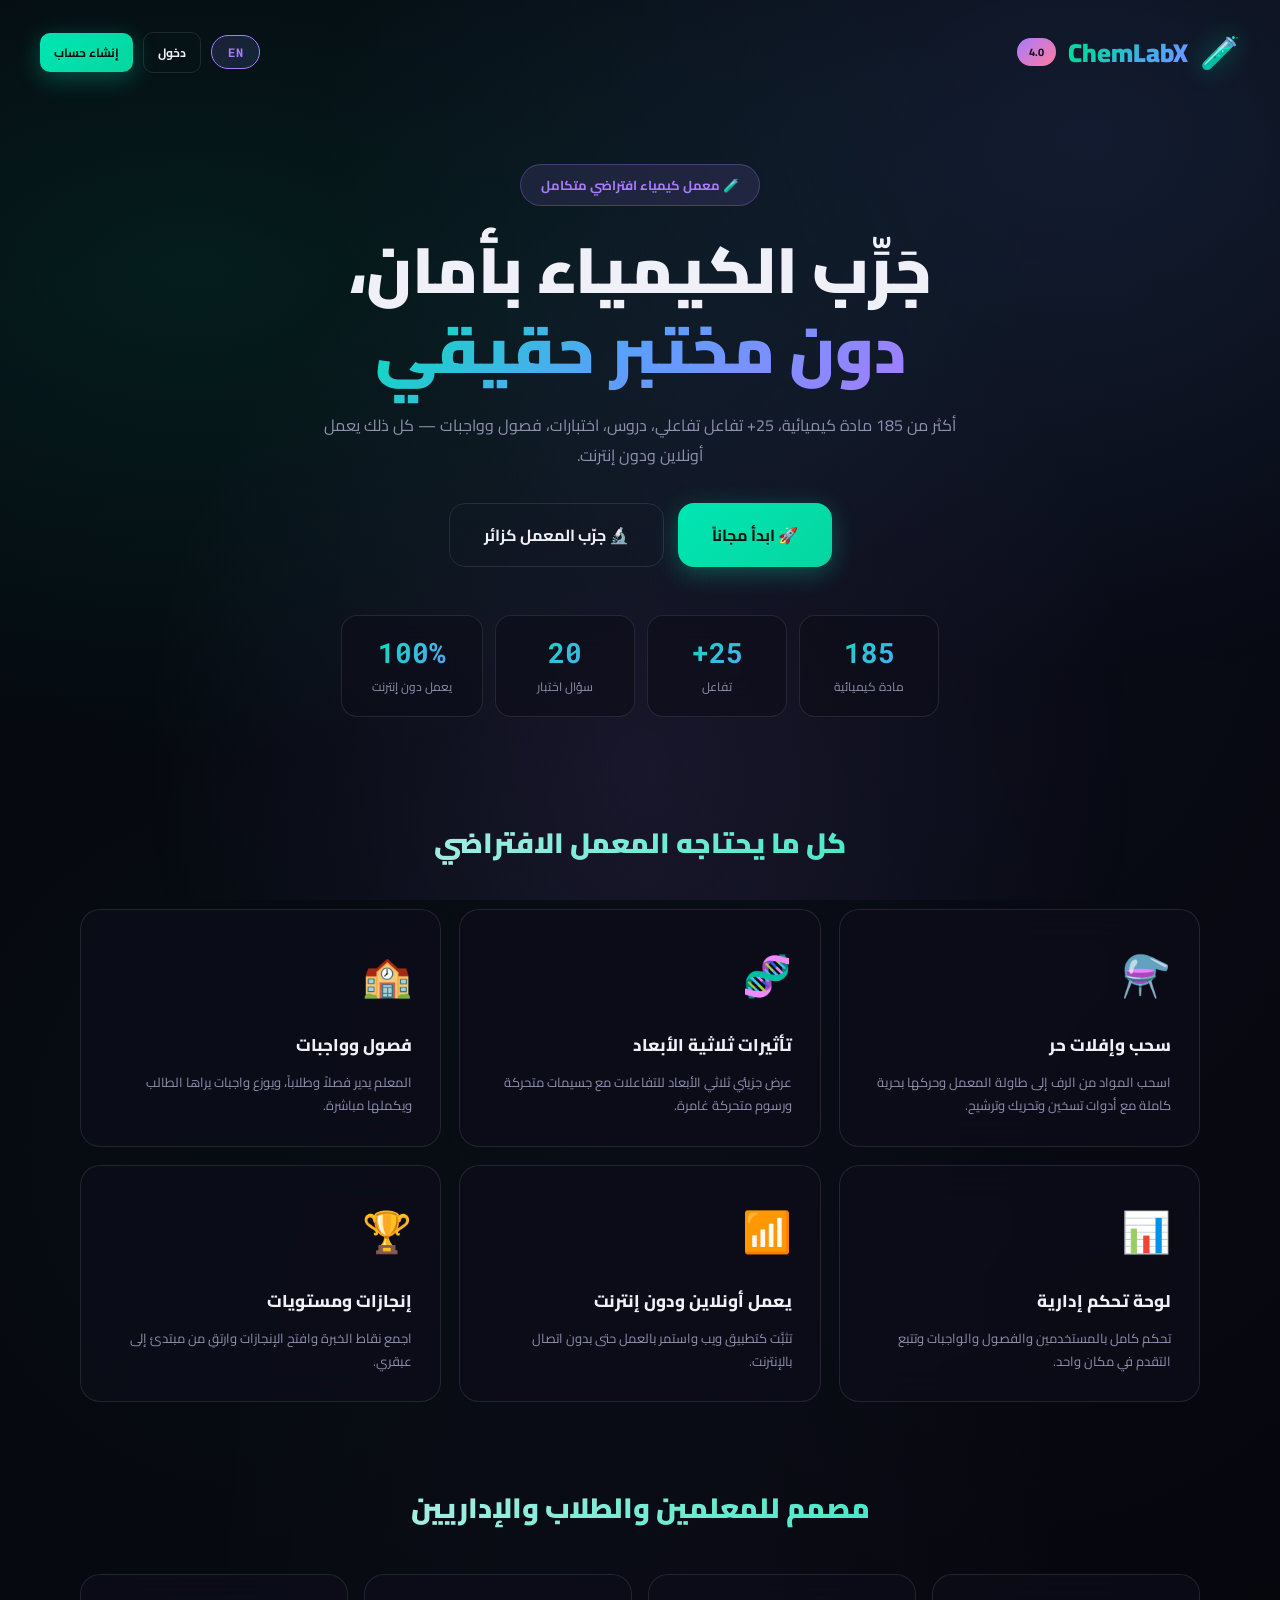
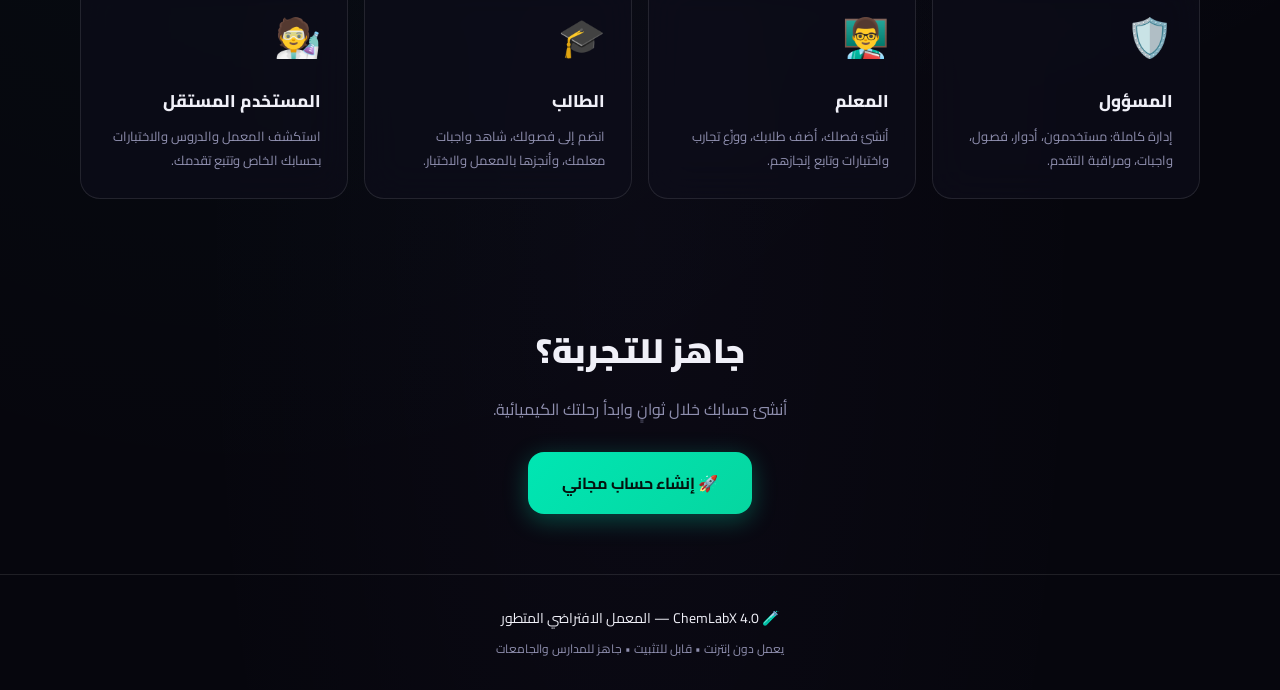
<file: index.html>
<!DOCTYPE html>
<html lang="ar" dir="rtl">
<head>
    <meta charset="UTF-8">
    <meta name="viewport" content="width=device-width, initial-scale=1.0">
    <title>ChemLabX 4.0 — المعمل الافتراضي المتطور</title>
    <meta name="description" content="معمل كيمياء افتراضي متكامل: تجارب تفاعلية، دروس، اختبارات، فصول وواجبات — يعمل بدون إنترنت.">
    <link rel="manifest" href="manifest.webmanifest">
    <link rel="apple-touch-icon" href="assets/icon-512.png">
    <link rel="stylesheet" href="css/fonts.css">
    <link rel="stylesheet" href="css/base.css">
    <link rel="stylesheet" href="css/components.css">
    <link rel="stylesheet" href="css/landing.css">
    <script>
        (function () {
            var t = localStorage.getItem('chemlabx_theme');
            if (t && t !== 'default') document.documentElement.setAttribute('data-theme', t);
            var l = localStorage.getItem('chemlabx_lang') || 'ar';
            document.documentElement.lang = l;
            document.documentElement.dir = l === 'ar' ? 'rtl' : 'ltr';
        })();
    </script>
</head>
<body>
    <a class="skip-link" href="#mainContent" data-ar="تخطي إلى المحتوى" data-en="Skip to content">تخطي إلى المحتوى</a>
    <div class="landing-bg" id="landingBg" aria-hidden="true"></div>
    <canvas id="landingCanvas" class="landing-canvas" aria-hidden="true"></canvas>

    <header class="landing-header">
        <div class="landing-logo">
            <span class="icon">🧪</span> ChemLabX<span class="version">4.0</span>
        </div>
        <div class="landing-nav">
            <button class="btn-lang" id="langToggle">EN</button>
            <a href="login.html" class="btn btn-ghost btn-sm" data-ar="دخول" data-en="Login">دخول</a>
            <a href="register.html" class="btn btn-primary btn-sm" data-ar="إنشاء حساب" data-en="Sign Up">إنشاء حساب</a>
        </div>
    </header>

    <main class="landing-hero" id="mainContent" tabindex="-1">
        <div class="hero-badge" data-ar="🧪 معمل كيمياء افتراضي متكامل" data-en="🧪 A complete virtual chemistry lab">🧪 معمل كيمياء افتراضي متكامل</div>
        <h1 class="hero-title"><span data-ar="جَرِّب الكيمياء بأمان،" data-en="Experiment with chemistry safely,">جَرِّب الكيمياء بأمان،</span><br><span class="grad" data-ar="دون مختبر حقيقي" data-en="without a real lab">دون مختبر حقيقي</span></h1>
        <p class="hero-sub" data-ar="أكثر من 185 مادة كيميائية، 25+ تفاعل تفاعلي، دروس، اختبارات، فصول وواجبات — كل ذلك يعمل أونلاين ودون إنترنت."
            data-en="185+ chemicals, 25+ interactive reactions, lessons, quizzes, classes & assignments — working online and offline.">أكثر من 185 مادة كيميائية، 25+ تفاعل تفاعلي، دروس، اختبارات، فصول وواجبات — كل ذلك يعمل أونلاين ودون إنترنت.</p>
        <div class="hero-cta">
            <a href="register.html" class="btn btn-primary btn-lg" data-ar="🚀 ابدأ مجاناً" data-en="🚀 Get Started Free">🚀 ابدأ مجاناً</a>
            <a href="lab.html" class="btn btn-ghost btn-lg" data-ar="🔬 جرّب المعمل كزائر" data-en="🔬 Try the lab as guest">🔬 جرّب المعمل كزائر</a>
        </div>

        <div class="hero-stats">
            <div class="stat"><div class="stat-value">185</div><div class="stat-label" data-ar="مادة كيميائية" data-en="Chemicals">مادة كيميائية</div></div>
            <div class="stat"><div class="stat-value">25+</div><div class="stat-label" data-ar="تفاعل" data-en="Reactions">تفاعل</div></div>
            <div class="stat"><div class="stat-value">20</div><div class="stat-label" data-ar="سؤال اختبار" data-en="Quiz questions">سؤال اختبار</div></div>
            <div class="stat"><div class="stat-value">100%</div><div class="stat-label" data-ar="يعمل دون إنترنت" data-en="Offline ready">يعمل دون إنترنت</div></div>
        </div>
    </main>

    <section class="landing-section">
        <h2 class="section-head" data-ar="كل ما يحتاجه المعمل الافتراضي" data-en="Everything a virtual lab needs">كل ما يحتاجه المعمل الافتراضي</h2>
        <div class="feature-grid">
            <div class="feature-card">
                <div class="feature-icon">⚗️</div>
                <h3 data-ar="سحب وإفلات حر" data-en="Free drag & drop">سحب وإفلات حر</h3>
                <p data-ar="اسحب المواد من الرف إلى طاولة المعمل وحركها بحرية كاملة مع أدوات تسخين وتحريك وترشيح."
                    data-en="Drag materials from the shelf to the workbench and move them freely with heating, stirring and filtering tools.">اسحب المواد من الرف إلى طاولة المعمل وحركها بحرية كاملة مع أدوات تسخين وتحريك وترشيح.</p>
            </div>
            <div class="feature-card">
                <div class="feature-icon">🧬</div>
                <h3 data-ar="تأثيرات ثلاثية الأبعاد" data-en="3D visual effects">تأثيرات ثلاثية الأبعاد</h3>
                <p data-ar="عرض جزيئي ثلاثي الأبعاد للتفاعلات مع جسيمات متحركة ورسوم متحركة غامرة."
                    data-en="3D molecular views of reactions with animated particles and immersive visuals.">عرض جزيئي ثلاثي الأبعاد للتفاعلات مع جسيمات متحركة ورسوم متحركة غامرة.</p>
            </div>
            <div class="feature-card">
                <div class="feature-icon">🏫</div>
                <h3 data-ar="فصول وواجبات" data-en="Classes & assignments">فصول وواجبات</h3>
                <p data-ar="المعلم يدير فصلاً وطلاباً، ويوزع واجبات يراها الطالب ويكملها مباشرة."
                    data-en="Teachers manage classes and students, and assign work that students complete directly.">المعلم يدير فصلاً وطلاباً، ويوزع واجبات يراها الطالب ويكملها مباشرة.</p>
            </div>
            <div class="feature-card">
                <div class="feature-icon">📊</div>
                <h3 data-ar="لوحة تحكم إدارية" data-en="Admin dashboard">لوحة تحكم إدارية</h3>
                <p data-ar="تحكم كامل بالمستخدمين والفصول والواجبات وتتبع التقدم في مكان واحد."
                    data-en="Full control over users, classes, assignments and progress tracking in one place.">تحكم كامل بالمستخدمين والفصول والواجبات وتتبع التقدم في مكان واحد.</p>
            </div>
            <div class="feature-card">
                <div class="feature-icon">📶</div>
                <h3 data-ar="يعمل أونلاين ودون إنترنت" data-en="Online & offline">يعمل أونلاين ودون إنترنت</h3>
                <p data-ar="تثبَّت كتطبيق ويب واستمر بالعمل حتى بدون اتصال بالإنترنت."
                    data-en="Install as a web app and keep working even without an internet connection.">تثبَّت كتطبيق ويب واستمر بالعمل حتى بدون اتصال بالإنترنت.</p>
            </div>
            <div class="feature-card">
                <div class="feature-icon">🏆</div>
                <h3 data-ar="إنجازات ومستويات" data-en="Achievements & levels">إنجازات ومستويات</h3>
                <p data-ar="اجمع نقاط الخبرة وافتح الإنجازات وارتقِ من مبتدئ إلى عبقري."
                    data-en="Earn XP, unlock achievements and rise from beginner to genius.">اجمع نقاط الخبرة وافتح الإنجازات وارتقِ من مبتدئ إلى عبقري.</p>
            </div>
        </div>
    </section>

    <section class="landing-section roles-section">
        <h2 class="section-head" data-ar="مصمم للمعلمين والطلاب والإداريين" data-en="Built for teachers, students & admins">مصمم للمعلمين والطلاب والإداريين</h2>
        <div class="roles-grid">
            <div class="role-card role-admin">
                <div class="role-icon">🛡️</div>
                <h3 data-ar="المسؤول" data-en="Admin">المسؤول</h3>
                <p data-ar="إدارة كاملة: مستخدمون، أدوار، فصول، واجبات، ومراقبة التقدم."
                    data-en="Full management: users, roles, classes, assignments and progress monitoring.">إدارة كاملة: مستخدمون، أدوار، فصول، واجبات، ومراقبة التقدم.</p>
            </div>
            <div class="role-card role-teacher">
                <div class="role-icon">👨‍🏫</div>
                <h3 data-ar="المعلم" data-en="Teacher">المعلم</h3>
                <p data-ar="أنشئ فصلك، أضف طلابك، ووزّع تجارب واختبارات وتابع إنجازهم."
                    data-en="Create your class, add students, assign experiments and quizzes, and track their work.">أنشئ فصلك، أضف طلابك، ووزّع تجارب واختبارات وتابع إنجازهم.</p>
            </div>
            <div class="role-card role-student">
                <div class="role-icon">🎓</div>
                <h3 data-ar="الطالب" data-en="Student">الطالب</h3>
                <p data-ar="انضم إلى فصولك، شاهد واجبات معلمك، وأنجزها بالمعمل والاختبار."
                    data-en="Join your classes, view your teacher's assignments and complete them in the lab and quiz.">انضم إلى فصولك، شاهد واجبات معلمك، وأنجزها بالمعمل والاختبار.</p>
            </div>
            <div class="role-card role-user">
                <div class="role-icon">🧑‍🔬</div>
                <h3 data-ar="المستخدم المستقل" data-en="Independent user">المستخدم المستقل</h3>
                <p data-ar="استكشف المعمل والدروس والاختبارات بحسابك الخاص وتتبع تقدمك."
                    data-en="Explore the lab, lessons and quizzes with your own account and track your progress.">استكشف المعمل والدروس والاختبارات بحسابك الخاص وتتبع تقدمك.</p>
            </div>
        </div>
    </section>

    <section class="landing-cta">
        <h2 data-ar="جاهز للتجربة؟" data-en="Ready to experiment?">جاهز للتجربة؟</h2>
        <p data-ar="أنشئ حسابك خلال ثوانٍ وابدأ رحلتك الكيميائية." data-en="Create your account in seconds and start your chemistry journey.">أنشئ حسابك خلال ثوانٍ وابدأ رحلتك الكيميائية.</p>
        <a href="register.html" class="btn btn-primary btn-lg" data-ar="🚀 إنشاء حساب مجاني" data-en="🚀 Create a free account">🚀 إنشاء حساب مجاني</a>
    </section>

    <footer class="landing-footer">
        <p>🧪 ChemLabX 4.0 — <span data-ar="المعمل الافتراضي المتطور" data-en="The advanced virtual lab">المعمل الافتراضي المتطور</span></p>
        <p class="muted" data-ar="يعمل دون إنترنت • قابل للتثبيت • جاهز للمدارس والجامعات"
            data-en="Offline ready • Installable • Ready for schools & universities">يعمل دون إنترنت • قابل للتثبيت • جاهز للمدارس والجامعات</p>
    </footer>

    <div class="toast-container" id="toastContainer"></div>

    <script src="js/core/i18n.js"></script>
    <script src="js/core/versions.js"></script>
    <script src="js/core/dataport.js"></script>
    <script src="js/core/db.js"></script>
    <script src="js/core/auth.js"></script>
    <script src="js/core/ui.js"></script>
    <script src="js/pages/landing.js"></script>
</body>
</html>
</file>
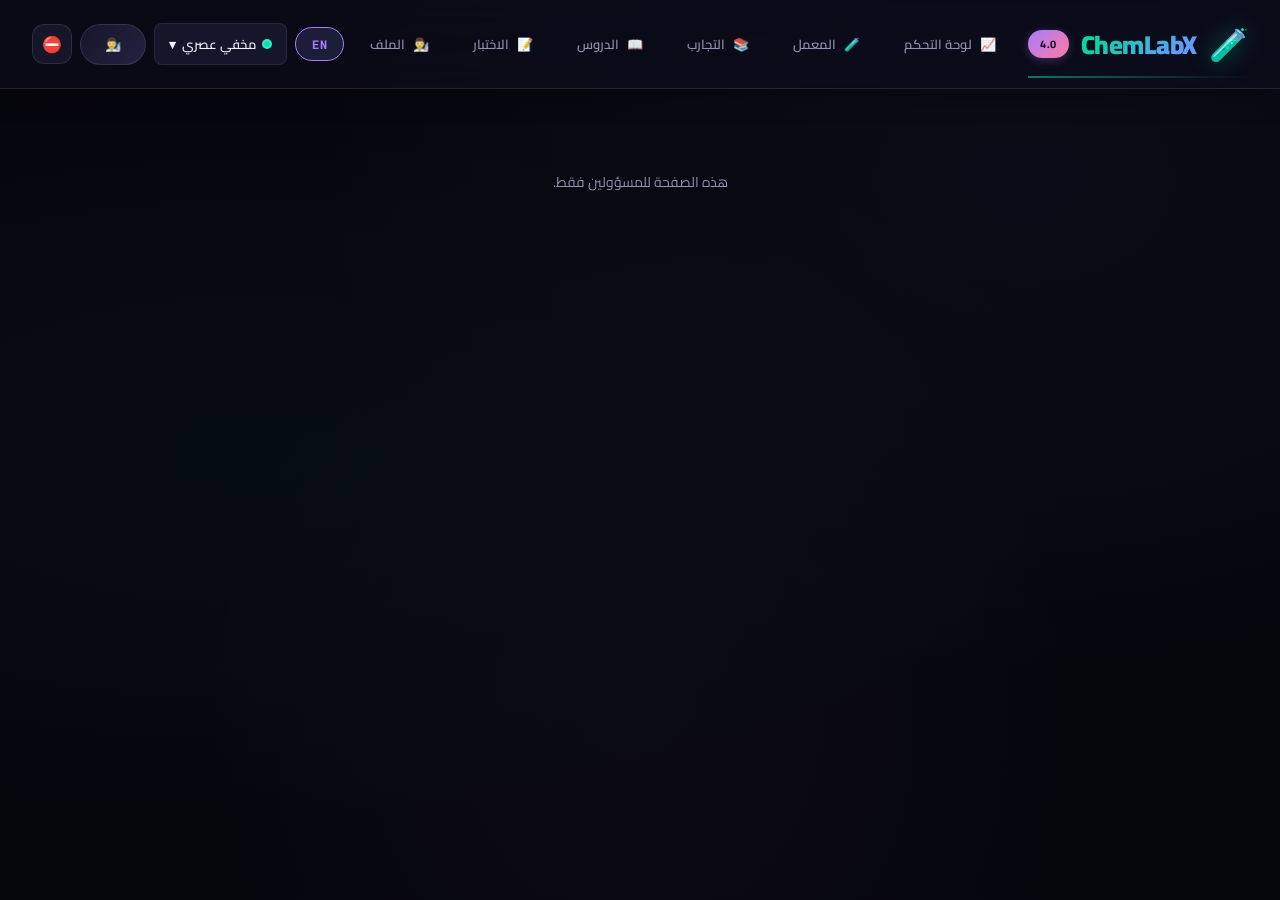
<file: admin.html>
<!DOCTYPE html>
<html lang="ar" dir="rtl">
<head>
    <meta charset="UTF-8">
    <meta name="viewport" content="width=device-width, initial-scale=1.0">
    <title>الإدارة — ChemLabX 4.0</title>
    <link rel="manifest" href="manifest.webmanifest">
    <link rel="stylesheet" href="css/fonts.css">
    <link rel="stylesheet" href="css/base.css">
    <link rel="stylesheet" href="css/components.css">
    <link rel="stylesheet" href="css/dashboard.css">
    <style>
        .admin-page { padding: 32px 20px 60px; max-width: 1000px; margin: 0 auto; }
        .admin-tabs { display: flex; gap: 10px; margin: 20px 0 18px; flex-wrap: wrap; }
        .tab-btn { background: var(--bg-card); border: 1px solid var(--glass-border); color: var(--text-secondary); padding: 10px 22px; border-radius: 12px; font-size: 13px; font-weight: 600; cursor: pointer; transition: var(--transition); }
        .tab-btn.active { background: linear-gradient(135deg, var(--accent-green), var(--accent-blue)); color: var(--on-primary); border-color: transparent; }
        .admin-panel { display: none; }
        .admin-panel.active { display: block; animation: fadeUp 0.3s ease; }
        .user-row { display: flex; align-items: center; gap: 14px; padding: 14px 16px; border-radius: 14px; background: var(--bg-card); border: 1px solid var(--glass-border); margin-bottom: 10px; }
        .user-row .avatar { width: 40px; height: 40px; border-radius: 50%; background: rgba(var(--accent-blue-rgb), 0.15); display: flex; align-items: center; justify-content: center; font-size: 18px; }
        .user-row .uname { font-weight: 700; font-size: 14px; color: var(--text-primary); }
        .user-row .uemail { font-size: 11px; color: var(--text-secondary); direction: ltr; text-align: end; }
        .user-row .spacer { flex: 1; }
        .select-role { background: var(--bg-hover); border: 1px solid var(--glass-border); color: var(--text-primary); border-radius: 10px; padding: 6px 10px; font-size: 12px; }
        .badge-archived { font-size: 11px; color: var(--accent-red); background: rgba(var(--accent-red-rgb), 0.12); padding: 2px 10px; border-radius: 20px; }
        .mini-stat { display: inline-block; background: rgba(var(--accent-purple-rgb), 0.12); color: var(--accent-purple); font-size: 11px; font-weight: 700; padding: 3px 12px; border-radius: 20px; }
        .admin-empty { text-align: center; padding: 40px; color: var(--text-secondary); font-size: 14px; }
        .user-row > div { min-width: 0; }
        .user-row .uemail { overflow-wrap: anywhere; }
        @media (max-width: 560px) {
            .admin-page { padding: 20px 12px 40px; }
            .user-row { flex-wrap: wrap; gap: 10px; }
            .user-row .spacer { display: none; }
            .user-row .select-role { flex: 1 1 120px; }
        }
    </style>
    <script>
        (function () {
            var t = localStorage.getItem('chemlabx_theme');
            if (t && t !== 'default') document.documentElement.setAttribute('data-theme', t);
            var l = localStorage.getItem('chemlabx_lang') || 'ar';
            document.documentElement.lang = l;
            document.documentElement.dir = l === 'ar' ? 'rtl' : 'ltr';
        })();
    </script>
</head>
<body>
    <div id="site-nav"></div>

    <div class="app-wrapper">
        <main class="admin-page" id="adminRoot"></main>
    </div>

    <div class="toast-container" id="toastContainer"></div>

    <script src="js/core/i18n.js"></script>
    <script src="js/core/versions.js"></script>
    <script src="js/core/dataport.js"></script>
    <script src="js/core/db.js"></script>
    <script src="js/core/auth.js"></script>
    <script src="js/core/ui.js"></script>
    <script src="js/pages/admin.js"></script>
</body>
</html>
</file>
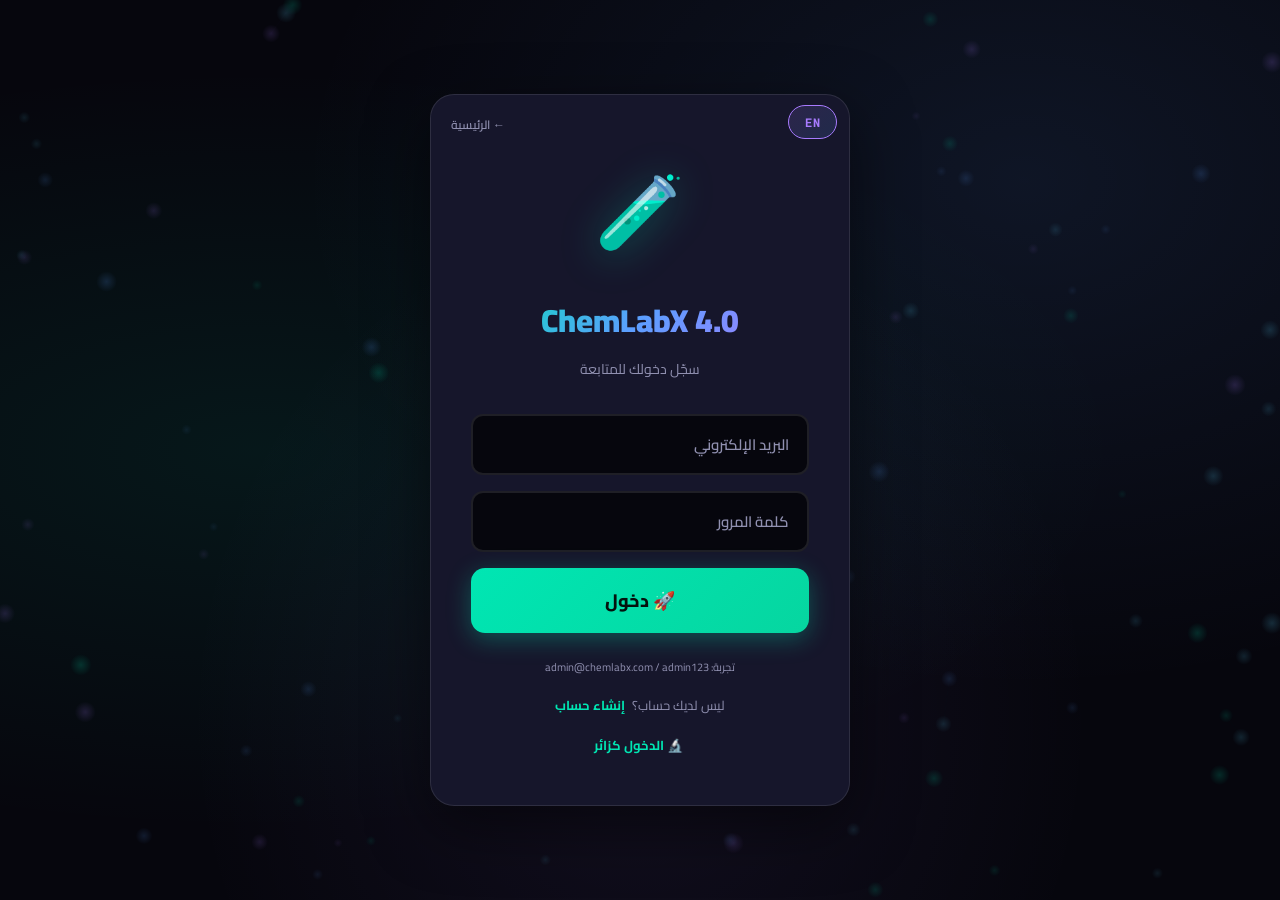
<file: dashboard.html>
<!DOCTYPE html>
<html lang="ar" dir="rtl">
<head>
    <meta charset="UTF-8">
    <meta name="viewport" content="width=device-width, initial-scale=1.0">
    <title>لوحة التحكم — ChemLabX 4.0</title>
    <link rel="manifest" href="manifest.webmanifest">
    <link rel="stylesheet" href="css/fonts.css">
    <link rel="stylesheet" href="css/base.css">
    <link rel="stylesheet" href="css/components.css">
    <link rel="stylesheet" href="css/dashboard.css">
    <script>
        (function () {
            var t = localStorage.getItem('chemlabx_theme');
            if (t && t !== 'default') document.documentElement.setAttribute('data-theme', t);
            var l = localStorage.getItem('chemlabx_lang') || 'ar';
            document.documentElement.lang = l;
            document.documentElement.dir = l === 'ar' ? 'rtl' : 'ltr';
        })();
    </script>
</head>
<body>
    <div id="site-nav"></div>

    <main class="page-shell" id="dashRoot"></main>

    <!-- Create Class Modal -->
    <div class="modal-overlay" id="classModal">
        <div class="modal">
            <h2><span data-ar="🏫 إنشاء فصل جديد" data-en="🏫 Create a new class">🏫 إنشاء فصل جديد</span>
                <button type="button" class="close-modal" id="closeClassModal" aria-label="إغلاق" data-ar-aria-label="إغلاق" data-en-aria-label="Close">✕</button></h2>
            <div class="modal-body">
                <div class="form-field">
                    <label class="form-label" for="clsName" data-ar="اسم الفصل" data-en="Class name">اسم الفصل</label>
                    <input type="text" class="form-input" id="clsName" placeholder="مثال: كيمياء 101" data-ar-placeholder="مثال: كيمياء 101" data-en-placeholder="e.g. Chemistry 101">
                </div>
                <div class="form-field">
                    <label class="form-label" for="clsDesc" data-ar="الوصف (اختياري)" data-en="Description (optional)">الوصف (اختياري)</label>
                    <input type="text" class="form-input" id="clsDesc" placeholder="" data-ar-placeholder="وصف قصير للفصل" data-en-placeholder="Short class description">
                </div>
                <button type="button" class="btn btn-primary" id="saveClass" data-ar="✅ إنشاء الفصل" data-en="✅ Create class">✅ إنشاء الفصل</button>
            </div>
        </div>
    </div>

    <!-- Join Class Modal (students) -->
    <div class="modal-overlay" id="joinModal">
        <div class="modal">
            <h2><span data-ar="🔑 الانضمام لفصل" data-en="🔑 Join a class">🔑 الانضمام لفصل</span>
                <button type="button" class="close-modal" id="closeJoinModal" aria-label="إغلاق" data-ar-aria-label="إغلاق" data-en-aria-label="Close">✕</button></h2>
            <div class="modal-body">
                <div class="form-field">
                    <label class="form-label" for="joinCode" data-ar="رمز الفصل" data-en="Class code">رمز الفصل</label>
                    <input type="text" class="form-input" id="joinCode" placeholder="مثال: CH101" data-ar-placeholder="مثال: CH101" data-en-placeholder="e.g. CH101" style="direction:ltr;text-align:center;font-family:var(--font-mono);letter-spacing:3px;">
                </div>
                <button type="button" class="btn btn-primary" id="saveJoin" data-ar="✅ انضمام" data-en="✅ Join">✅ انضمام</button>
            </div>
        </div>
    </div>

    <!-- Create Assignment Modal (teacher) -->
    <div class="modal-overlay" id="assignmentModal">
        <div class="modal">
            <h2><span data-ar="📝 إنشاء واجب" data-en="📝 Create assignment">📝 إنشاء واجب</span>
                <button type="button" class="close-modal" id="closeAssignmentModal" aria-label="إغلاق" data-ar-aria-label="إغلاق" data-en-aria-label="Close">✕</button></h2>
            <div class="modal-body">
                <div class="form-field">
                    <label class="form-label" for="asgTitle" data-ar="عنوان الواجب" data-en="Assignment title">عنوان الواجب</label>
                    <input type="text" class="form-input" id="asgTitle" placeholder="">
                </div>
                <div class="form-field">
                    <label class="form-label" for="asgType" data-ar="نوع الواجب" data-en="Assignment type">نوع الواجب</label>
                    <select class="form-select" id="asgType">
                        <option value="lab" data-ar="تجربة معملية" data-en="Lab experiment">تجربة معملية</option>
                        <option value="lesson" data-ar="درس تعليمي" data-en="Lesson">درس تعليمي</option>
                        <option value="quiz" data-ar="اختبار" data-en="Quiz">اختبار</option>
                    </select>
                </div>
                <div class="form-field">
                    <label class="form-label" for="asgTarget" data-ar="الهدف" data-en="Target">الهدف</label>
                    <select class="form-select" id="asgTarget"></select>
                </div>
                <div class="form-field">
                    <label class="form-label" for="asgDesc" data-ar="وصف الواجب" data-en="Description">وصف الواجب</label>
                    <textarea class="form-textarea" id="asgDesc"></textarea>
                </div>
                <div class="form-field">
                    <label class="form-label" for="asgDue" data-ar="الاستحقاق (اختياري)" data-en="Due date (optional)">الاستحقاق (اختياري)</label>
                    <input type="datetime-local" class="form-input" id="asgDue" style="direction:ltr;">
                </div>
                <button type="button" class="btn btn-primary" id="saveAssignment" data-ar="✅ نشر الواجب" data-en="✅ Publish assignment">✅ نشر الواجب</button>
            </div>
        </div>
    </div>

    <!-- Add student to class modal -->
    <div class="modal-overlay" id="addStudentModal">
        <div class="modal">
            <h2><span data-ar="👩‍🎓 إضافة طالب" data-en="👩‍🎓 Add student">👩‍🎓 إضافة طالب</span>
                <button type="button" class="close-modal" id="closeAddStudentModal" aria-label="إغلاق" data-ar-aria-label="إغلاق" data-en-aria-label="Close">✕</button></h2>
            <div class="modal-body">
                <p class="form-hint" data-ar="أدخل بريد الطالب المسجل أو أنشئ حساباً له بهذا البريد."
                    data-en="Enter the student's registered email, or create an account with this email.">أدخل بريد الطالب المسجل أو أنشئ حساباً له بهذا البريد.</p>
                <div class="form-field">
                    <label class="form-label" for="stdEmail" data-ar="البريد الإلكتروني" data-en="Email">البريد الإلكتروني</label>
                    <input type="email" class="form-input" id="stdEmail" placeholder="student@school.com">
                </div>
                <div class="form-field" id="stdNameWrap">
                    <label class="form-label" for="stdName" data-ar="الاسم (لإنشاء حساب جديد)" data-en="Name (for new account)">الاسم (لإنشاء حساب جديد)</label>
                    <input type="text" class="form-input" id="stdName" placeholder="">
                </div>
                <div class="form-field">
                    <label class="form-label" for="stdPass" data-ar="كلمة مرور مؤقتة" data-en="Temporary password">كلمة مرور مؤقتة</label>
                    <input type="text" class="form-input" id="stdPass" value="student123">
                </div>
                <button type="button" class="btn btn-primary" id="saveAddStudent" data-ar="✅ إضافة للفصل" data-en="✅ Add to class">✅ إضافة للفصل</button>
            </div>
        </div>
    </div>

    <div class="toast-container" id="toastContainer"></div>

    <script src="js/core/i18n.js"></script>
    <script src="js/core/versions.js"></script>
    <script src="js/core/dataport.js"></script>
    <script src="js/core/db.js"></script>
    <script src="js/core/auth.js"></script>
    <script src="js/core/ui.js"></script>
    <script src="js/data/materials.js"></script>
    <script src="js/data/reactions.js"></script>
    <script src="js/data/achievements.js"></script>
    <script src="js/pages/dashboard.js"></script>
</body>
</html>
</file>
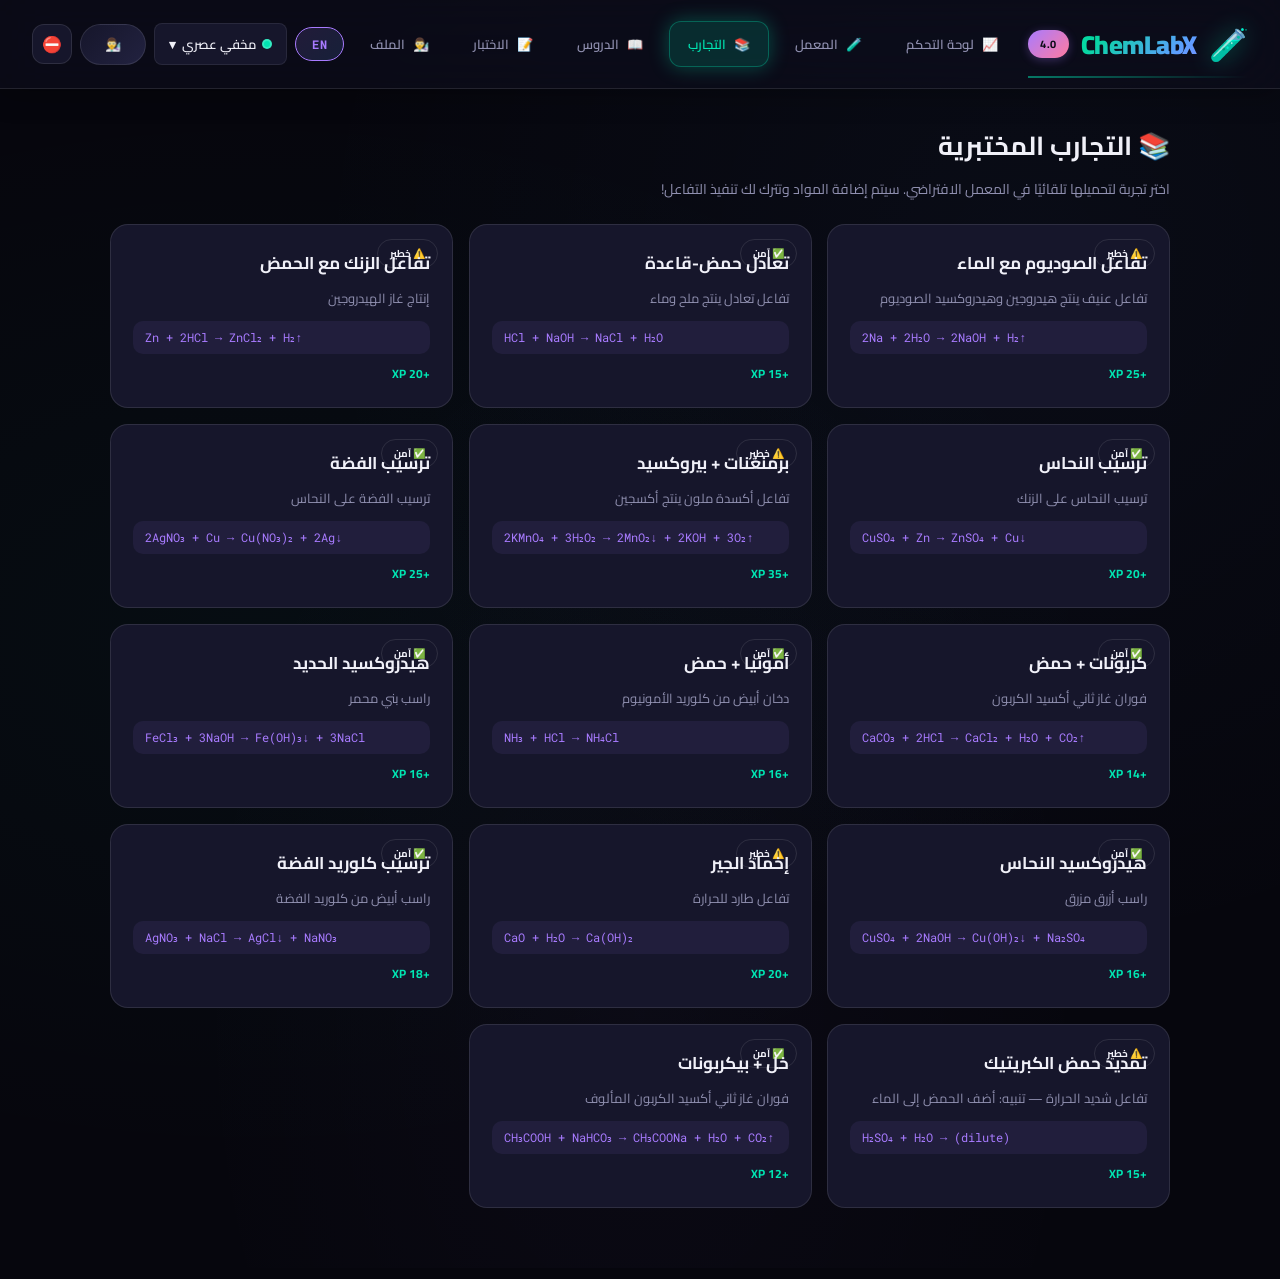
<file: experiments.html>
<!DOCTYPE html>
<html lang="ar" dir="rtl">
<head>
    <meta charset="UTF-8">
    <meta name="viewport" content="width=device-width, initial-scale=1.0">
    <title>التجارب — ChemLabX 4.0</title>
    <link rel="manifest" href="manifest.webmanifest">
    <link rel="stylesheet" href="css/fonts.css">
    <link rel="stylesheet" href="css/base.css">
    <link rel="stylesheet" href="css/components.css">
    <link rel="stylesheet" href="css/dashboard.css">
    <style>
        .experiments-page { padding: 32px 20px 60px; max-width: 1100px; margin: 0 auto; }
        .lessons-header h1 { font-size: 26px; color: var(--text-primary); }
        .lessons-header p { color: var(--text-secondary); margin-top: 6px; font-size: 14px; }
        .experiment-grid { display: grid; grid-template-columns: repeat(auto-fill, minmax(320px, 1fr)); gap: 16px; margin-top: 22px; }
        .experiment-card { margin-bottom: 0; }
        .exp-equation { font-family: var(--font-mono); direction: ltr; text-align: left; font-size: 12px; color: var(--accent-purple); background: rgba(var(--accent-purple-rgb), 0.08); padding: 8px 12px; border-radius: 10px; margin-top: 12px; }
        .exp-xp { font-size: 12px; color: var(--accent-green); font-weight: 700; margin-top: 8px; }
        .exp-badge { position: absolute; top: 14px; right: 14px; }
    </style>
    <script>
        (function () {
            var t = localStorage.getItem('chemlabx_theme');
            if (t && t !== 'default') document.documentElement.setAttribute('data-theme', t);
            var l = localStorage.getItem('chemlabx_lang') || 'ar';
            document.documentElement.lang = l;
            document.documentElement.dir = l === 'ar' ? 'rtl' : 'ltr';
        })();
    </script>
</head>
<body>
    <div id="site-nav"></div>

    <div class="app-wrapper">
        <main class="experiments-page" id="expRoot"></main>
    </div>

    <div class="toast-container" id="toastContainer"></div>

    <script src="js/core/i18n.js"></script>
    <script src="js/core/versions.js"></script>
    <script src="js/core/dataport.js"></script>
    <script src="js/core/db.js"></script>
    <script src="js/core/auth.js"></script>
    <script src="js/core/ui.js"></script>
    <script src="js/data/materials.js"></script>
    <script src="js/data/reactions.js"></script>
    <script src="js/data/achievements.js"></script>
    <script src="js/pages/experiments.js"></script>
</body>
</html>
</file>
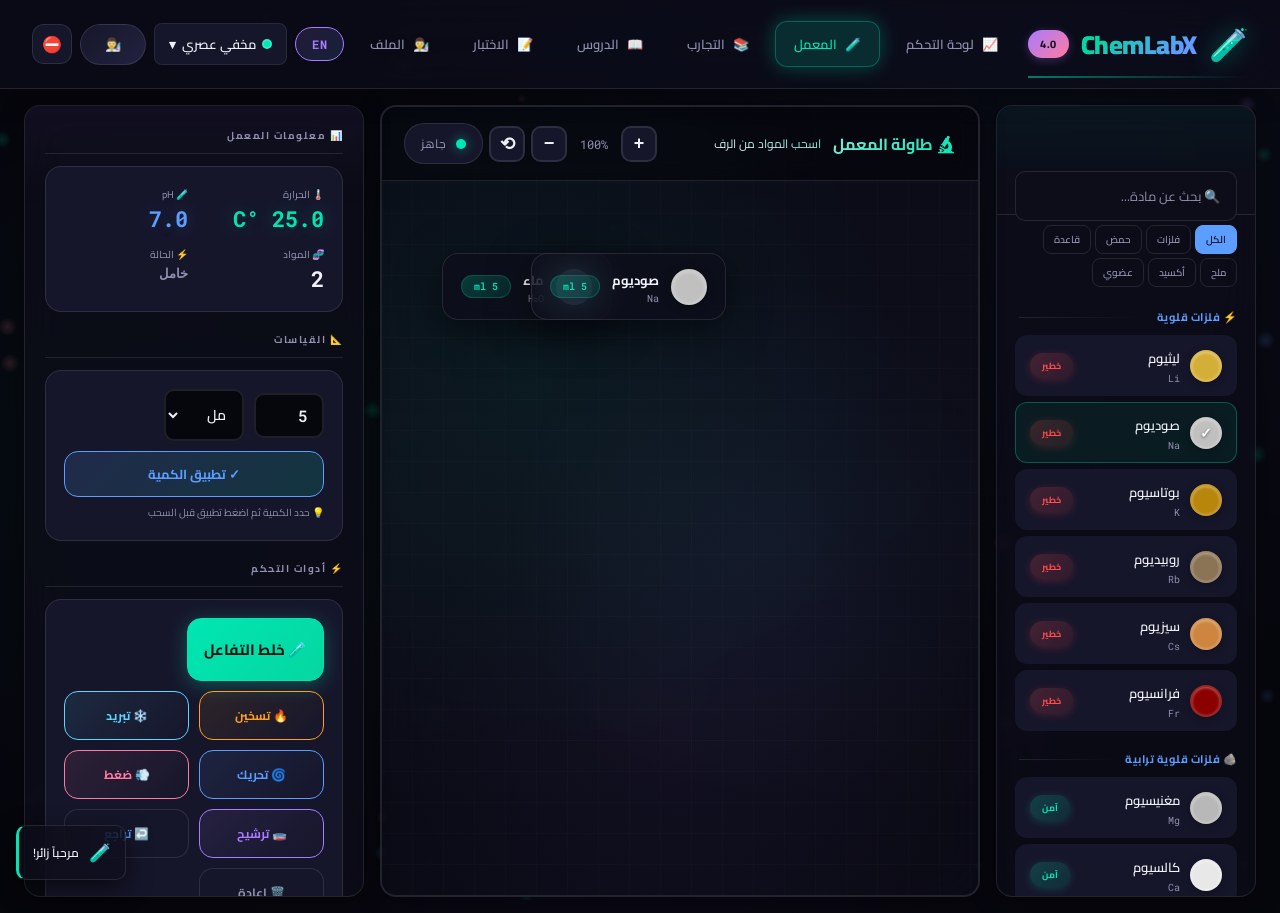
<file: lab.html>
<!DOCTYPE html>
<html lang="ar" dir="rtl">
<head>
    <meta charset="UTF-8">
    <meta name="viewport" content="width=device-width, initial-scale=1.0">
    <title>المعمل — ChemLabX 4.0</title>
    <link rel="manifest" href="manifest.webmanifest">
    <link rel="stylesheet" href="css/fonts.css">
    <link rel="stylesheet" href="css/base.css">
    <link rel="stylesheet" href="css/components.css">
    <link rel="stylesheet" href="css/lab.css">
    <script>
        (function () {
            var t = localStorage.getItem('chemlabx_theme');
            if (t && t !== 'default') document.documentElement.setAttribute('data-theme', t);
            var l = localStorage.getItem('chemlabx_lang') || 'ar';
            document.documentElement.lang = l;
            document.documentElement.dir = l === 'ar' ? 'rtl' : 'ltr';
        })();
    </script>
</head>
<body>
    <canvas id="labCanvas" class="lab-canvas" aria-hidden="true"></canvas>
    <div id="site-nav"></div>

    <div class="app-wrapper">
        <h1 class="sr-only" data-ar="المعمل الافتراضي" data-en="Virtual laboratory">المعمل الافتراضي</h1>

        <!-- MAIN LAYOUT -->
        <div class="main-layout">

            <!-- LEFT - Materials Library -->
            <aside class="sidebar-left" id="materialShelf">
                <div class="section-title" data-ar="🧪 المواد" data-en="🧪 Materials">🧪 المواد
                    <span class="count" id="materialCount" data-ar="185 مادة" data-en="185 Materials">185 مادة</span>
                </div>
                <input type="text" class="search-box" id="searchMaterials" placeholder="🔍 بحث عن مادة..." aria-label="بحث عن مادة" data-ar-aria-label="بحث عن مادة" data-en-aria-label="Search materials" data-ar-placeholder="🔍 بحث عن مادة..." data-en-placeholder="🔍 Search materials...">
                <div class="category-filters" id="categoryFilters">
                    <button class="cat-btn active" data-cat="all" data-ar="الكل" data-en="All">الكل</button>
                    <button class="cat-btn" data-cat="metal" data-ar="فلزات" data-en="Metals">فلزات</button>
                    <button class="cat-btn" data-cat="acid" data-ar="حمض" data-en="Acids">حمض</button>
                    <button class="cat-btn" data-cat="base" data-ar="قاعدة" data-en="Bases">قاعدة</button>
                    <button class="cat-btn" data-cat="salt" data-ar="ملح" data-en="Salts">ملح</button>
                    <button class="cat-btn" data-cat="oxide" data-ar="أكسيد" data-en="Oxides">أكسيد</button>
                    <button class="cat-btn" data-cat="organic" data-ar="عضوي" data-en="Organic">عضوي</button>
                </div>
                <div id="materialsContainer"></div>
                <div id="toolsContainer"></div>
            </aside>

            <!-- WORKBENCH -->
            <main class="workbench" id="workbench">
                <div class="bench-header">
                    <h2 data-ar="🔬 طاولة المعمل" data-en="🔬 Workbench">🔬 طاولة المعمل
                        <span style="font-size:12px;font-weight:400;color:var(--text-secondary);" data-ar="اسحب المواد من الرف" data-en="Drag materials from shelf">اسحب المواد من الرف</span>
                    </h2>
                    <div class="bench-controls">
                        <button class="zoom-btn" id="zoomIn" title="تكبير" aria-label="تكبير" data-ar-aria-label="تكبير" data-en-aria-label="Zoom in">+</button>
                        <span class="zoom-level" id="zoomLevel">100%</span>
                        <button class="zoom-btn" id="zoomOut" title="تصغير" aria-label="تصغير" data-ar-aria-label="تصغير" data-en-aria-label="Zoom out">−</button>
                        <button class="zoom-btn" id="zoomReset" title="إعادة ضبط" aria-label="إعادة ضبط التكبير" data-ar-aria-label="إعادة ضبط التكبير" data-en-aria-label="Reset zoom">⟲</button>
                        <div class="status">
                            <span class="status-dot" id="statusDot"></span>
                            <span id="benchStatus">جاهز</span>
                        </div>
                    </div>
                </div>
                <div class="drop-zone" id="dropZone">
                    <div style="position:absolute;top:50%;left:50%;transform:translate(-50%,-50%);color:var(--text-secondary);font-size:13px;text-align:center;pointer-events:none;z-index:1;transition:opacity 0.3s;" id="placeholderText">
                        <span data-ar="🖱️ اسحب المواد والأدوات إلى هنا" data-en="🖱️ Drag materials here">🖱️ اسحب المواد والأدوات إلى هنا</span><br>
                        <span style="font-size:11px;" data-ar='ثم اضغط "🧪 خلط" أو Enter لبدء التفاعل' data-en='Then press "🧪 Mix" or Enter'>ثم اضغط "🧪 خلط" أو Enter لبدء التفاعل</span>
                    </div>
                    <div class="bench-assignment-banner" id="asgBanner" style="display:none;"></div>
                </div>
            </main>

            <!-- RIGHT SIDEBAR -->
            <aside class="sidebar-right" id="infoPanel">
                <div class="sidebar-section">
                    <div class="sidebar-section-title" data-ar="📊 معلومات المعمل" data-en="📊 Lab Info">📊 معلومات المعمل</div>
                    <div class="info-card">
                        <div class="info-grid">
                            <div><div class="label" data-ar="🌡️ الحرارة" data-en="🌡️ Temp">🌡️ الحرارة</div><div class="value green" id="tempDisplay">25.0 °C</div></div>
                            <div><div class="label" data-ar="🧪 pH" data-en="🧪 pH">🧪 pH</div><div class="value blue" id="phDisplay">7.0</div></div>
                            <div><div class="label" data-ar="🧬 المواد" data-en="🧬 Items">🧬 المواد</div><div class="value" id="itemCount" style="color:var(--text-primary);">0</div></div>
                            <div><div class="label" data-ar="⚡ الحالة" data-en="⚡ Status">⚡ الحالة</div><div class="value" id="reactionStatus" style="font-size:13px;color:var(--text-secondary);">⏸️ خامل</div></div>
                        </div>
                    </div>
                </div>
                <div class="sidebar-section">
                    <div class="sidebar-section-title" data-ar="📐 القياسات" data-en="📐 Measurements">📐 القياسات</div>
                    <div class="info-card">
                        <div class="measure-control">
                            <input type="number" id="qtyInput" value="5" min="0.1" max="100" step="0.1" style="width:70px;" aria-label="الكمية" data-ar-aria-label="الكمية" data-en-aria-label="Amount">
                            <select id="qtyUnit" style="width:80px;">
                                <option value="ml">مل</option>
                                <option value="g">جرام</option>
                                <option value="mol">مول</option>
                                <option value="drop">قطرة</option>
                            </select>
                        </div>
                        <button class="btn-action qty-apply-btn" id="applyQty" data-ar="✓ تطبيق الكمية" data-en="✓ Apply Quantity">✓ تطبيق الكمية</button>
                        <div style="font-size:10px;color:var(--text-secondary);margin-top:6px;" data-ar="💡 حدد الكمية ثم اضغط تطبيق قبل السحب" data-en="💡 Set quantity then Apply before dragging">💡 حدد الكمية ثم اضغط تطبيق قبل السحب</div>
                    </div>
                </div>
                <div class="sidebar-section">
                    <div class="sidebar-section-title" data-ar="⚡ أدوات التحكم" data-en="⚡ Controls">⚡ أدوات التحكم</div>
                    <div class="info-card">
                        <button class="btn-action mix" id="mixBtn" data-ar="🧪 خلط التفاعل" data-en="🧪 Mix">🧪 خلط التفاعل</button>
                        <div style="height:10px;"></div>
                        <div class="action-buttons">
                            <button class="btn-action heat" id="heatBtn" data-ar="🔥 تسخين" data-en="🔥 Heat">🔥 تسخين</button>
                            <button class="btn-action cool-btn" id="coolBtn" data-ar="❄️ تبريد" data-en="❄️ Cool">❄️ تبريد</button>
                            <button class="btn-action stir-btn" id="stirBtn" data-ar="🌀 تحريك" data-en="🌀 Stir">🌀 تحريك</button>
                            <button class="btn-action pressure-btn" id="pressureBtn" data-ar="💨 ضغط" data-en="💨 Pressure">💨 ضغط</button>
                            <button class="btn-action filter-btn" id="filterBtn" data-ar="🧫 ترشيح" data-en="🧫 Filter">🧫 ترشيح</button>
                            <button class="btn-action undo-btn" id="undoBtn" title="تراجع (Ctrl+Z)" data-ar="↩️ تراجع" data-en="↩️ Undo">↩️ تراجع</button>
                            <button class="btn-action reset" id="resetBtn" data-ar="🗑️ إعادة" data-en="🗑️ Reset">🗑️ إعادة</button>
                        </div>
                    </div>
                </div>
                <div class="sidebar-section">
                    <div class="product-panel" id="productPanel">
                        <div class="product-header">
                            <h4 data-ar="🧬 نواتج التفاعل" data-en="🧬 Products">🧬 نواتج التفاعل</h4>
                            <button class="product-clear" id="productClear" title="إخفاء">✕</button>
                        </div>
                        <div class="product-equation" id="productEquation"></div>
                        <div class="product-changes" id="productChanges"></div>
                        <div class="molecule-3d-wrap" id="molecule3dWrap" style="display:none;">
                            <div class="molecule-3d" id="molecule3d"></div>
                            <div class="molecule-3d-label" data-ar="عرض ثلاثي الأبعاد" data-en="3D view">عرض ثلاثي الأبعاد</div>
                        </div>
                        <div class="product-list" id="productList"></div>
                    </div>
                </div>
                <div class="sidebar-section" style="flex:1;">
                    <div class="sidebar-section-title">
                        <span data-ar="📜 السجل" data-en="📜 Log">📜 السجل</span>
                        <button class="log-full-btn" id="openFullLog" title="عرض السجل الكامل" data-ar="📋 عرض كامل" data-en="📋 Full Log">📋 عرض كامل</button>
                    </div>
                    <div class="info-card" style="flex:1;min-height:100px;">
                        <div class="reaction-log" id="logContainer">
                            <div class="log-entry"><span class="time">--:--</span><span style="color:var(--text-secondary);">🚀 ChemLabX 4.0 جاهز!</span></div>
                        </div>
                    </div>
                </div>
                <div class="sidebar-section">
                    <div class="sidebar-section-title" data-ar="🏆 التقييم" data-en="🏆 Score">🏆 التقييم</div>
                    <div class="info-card">
                        <div class="score-display">
                            <div class="score-item"><span class="score-label" data-ar="نقاط الخبرة" data-en="XP">نقاط الخبرة</span><span class="score-value purple" id="xpDisplay">0 XP</span></div>
                            <div class="score-divider"></div>
                            <div class="score-item"><span class="score-label" data-ar="المستوى" data-en="Level">المستوى</span><span class="score-value green" id="levelDisplay">🥉 مبتدئ</span></div>
                        </div>
                        <div style="height:12px;"></div>
                        <a class="btn-action quiz-btn" href="quiz.html" id="testBtn" style="display:block;text-align:center;text-decoration:none;" data-ar="📝 ابدأ الاختبار" data-en="📝 Start Quiz">📝 ابدأ الاختبار</a>
                    </div>
                </div>
            </aside>
        </div>
    </div>

    <!-- REACTION DETAIL MODAL -->
    <div class="detail-overlay" id="detailModal">
        <div class="detail-card">
            <div class="detail-header">
                <h3 id="detailTitle" data-ar="تفاصيل التفاعل" data-en="Reaction Details">تفاصيل التفاعل</h3>
                <button type="button" class="detail-close" id="detailClose" aria-label="إغلاق" data-ar-aria-label="إغلاق" data-en-aria-label="Close">✕</button>
            </div>
            <div class="detail-body" id="detailBody"></div>
        </div>
    </div>

    <!-- FULL LOG MODAL -->
    <div class="detail-overlay" id="fullLogModal">
        <div class="detail-card" style="max-width:700px;">
            <div class="detail-header">
                <h3 id="fullLogTitle" data-ar="📜 سجل التفاعلات الكامل" data-en="📜 Full Reaction Log">📜 سجل التفاعلات الكامل</h3>
                <button type="button" class="detail-close" id="fullLogClose" aria-label="إغلاق" data-ar-aria-label="إغلاق" data-en-aria-label="Close">✕</button>
            </div>
            <div class="detail-body">
                <div class="full-log-stats" id="fullLogStats"></div>
                <div class="full-log-list" id="fullLogList"></div>
            </div>
        </div>
    </div>

    <div class="toast-container" id="toastContainer"></div>

    <script src="js/core/i18n.js"></script>
    <script src="js/core/versions.js"></script>
    <script src="js/core/dataport.js"></script>
    <script src="js/core/db.js"></script>
    <script src="js/core/auth.js"></script>
    <script src="js/core/ui.js"></script>
    <script src="js/data/materials.js"></script>
    <script src="js/data/reactions.js"></script>
    <script src="js/data/achievements.js"></script>
    <script src="js/domain/chemistry.js"></script>
    <script src="js/domain/laboratory.js"></script>
    <script src="js/domain/safety.js"></script>
    <script src="js/domain/results.js"></script>
    <script src="js/lab/particles.js"></script>
    <script src="js/lab/effects.js"></script>
    <script src="js/lab/shelf.js"></script>
    <script src="js/lab/bench.js"></script>
    <script src="js/lab/engine.js"></script>
    <script src="js/lab/lab.js"></script>
</body>
</html>
</file>
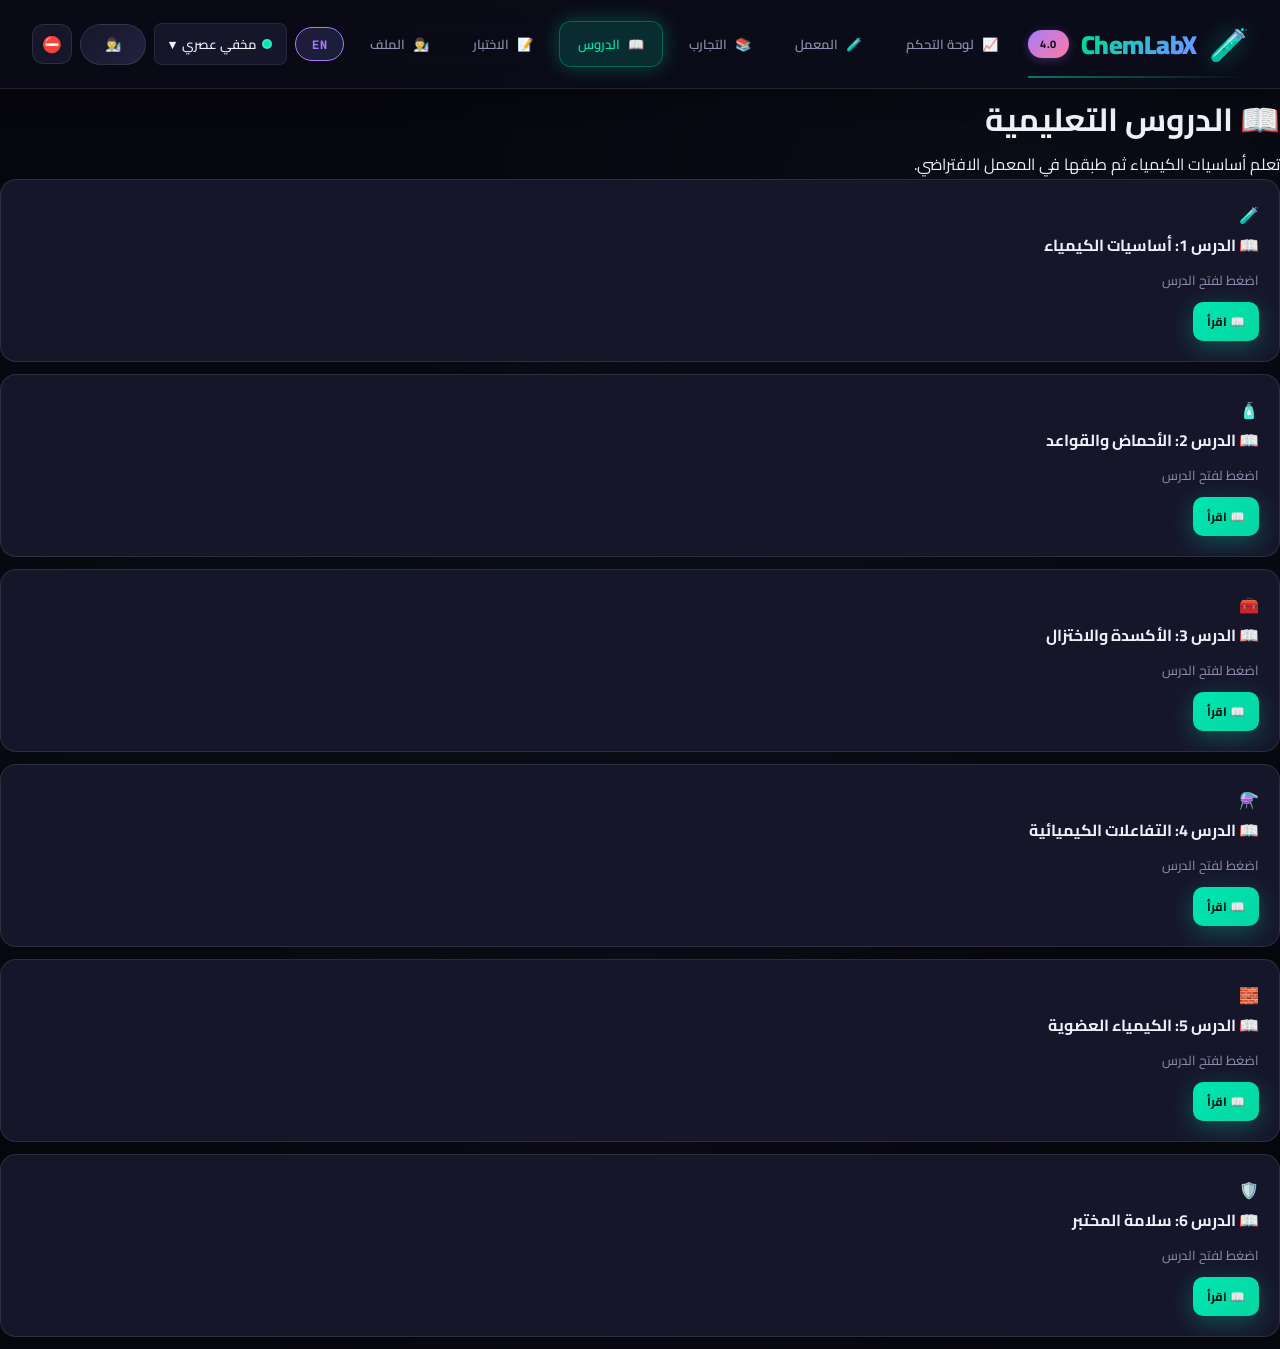
<file: lessons.html>
<!DOCTYPE html>
<html lang="ar" dir="rtl">
<head>
    <meta charset="UTF-8">
    <meta name="viewport" content="width=device-width, initial-scale=1.0">
    <title>الدروس — ChemLabX 4.0</title>
    <link rel="manifest" href="manifest.webmanifest">
    <link rel="stylesheet" href="css/fonts.css">
    <link rel="stylesheet" href="css/base.css">
    <link rel="stylesheet" href="css/components.css">
    <link rel="stylesheet" href="css/dashboard.css">
    <script>
        (function () {
            var t = localStorage.getItem('chemlabx_theme');
            if (t && t !== 'default') document.documentElement.setAttribute('data-theme', t);
            var l = localStorage.getItem('chemlabx_lang') || 'ar';
            document.documentElement.lang = l;
            document.documentElement.dir = l === 'ar' ? 'rtl' : 'ltr';
        })();
    </script>
</head>
<body>
    <div id="site-nav"></div>

    <div class="app-wrapper">
        <main class="lessons-page" id="lessonsRoot"></main>
    </div>

    <div class="toast-container" id="toastContainer"></div>

    <script src="js/core/i18n.js"></script>
    <script src="js/core/versions.js"></script>
    <script src="js/core/dataport.js"></script>
    <script src="js/core/db.js"></script>
    <script src="js/core/auth.js"></script>
    <script src="js/core/ui.js"></script>
    <script src="js/pages/lessons.js"></script>
</body>
</html>
</file>
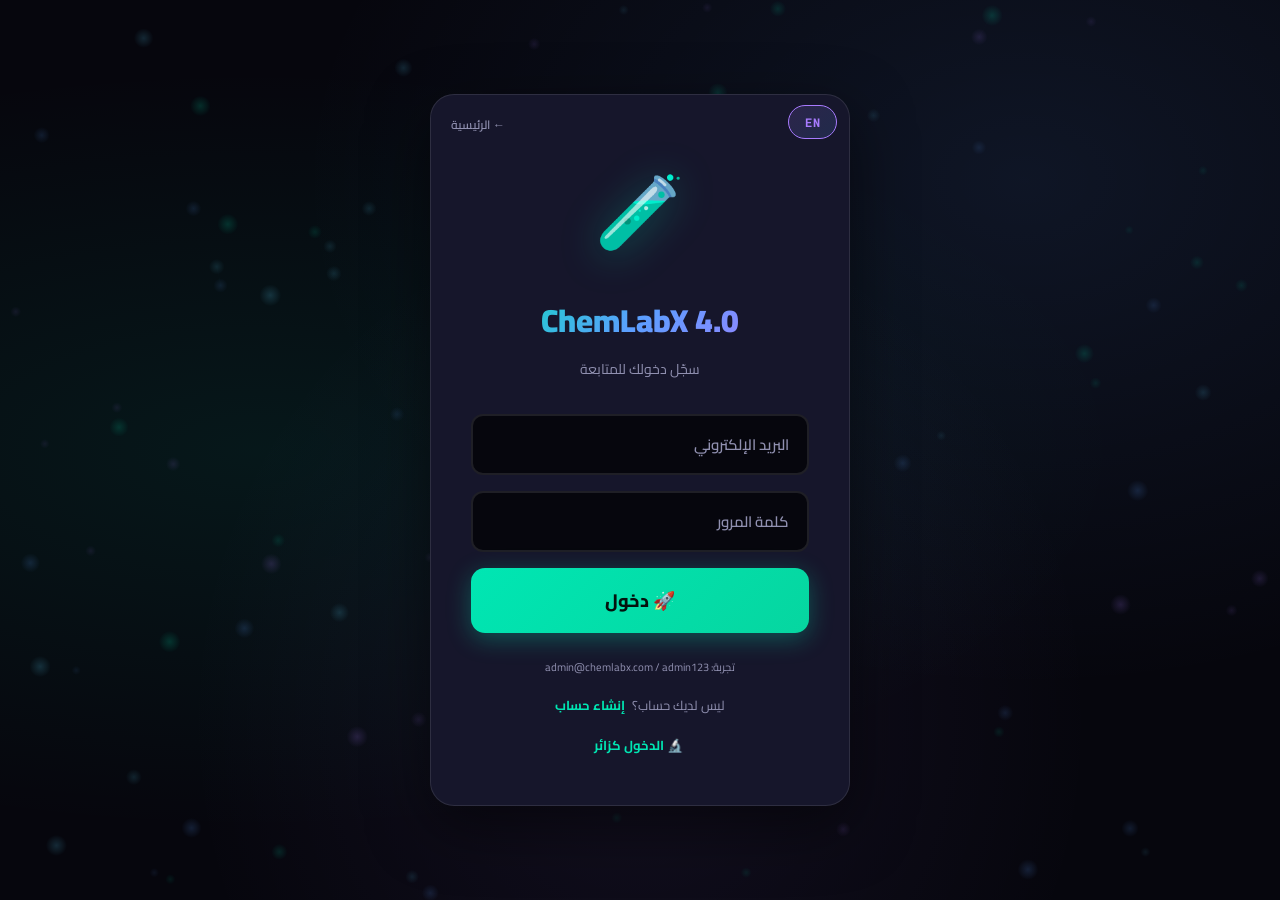
<file: login.html>
<!DOCTYPE html>
<html lang="ar" dir="rtl">
<head>
    <meta charset="UTF-8">
    <meta name="viewport" content="width=device-width, initial-scale=1.0">
    <title>تسجيل الدخول — ChemLabX 4.0</title>
    <link rel="manifest" href="manifest.webmanifest">
    <link rel="stylesheet" href="css/fonts.css">
    <link rel="stylesheet" href="css/base.css">
    <link rel="stylesheet" href="css/components.css">
    <link rel="stylesheet" href="css/auth.css">
    <script>
        (function () {
            var t = localStorage.getItem('chemlabx_theme');
            if (t && t !== 'default') document.documentElement.setAttribute('data-theme', t);
            var l = localStorage.getItem('chemlabx_lang') || 'ar';
            document.documentElement.lang = l;
            document.documentElement.dir = l === 'ar' ? 'rtl' : 'ltr';
        })();
    </script>
</head>
<body>
    <div class="login-screen">
        <div class="login-bg" aria-hidden="true"></div>
        <canvas id="authCanvas" class="auth-canvas" aria-hidden="true"></canvas>

        <main class="login-card">
            <a href="index.html" class="auth-back" data-ar="← الرئيسية" data-en="← Home">← الرئيسية</a>
            <button type="button" class="btn-lang auth-lang" id="langToggle">EN</button>
            <div class="login-logo" aria-hidden="true">🧪</div>
            <h1 class="login-title">ChemLabX 4.0</h1>
            <p class="login-subtitle" data-ar="سجّل دخولك للمتابعة" data-en="Sign in to continue">سجّل دخولك للمتابعة</p>

            <div class="login-form">
                <div class="login-input-group">
                    <input type="email" id="authEmail" placeholder="البريد الإلكتروني" aria-label="البريد الإلكتروني" data-ar-aria-label="البريد الإلكتروني" data-en-aria-label="Email address" data-ar-placeholder="البريد الإلكتروني" data-en-placeholder="Email address" autocomplete="email">
                </div>
                <div class="login-input-group">
                    <input type="password" id="authPassword" placeholder="كلمة المرور" aria-label="كلمة المرور" data-ar-aria-label="كلمة المرور" data-en-aria-label="Password" data-ar-placeholder="كلمة المرور" data-en-placeholder="Password" autocomplete="current-password">
                </div>
                <div class="auth-error" id="authError" role="alert" aria-live="assertive" aria-atomic="true"></div>
                <button type="button" class="login-btn" id="authSubmit" data-ar="🚀 دخول" data-en="🚀 Sign In">🚀 دخول</button>
                <div class="login-hint">
                    <span data-ar="تجربة: admin@chemlabx.com / admin123" data-en="Demo: admin@chemlabx.com / admin123">تجربة: admin@chemlabx.com / admin123</span>
                </div>
            </div>

            <div class="auth-alt">
                <span data-ar="ليس لديك حساب؟" data-en="Don't have an account?">ليس لديك حساب؟</span>
                <a href="register.html" data-ar="إنشاء حساب" data-en="Sign up">إنشاء حساب</a>
            </div>
            <div class="auth-alt">
                <a href="lab.html" data-ar="🔬 الدخول كزائر" data-en="🔬 Continue as guest">🔬 الدخول كزائر</a>
            </div>
        </main>
    </div>

    <div class="toast-container" id="toastContainer"></div>

    <script src="js/core/i18n.js"></script>
    <script src="js/core/versions.js"></script>
    <script src="js/core/dataport.js"></script>
    <script src="js/core/db.js"></script>
    <script src="js/core/auth.js"></script>
    <script src="js/core/ui.js"></script>
    <script src="js/lab/particles.js"></script>
    <script src="js/pages/auth.js"></script>
</body>
</html>
</file>
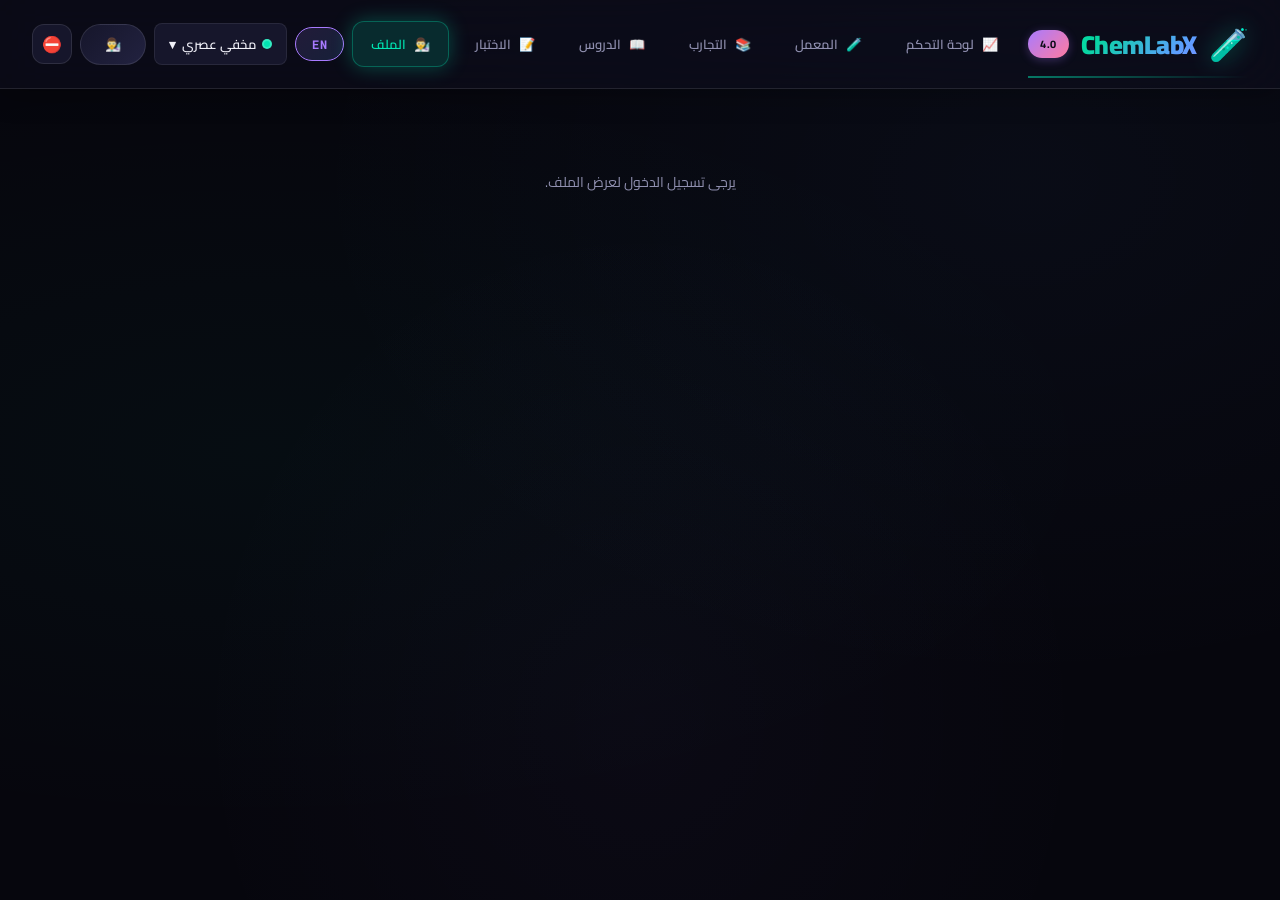
<file: profile.html>
<!DOCTYPE html>
<html lang="ar" dir="rtl">
<head>
    <meta charset="UTF-8">
    <meta name="viewport" content="width=device-width, initial-scale=1.0">
    <title>الملف الشخصي — ChemLabX 4.0</title>
    <link rel="manifest" href="manifest.webmanifest">
    <link rel="stylesheet" href="css/fonts.css">
    <link rel="stylesheet" href="css/base.css">
    <link rel="stylesheet" href="css/components.css">
    <link rel="stylesheet" href="css/dashboard.css">
    <style>
        .profile-page { padding: 32px 20px 60px; max-width: 960px; margin: 0 auto; }
        .profile-hero { display: flex; align-items: center; gap: 20px; padding: 24px; border-radius: 20px; background: linear-gradient(135deg, rgba(var(--accent-green-rgb), 0.12), rgba(var(--accent-blue-rgb), 0.08)); border: 1px solid var(--glass-border); }
        .profile-avatar { width: 74px; height: 74px; border-radius: 50%; background: linear-gradient(135deg, var(--accent-green), var(--accent-blue)); display: flex; align-items: center; justify-content: center; font-size: 34px; box-shadow: 0 8px 24px rgba(var(--accent-green-rgb), 0.35); }
        .profile-name { font-size: 22px; font-weight: 800; color: var(--text-primary); }
        .profile-meta { font-size: 13px; color: var(--text-secondary); margin-top: 4px; display: flex; gap: 10px; flex-wrap: wrap; align-items: center; }
        .profile-grid { display: grid; grid-template-columns: repeat(auto-fill, minmax(220px, 1fr)); gap: 14px; margin-top: 22px; }
        .ach-grid { display: grid; grid-template-columns: repeat(auto-fill, minmax(240px, 1fr)); gap: 12px; margin-top: 16px; }
        .achievement-card { display: flex; align-items: center; gap: 12px; padding: 14px; border-radius: 14px; background: var(--bg-card); border: 1px solid var(--glass-border); }
        .achievement-card.locked { border-style: dashed; filter: grayscale(1); }
        .achievement-card.locked .achievement-icon { opacity: 0.75; }
        .achievement-icon { font-size: 26px; }
        .achievement-title { font-size: 13px; font-weight: 700; color: var(--text-primary); }
        .achievement-desc { font-size: 11px; color: var(--text-secondary); margin-top: 2px; }
    </style>
    <script>
        (function () {
            var t = localStorage.getItem('chemlabx_theme');
            if (t && t !== 'default') document.documentElement.setAttribute('data-theme', t);
            var l = localStorage.getItem('chemlabx_lang') || 'ar';
            document.documentElement.lang = l;
            document.documentElement.dir = l === 'ar' ? 'rtl' : 'ltr';
        })();
    </script>
</head>
<body>
    <div id="site-nav"></div>

    <div class="app-wrapper">
        <main class="profile-page" id="profileRoot"></main>
    </div>

    <div class="toast-container" id="toastContainer"></div>

    <script src="js/core/i18n.js"></script>
    <script src="js/core/versions.js"></script>
    <script src="js/core/dataport.js"></script>
    <script src="js/core/db.js"></script>
    <script src="js/core/auth.js"></script>
    <script src="js/core/ui.js"></script>
    <script src="js/data/achievements.js"></script>
    <script src="js/pages/profile.js"></script>
</body>
</html>
</file>
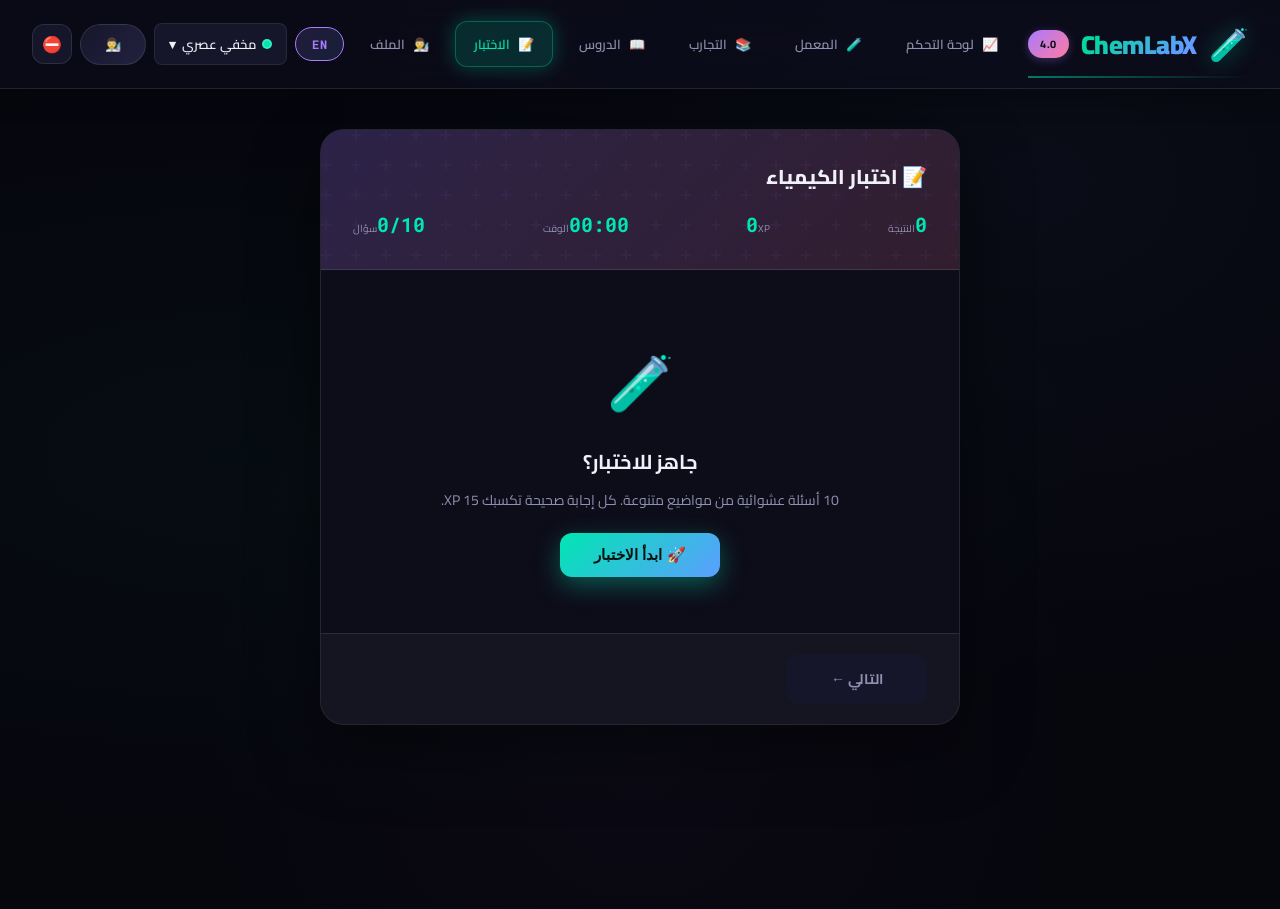
<file: quiz.html>
<!DOCTYPE html>
<html lang="ar" dir="rtl">
<head>
    <meta charset="UTF-8">
    <meta name="viewport" content="width=device-width, initial-scale=1.0">
    <title>الاختبار — ChemLabX 4.0</title>
    <link rel="manifest" href="manifest.webmanifest">
    <link rel="stylesheet" href="css/fonts.css">
    <link rel="stylesheet" href="css/base.css">
    <link rel="stylesheet" href="css/components.css">
    <link rel="stylesheet" href="css/quiz.css">
    <script>
        (function () {
            var t = localStorage.getItem('chemlabx_theme');
            if (t && t !== 'default') document.documentElement.setAttribute('data-theme', t);
            var l = localStorage.getItem('chemlabx_lang') || 'ar';
            document.documentElement.lang = l;
            document.documentElement.dir = l === 'ar' ? 'rtl' : 'ltr';
        })();
    </script>
</head>
<body>
    <div id="site-nav"></div>

    <div class="app-wrapper">
        <main class="quiz-page">
            <div class="quiz-container" id="quizContainer">
                <div class="quiz-header">
                    <h1 data-ar="📝 اختبار الكيمياء" data-en="📝 Chemistry Quiz">📝 اختبار الكيمياء</h1>
                    <p class="sr-only" id="quizStatus" role="status" aria-live="polite"></p>
                    <div class="quiz-stats">
                        <div class="quiz-stat"><span class="quiz-stat-value" id="quizScore">0</span><span class="quiz-stat-label" data-ar="النتيجة" data-en="Score">النتيجة</span></div>
                        <div class="quiz-stat"><span class="quiz-stat-value" id="quizXP">0</span><span class="quiz-stat-label">XP</span></div>
                        <div class="quiz-stat"><span class="quiz-stat-value" id="quizTimer">00:00</span><span class="quiz-stat-label" data-ar="الوقت" data-en="Time">الوقت</span></div>
                        <div class="quiz-stat"><span class="quiz-stat-value" id="quizQuestionNum">0/10</span><span class="quiz-stat-label" data-ar="سؤال" data-en="Q">سؤال</span></div>
                    </div>
                    <div class="quiz-progress" id="quizProgress" role="progressbar" aria-valuemin="0" aria-valuemax="10" aria-valuenow="0" aria-valuetext="0 / 10" data-ar-aria-label="تقدم الاختبار" data-en-aria-label="Quiz progress" aria-label="تقدم الاختبار"></div>
                </div>
                <div class="quiz-body" id="quizBody">
                    <div class="quiz-idle" id="quizIdle">
                        <div class="quiz-idle-icon">🧪</div>
                        <h3 data-ar="جاهز للاختبار؟" data-en="Ready to quiz?">جاهز للاختبار؟</h3>
                        <p data-ar="10 أسئلة عشوائية من مواضيع متنوعة. كل إجابة صحيحة تكسبك 15 XP." data-en="10 random questions from various topics. Each correct answer earns you 15 XP.">10 أسئلة عشوائية من مواضيع متنوعة. كل إجابة صحيحة تكسبك 15 XP.</p>
                        <button class="quiz-start-btn" id="quizStart" data-ar="🚀 ابدأ الاختبار" data-en="🚀 Start Quiz">🚀 ابدأ الاختبار</button>
                        <div class="quiz-best" id="quizBestInfo"></div>
                    </div>
                </div>
                <div class="quiz-footer">
                    <button class="quiz-next-btn" id="quizNext" disabled data-ar="التالي ←" data-en="Next →">التالي ←</button>
                </div>
            </div>
        </main>
    </div>

    <div class="toast-container" id="toastContainer"></div>

    <script src="js/core/i18n.js"></script>
    <script src="js/core/versions.js"></script>
    <script src="js/core/dataport.js"></script>
    <script src="js/core/db.js"></script>
    <script src="js/core/auth.js"></script>
    <script src="js/core/ui.js"></script>
    <script src="js/data/achievements.js"></script>
    <script src="js/pages/quiz.js"></script>
</body>
</html>
</file>
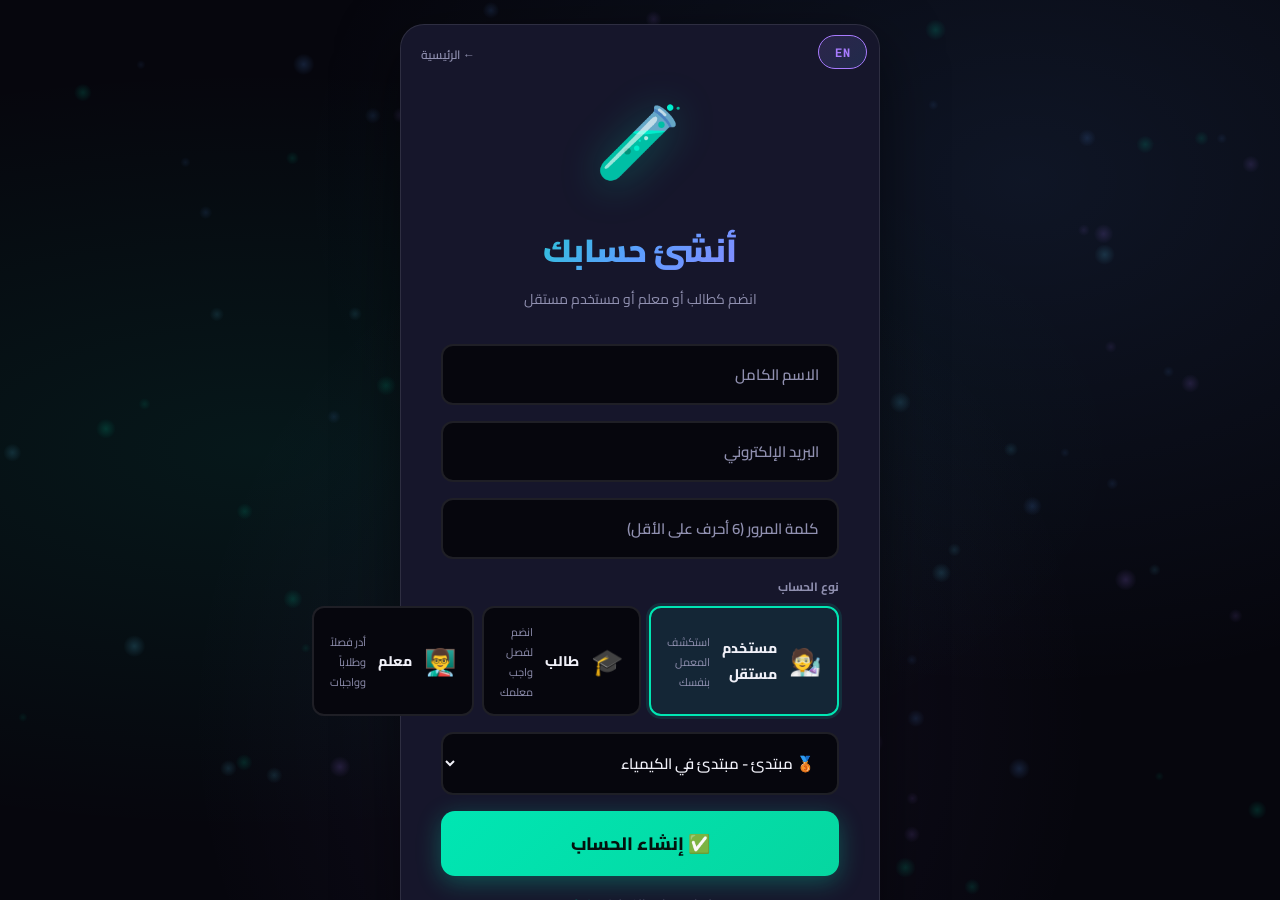
<file: register.html>
<!DOCTYPE html>
<html lang="ar" dir="rtl">
<head>
    <meta charset="UTF-8">
    <meta name="viewport" content="width=device-width, initial-scale=1.0">
    <title>إنشاء حساب — ChemLabX 4.0</title>
    <link rel="manifest" href="manifest.webmanifest">
    <link rel="stylesheet" href="css/fonts.css">
    <link rel="stylesheet" href="css/base.css">
    <link rel="stylesheet" href="css/components.css">
    <link rel="stylesheet" href="css/auth.css">
    <script>
        (function () {
            var t = localStorage.getItem('chemlabx_theme');
            if (t && t !== 'default') document.documentElement.setAttribute('data-theme', t);
            var l = localStorage.getItem('chemlabx_lang') || 'ar';
            document.documentElement.lang = l;
            document.documentElement.dir = l === 'ar' ? 'rtl' : 'ltr';
        })();
    </script>
</head>
<body>
    <div class="login-screen">
        <div class="login-bg" aria-hidden="true"></div>
        <canvas id="authCanvas" class="auth-canvas" aria-hidden="true"></canvas>

        <main class="login-card login-card-wide">
            <a href="index.html" class="auth-back" data-ar="← الرئيسية" data-en="← Home">← الرئيسية</a>
            <button type="button" class="btn-lang auth-lang" id="langToggle">EN</button>
            <div class="login-logo" aria-hidden="true">🧪</div>
            <h1 class="login-title" data-ar="أنشئ حسابك" data-en="Create your account">أنشئ حسابك</h1>
            <p class="login-subtitle" data-ar="انضم كطالب أو معلم أو مستخدم مستقل" data-en="Join as a student, teacher or independent user">انضم كطالب أو معلم أو مستخدم مستقل</p>

            <div class="login-form">
                <div class="login-input-group">
                    <input type="text" id="regName" placeholder="الاسم الكامل" aria-label="الاسم الكامل" data-ar-aria-label="الاسم الكامل" data-en-aria-label="Full name" data-ar-placeholder="الاسم الكامل" data-en-placeholder="Full name" maxlength="40" autocomplete="name">
                </div>
                <div class="login-input-group">
                    <input type="email" id="regEmail" placeholder="البريد الإلكتروني" aria-label="البريد الإلكتروني" data-ar-aria-label="البريد الإلكتروني" data-en-aria-label="Email address" data-ar-placeholder="البريد الإلكتروني" data-en-placeholder="Email address" autocomplete="email">
                </div>
                <div class="login-input-group">
                    <input type="password" id="regPassword" placeholder="كلمة المرور (6 أحرف على الأقل)" aria-label="كلمة المرور (6 أحرف على الأقل)" data-ar-aria-label="كلمة المرور (6 أحرف على الأقل)" data-en-aria-label="Password (min 6 characters)" data-ar-placeholder="كلمة المرور (6 أحرف على الأقل)" data-en-placeholder="Password (min 6 characters)" autocomplete="new-password">
                </div>

                <div class="login-input-group">
                    <div class="auth-label" id="roleLabel" data-ar="نوع الحساب" data-en="Account type">نوع الحساب</div>
                    <div class="role-select" id="roleSelect" role="group" aria-labelledby="roleLabel">
                        <button type="button" class="role-opt active" data-role="user" aria-pressed="true">
                            <span class="role-opt-icon" aria-hidden="true">🧑‍🔬</span>
                            <span class="role-opt-name" data-ar="مستخدم مستقل" data-en="Independent">مستخدم مستقل</span>
                            <span class="role-opt-desc" data-ar="استكشف المعمل بنفسك" data-en="Explore on your own">استكشف المعمل بنفسك</span>
                        </button>
                        <button type="button" class="role-opt" data-role="student" aria-pressed="false">
                            <span class="role-opt-icon" aria-hidden="true">🎓</span>
                            <span class="role-opt-name" data-ar="طالب" data-en="Student">طالب</span>
                            <span class="role-opt-desc" data-ar="انضم لفصل واجب معلمك" data-en="Join a class & complete work">انضم لفصل واجب معلمك</span>
                        </button>
                        <button type="button" class="role-opt" data-role="teacher" aria-pressed="false">
                            <span class="role-opt-icon" aria-hidden="true">👨‍🏫</span>
                            <span class="role-opt-name" data-ar="معلم" data-en="Teacher">معلم</span>
                            <span class="role-opt-desc" data-ar="أدر فصلاً وطلاباً وواجبات" data-en="Manage classes & students">أدر فصلاً وطلاباً وواجبات</span>
                        </button>
                    </div>
                </div>

                <div class="login-input-group" id="levelGroup">
                    <select id="regLevel" aria-label="مستوى الخبرة" data-ar-aria-label="مستوى الخبرة" data-en-aria-label="Experience level">
                        <option value="beginner" data-ar="🥉 مبتدئ - مبتدئ في الكيمياء" data-en="🥉 Beginner - Chemistry beginner">🥉 مبتدئ - مبتدئ في الكيمياء</option>
                        <option value="intermediate" data-ar="🥈 متوسط - لديه خلفية أساسية" data-en="🥈 Intermediate - Basic background">🥈 متوسط - لديه خلفية أساسية</option>
                        <option value="advanced" data-ar="🥇 متقدم - خبرة في المختبر" data-en="🥇 Advanced - Lab experience">🥇 متقدم - خبرة في المختبر</option>
                    </select>
                </div>

                <div class="login-input-group" id="schoolGroup" style="display:none;">
                    <input type="text" id="regSchool" placeholder="اسم المدرسة / المؤسسة (اختياري)" aria-label="اسم المدرسة أو المؤسسة" data-ar-aria-label="اسم المدرسة أو المؤسسة" data-en-aria-label="School or institution" data-ar-placeholder="اسم المدرسة / المؤسسة (اختياري)" data-en-placeholder="School / institution (optional)">
                </div>

                <div class="auth-error" id="authError" role="alert" aria-live="assertive" aria-atomic="true"></div>
                <button type="button" class="login-btn" id="authSubmit" data-ar="✅ إنشاء الحساب" data-en="✅ Create Account">✅ إنشاء الحساب</button>
            </div>

            <div class="auth-alt">
                <span data-ar="لديك حساب بالفعل؟" data-en="Already have an account?">لديك حساب بالفعل؟</span>
                <a href="login.html" data-ar="دخول" data-en="Sign in">دخول</a>
            </div>
        </main>
    </div>

    <div class="toast-container" id="toastContainer"></div>

    <script src="js/core/i18n.js"></script>
    <script src="js/core/versions.js"></script>
    <script src="js/core/dataport.js"></script>
    <script src="js/core/db.js"></script>
    <script src="js/core/auth.js"></script>
    <script src="js/core/ui.js"></script>
    <script src="js/lab/particles.js"></script>
    <script src="js/pages/auth.js"></script>
</body>
</html>
</file>
<file: css/fonts.css>
/* ==========================================================================
   ChemLabX 4.0 - Self-hosted webfonts (offline)
   Mirrored from Google Fonts (display=swap, unicode-range preserved).
   Families: Cairo (SIL OFL 1.1), Inter (SIL OFL 1.1),
   Roboto Mono (Apache License 2.0). See fonts/LICENSE.txt.
   Do not hand-edit weights/subsets: regenerate from the same CSS2 query.
   ========================================================================== */

@font-face {
  font-family: 'Cairo';
  font-style: normal;
  font-weight: 200 1000;
  font-display: swap;
  src: url(../fonts/cairo-arabic-200_1000.woff2) format('woff2');
  unicode-range: U+0600-06FF, U+0750-077F, U+0870-0891, U+0897-08E1, U+08E3-08FF, U+200C-200E, U+2010-2011, U+204F, U+2E41, U+FB50-FDFF, U+FE70-FE74, U+FE76-FEFC, U+102E0-102FB, U+10E60-10E7E, U+10EC2-10EC7, U+10EC9-10EEE, U+10EF0-10EFF, U+1EE00-1EE03, U+1EE05-1EE1F, U+1EE21-1EE22, U+1EE24, U+1EE27, U+1EE29-1EE32, U+1EE34-1EE37, U+1EE39, U+1EE3B, U+1EE42, U+1EE47, U+1EE49, U+1EE4B, U+1EE4D-1EE4F, U+1EE51-1EE52, U+1EE54, U+1EE57, U+1EE59, U+1EE5B, U+1EE5D, U+1EE5F, U+1EE61-1EE62, U+1EE64, U+1EE67-1EE6A, U+1EE6C-1EE72, U+1EE74-1EE77, U+1EE79-1EE7C, U+1EE7E, U+1EE80-1EE89, U+1EE8B-1EE9B, U+1EEA1-1EEA3, U+1EEA5-1EEA9, U+1EEAB-1EEBB, U+1EEF0-1EEF1;
}

@font-face {
  font-family: 'Cairo';
  font-style: normal;
  font-weight: 200 1000;
  font-display: swap;
  src: url(../fonts/cairo-latin-ext-200_1000.woff2) format('woff2');
  unicode-range: U+0100-02BA, U+02BD-02C5, U+02C7-02CC, U+02CE-02D7, U+02DD-02FF, U+0304, U+0308, U+0329, U+1D00-1DBF, U+1E00-1E9F, U+1EF2-1EFF, U+2020, U+20A0-20AB, U+20AD-20C4, U+2113, U+2C60-2C7F, U+A720-A7FF;
}

@font-face {
  font-family: 'Cairo';
  font-style: normal;
  font-weight: 200 1000;
  font-display: swap;
  src: url(../fonts/cairo-latin-200_1000.woff2) format('woff2');
  unicode-range: U+0000-00FF, U+0131, U+0152-0153, U+02BB-02BC, U+02C6, U+02DA, U+02DC, U+0304, U+0308, U+0329, U+2000-206F, U+20AC, U+2122, U+2191, U+2193, U+2212, U+2215, U+FEFF, U+FFFD;
}

@font-face {
  font-family: 'Inter';
  font-style: normal;
  font-weight: 100 900;
  font-display: swap;
  src: url(../fonts/inter-cyrillic-ext-100_900.woff2) format('woff2');
  unicode-range: U+0460-052F, U+1C80-1C8A, U+20B4, U+2DE0-2DFF, U+A640-A69F, U+FE2E-FE2F;
}

@font-face {
  font-family: 'Inter';
  font-style: normal;
  font-weight: 100 900;
  font-display: swap;
  src: url(../fonts/inter-cyrillic-100_900.woff2) format('woff2');
  unicode-range: U+0301, U+0400-045F, U+0490-0491, U+04B0-04B1, U+2116;
}

@font-face {
  font-family: 'Inter';
  font-style: normal;
  font-weight: 100 900;
  font-display: swap;
  src: url(../fonts/inter-greek-ext-100_900.woff2) format('woff2');
  unicode-range: U+1F00-1FFF;
}

@font-face {
  font-family: 'Inter';
  font-style: normal;
  font-weight: 100 900;
  font-display: swap;
  src: url(../fonts/inter-greek-100_900.woff2) format('woff2');
  unicode-range: U+0370-0377, U+037A-037F, U+0384-038A, U+038C, U+038E-03A1, U+03A3-03FF;
}

@font-face {
  font-family: 'Inter';
  font-style: normal;
  font-weight: 100 900;
  font-display: swap;
  src: url(../fonts/inter-vietnamese-100_900.woff2) format('woff2');
  unicode-range: U+0102-0103, U+0110-0111, U+0128-0129, U+0168-0169, U+01A0-01A1, U+01AF-01B0, U+0300-0301, U+0303-0304, U+0308-0309, U+0323, U+0329, U+1EA0-1EF9, U+20AB;
}

@font-face {
  font-family: 'Inter';
  font-style: normal;
  font-weight: 100 900;
  font-display: swap;
  src: url(../fonts/inter-latin-ext-100_900.woff2) format('woff2');
  unicode-range: U+0100-02BA, U+02BD-02C5, U+02C7-02CC, U+02CE-02D7, U+02DD-02FF, U+0304, U+0308, U+0329, U+1D00-1DBF, U+1E00-1E9F, U+1EF2-1EFF, U+2020, U+20A0-20AB, U+20AD-20C4, U+2113, U+2C60-2C7F, U+A720-A7FF;
}

@font-face {
  font-family: 'Inter';
  font-style: normal;
  font-weight: 100 900;
  font-display: swap;
  src: url(../fonts/inter-latin-100_900.woff2) format('woff2');
  unicode-range: U+0000-00FF, U+0131, U+0152-0153, U+02BB-02BC, U+02C6, U+02DA, U+02DC, U+0304, U+0308, U+0329, U+2000-206F, U+20AC, U+2122, U+2191, U+2193, U+2212, U+2215, U+FEFF, U+FFFD;
}

@font-face {
  font-family: 'Roboto Mono';
  font-style: normal;
  font-weight: 100 700;
  font-display: swap;
  src: url(../fonts/roboto-mono-cyrillic-ext-100_700.woff2) format('woff2');
  unicode-range: U+0460-052F, U+1C80-1C8A, U+20B4, U+2DE0-2DFF, U+A640-A69F, U+FE2E-FE2F;
}

@font-face {
  font-family: 'Roboto Mono';
  font-style: normal;
  font-weight: 100 700;
  font-display: swap;
  src: url(../fonts/roboto-mono-cyrillic-100_700.woff2) format('woff2');
  unicode-range: U+0301, U+0400-045F, U+0490-0491, U+04B0-04B1, U+2116;
}

@font-face {
  font-family: 'Roboto Mono';
  font-style: normal;
  font-weight: 100 700;
  font-display: swap;
  src: url(../fonts/roboto-mono-greek-100_700.woff2) format('woff2');
  unicode-range: U+0370-0377, U+037A-037F, U+0384-038A, U+038C, U+038E-03A1, U+03A3-03FF;
}

@font-face {
  font-family: 'Roboto Mono';
  font-style: normal;
  font-weight: 100 700;
  font-display: swap;
  src: url(../fonts/roboto-mono-vietnamese-100_700.woff2) format('woff2');
  unicode-range: U+0102-0103, U+0110-0111, U+0128-0129, U+0168-0169, U+01A0-01A1, U+01AF-01B0, U+0300-0301, U+0303-0304, U+0308-0309, U+0323, U+0329, U+1EA0-1EF9, U+20AB;
}

@font-face {
  font-family: 'Roboto Mono';
  font-style: normal;
  font-weight: 100 700;
  font-display: swap;
  src: url(../fonts/roboto-mono-latin-ext-100_700.woff2) format('woff2');
  unicode-range: U+0100-02BA, U+02BD-02C5, U+02C7-02CC, U+02CE-02D7, U+02DD-02FF, U+0304, U+0308, U+0329, U+1D00-1DBF, U+1E00-1E9F, U+1EF2-1EFF, U+2020, U+20A0-20AB, U+20AD-20C4, U+2113, U+2C60-2C7F, U+A720-A7FF;
}

@font-face {
  font-family: 'Roboto Mono';
  font-style: normal;
  font-weight: 100 700;
  font-display: swap;
  src: url(../fonts/roboto-mono-latin-100_700.woff2) format('woff2');
  unicode-range: U+0000-00FF, U+0131, U+0152-0153, U+02BB-02BC, U+02C6, U+02DA, U+02DC, U+0304, U+0308, U+0329, U+2000-206F, U+20AC, U+2122, U+2191, U+2193, U+2212, U+2215, U+FEFF, U+FFFD;
}
</file>
<file: css/base.css>
/* ==========================================================================
   ChemLabX 3.0 — Stylesheet
   المعمل الافتراضي المتطور
   ========================================================================== */

:root {
    --bg-primary: #06060D;
    --bg-secondary: #0D0D1A;
    --bg-card: #16162B;
    --bg-hover: #222240;
    --text-primary: #F0F0F8;
    --text-secondary: #9090B0;
    --accent-green: #00E6B3;
    --accent-blue: #5C9EFF;
    --accent-purple: #A87BFF;
    --accent-orange: #FF9F1C;
    --accent-red: #FF4D4D;
    --accent-pink: #FF7BA0;
    --accent-yellow: #FFD166;
    --accent-teal: #06D6A0;
    --accent-cyan: #5CD6FF;
    --border-glass: rgba(255,255,255,0.08);
    --border-accent: rgba(var(--accent-green-rgb),0.25);
    --shadow-glow: 0 8px 40px rgba(var(--accent-green-rgb),0.15);
    --shadow-card: 0 4px 24px rgba(0,0,0,0.4);
    --radius: 16px;
    --radius-sm: 10px;
    --transition: color 0.25s cubic-bezier(0.4, 0, 0.2, 1), background-color 0.25s cubic-bezier(0.4, 0, 0.2, 1), border-color 0.25s cubic-bezier(0.4, 0, 0.2, 1), box-shadow 0.25s cubic-bezier(0.4, 0, 0.2, 1), transform 0.25s cubic-bezier(0.4, 0, 0.2, 1), opacity 0.25s cubic-bezier(0.4, 0, 0.2, 1);
    --font-mono: 'Roboto Mono', monospace;
    --font-arabic: 'Cairo', 'Inter', sans-serif;
    --glass-bg: rgba(13,13,26,0.7);
    --glass-border: rgba(255,255,255,0.1);
    --glow-green: 0 0 20px rgba(var(--accent-green-rgb),0.3);
    --glow-blue: 0 0 20px rgba(var(--accent-blue-rgb),0.3);
    --glow-purple: 0 0 20px rgba(var(--accent-purple-rgb),0.3);
    --accent-green-rgb: 0, 230, 179;
    --accent-blue-rgb: 92, 158, 255;
    --accent-purple-rgb: 168, 123, 255;
    --accent-orange-rgb: 255, 159, 28;
    --accent-red-rgb: 255, 77, 77;
    --accent-pink-rgb: 255, 123, 160;
    --accent-cyan-rgb: 92, 214, 255;
    --accent-yellow-rgb: 255, 209, 102;
    --text-secondary-rgb: 144, 144, 176;
    --text-on-accent: #fff;
    /* Text colour for solid bright accent fills (green/blue/red/pink/purple).
       Default dark themes use dark ink on bright fills for >=4.5:1 contrast. */
    --on-primary: #04120E;
    --on-bright: #0B0B16;
    --overlay-bg: rgba(0,0,0,0.85);
    --bg-header: rgba(0,0,0,0.4);
    --bg-subtle: rgba(255,255,255,0.03);
}

/* ═══════════════════════════════════════════
   THEMES
   ═══════════════════════════════════════════ */

[data-theme="ocean"] {
    --bg-primary: #0A1628;
    --bg-secondary: #0F1F3A;
    --bg-card: #142744;
    --bg-hover: #1A3355;
    --accent-green: #00D4AA;
    --accent-blue: #3B82F6;
    --accent-purple: #818CF8;
    --accent-orange: #F59E0B;
    --accent-red: #EF4444;
    --accent-pink: #EC4899;
    --accent-cyan: #22D3EE;
    --accent-teal: #14B8A6;
    --border-glass: rgba(59,130,246,0.15);
    --border-accent: rgba(59,130,246,0.3);
    --glass-bg: rgba(15,31,58,0.8);
    --glass-border: rgba(59,130,246,0.12);
    --shadow-glow: 0 8px 40px rgba(59,130,246,0.15);
    --glow-green: 0 0 20px rgba(0,212,170,0.3);
    --glow-blue: 0 0 20px rgba(59,130,246,0.4);
    --glow-purple: 0 0 20px rgba(129,140,248,0.3);
    --accent-green-rgb: 0, 212, 170;
    --accent-blue-rgb: 59, 130, 246;
    --accent-purple-rgb: 129, 140, 248;
    --accent-orange-rgb: 245, 158, 11;
    --accent-red-rgb: 239, 68, 68;
    --accent-pink-rgb: 236, 72, 153;
    --accent-cyan-rgb: 34, 211, 238;
    --overlay-bg: rgba(5,10,20,0.88);
    --bg-header: rgba(5,10,20,0.5);
}

[data-theme="emerald"] {
    --bg-primary: #0A1A12;
    --bg-secondary: #0F2418;
    --bg-card: #143020;
    --bg-hover: #1A3D28;
    --accent-green: #10B981;
    --accent-blue: #34D399;
    --accent-purple: #6EE7B7;
    --accent-orange: #FBBF24;
    --accent-red: #F87171;
    --accent-pink: #F472B6;
    --accent-cyan: #2DD4BF;
    --accent-teal: #059669;
    --border-glass: rgba(16,185,129,0.15);
    --border-accent: rgba(16,185,129,0.3);
    --glass-bg: rgba(15,36,24,0.8);
    --glass-border: rgba(16,185,129,0.12);
    --shadow-glow: 0 8px 40px rgba(16,185,129,0.15);
    --glow-green: 0 0 20px rgba(16,185,129,0.4);
    --glow-blue: 0 0 20px rgba(52,211,153,0.3);
    --glow-purple: 0 0 20px rgba(110,231,183,0.3);
    --accent-green-rgb: 16, 185, 129;
    --accent-blue-rgb: 52, 211, 153;
    --accent-purple-rgb: 110, 231, 183;
    --accent-orange-rgb: 251, 191, 36;
    --accent-red-rgb: 248, 113, 113;
    --accent-pink-rgb: 244, 114, 182;
    --accent-cyan-rgb: 45, 212, 191;
    --overlay-bg: rgba(5,15,10,0.88);
    --bg-header: rgba(5,15,10,0.5);
}

[data-theme="royal"] {
    --bg-primary: #110A1F;
    --bg-secondary: #1A0F30;
    --bg-card: #221540;
    --bg-hover: #2D1E50;
    --accent-green: #A78BFA;
    --accent-blue: #818CF8;
    --accent-purple: #C084FC;
    --accent-orange: #F97316;
    --accent-red: #FB7185;
    --accent-pink: #F472B6;
    --accent-cyan: #A78BFA;
    --accent-teal: #C084FC;
    --border-glass: rgba(139,92,246,0.15);
    --border-accent: rgba(139,92,246,0.3);
    --glass-bg: rgba(26,15,48,0.8);
    --glass-border: rgba(139,92,246,0.12);
    --shadow-glow: 0 8px 40px rgba(139,92,246,0.15);
    --glow-green: 0 0 20px rgba(167,139,250,0.3);
    --glow-blue: 0 0 20px rgba(129,140,248,0.3);
    --glow-purple: 0 0 20px rgba(192,132,252,0.4);
    --accent-green-rgb: 167, 139, 250;
    --accent-blue-rgb: 129, 140, 248;
    --accent-purple-rgb: 192, 132, 252;
    --accent-orange-rgb: 249, 115, 22;
    --accent-red-rgb: 251, 113, 133;
    --accent-pink-rgb: 244, 114, 182;
    --accent-cyan-rgb: 167, 139, 250;
    --overlay-bg: rgba(10,5,20,0.88);
    --bg-header: rgba(10,5,20,0.5);
}

[data-theme="sunset"] {
    --bg-primary: #1A0A0A;
    --bg-secondary: #241010;
    --bg-card: #301818;
    --bg-hover: #3D2020;
    --accent-green: #34D399;
    --accent-blue: #60A5FA;
    --accent-purple: #C084FC;
    --accent-orange: #FB923C;
    --accent-red: #F87171;
    --accent-pink: #FB7185;
    --accent-yellow: #FCD34D;
    --accent-cyan: #38BDF8;
    --accent-teal: #34D399;
    --border-glass: rgba(251,146,60,0.15);
    --border-accent: rgba(251,146,60,0.3);
    --glass-bg: rgba(36,16,16,0.8);
    --glass-border: rgba(251,146,60,0.12);
    --shadow-glow: 0 8px 40px rgba(251,146,60,0.15);
    --glow-green: 0 0 20px rgba(52,211,153,0.3);
    --glow-blue: 0 0 20px rgba(96,165,250,0.3);
    --glow-purple: 0 0 20px rgba(192,132,252,0.3);
    --accent-green-rgb: 52, 211, 153;
    --accent-blue-rgb: 96, 165, 250;
    --accent-purple-rgb: 192, 132, 252;
    --accent-orange-rgb: 251, 146, 60;
    --accent-red-rgb: 248, 113, 113;
    --accent-pink-rgb: 251, 113, 133;
    --accent-cyan-rgb: 56, 189, 248;
    --overlay-bg: rgba(20,8,8,0.88);
    --bg-header: rgba(20,8,8,0.5);
}

[data-theme="light"] {
    --bg-primary: #F0F2F5;
    --bg-secondary: #E8EBF0;
    --bg-card: #FFFFFF;
    --bg-hover: #F3F4F6;
    --text-primary: #1A1A2E;
    --text-secondary: #4B5563;
    --accent-green: #047857;
    --accent-blue: #1D4ED8;
    --accent-purple: #6D28D9;
    --accent-orange: #B45309;
    --accent-red: #B91C1C;
    --accent-pink: #BE185D;
    --accent-cyan: #0E7490;
    --accent-teal: #0F766E;
    --border-glass: rgba(0,0,0,0.10);
    --border-accent: rgba(4,120,87,0.28);
    --glass-bg: rgba(255,255,255,0.88);
    --glass-border: rgba(0,0,0,0.10);
    --shadow-glow: 0 8px 40px rgba(4,120,87,0.12);
    --shadow-card: 0 4px 24px rgba(0,0,0,0.10);
    --glow-green: 0 0 20px rgba(4,120,87,0.22);
    --glow-blue: 0 0 20px rgba(29,78,216,0.22);
    --glow-purple: 0 0 20px rgba(109,40,217,0.22);
    --accent-green-rgb: 4, 120, 87;
    --accent-blue-rgb: 29, 78, 216;
    --accent-purple-rgb: 109, 40, 217;
    --accent-orange-rgb: 180, 83, 9;
    --accent-red-rgb: 185, 28, 28;
    --accent-pink-rgb: 190, 24, 93;
    --accent-cyan-rgb: 14, 116, 144;
    --text-secondary-rgb: 75, 85, 99;
    --text-on-accent: #fff;
    --on-primary: #FFFFFF;
    --on-bright: #FFFFFF;
    --overlay-bg: rgba(0,0,0,0.45);
    --bg-header: rgba(0,0,0,0.04);
    --bg-subtle: rgba(0,0,0,0.03);
}

/* Theme change: only paint properties on large surfaces. Never transition
   every element on the page (that forced full-page style/paint work). */
body {
    transition: background-color 0.3s ease, color 0.3s ease, border-color 0.3s ease;
}
.navbar, .card, .modal, .login-card, .sidebar-left, .sidebar-right,
.workbench, .stat-tile, .class-card, .quick-link, .assignment-card {
    transition: background-color 0.3s ease, color 0.3s ease, border-color 0.3s ease;
}

/* ═══════════════════════════════════════════
   THEME SWITCHER
   ═══════════════════════════════════════════ */
.btn-theme {
    display: inline-flex;
    align-items: center;
    gap: 6px;
    padding: 8px 14px;
    border-radius: 8px;
    border: 1px solid var(--border-glass);
    background: var(--bg-card);
    color: var(--text-primary);
    font-size: 13px;
    font-family: var(--font-arabic);
    font-weight: 600;
    cursor: pointer;
    transition: var(--transition);
    position: relative;
}
.btn-theme:hover { background: var(--bg-hover); border-color: var(--accent-blue); }
.theme-wrap { position: relative; display: inline-flex; }
.theme-dot {
    width: 10px;
    height: 10px;
    border-radius: 50%;
    border: 2px solid rgba(255,255,255,0.2);
}
.theme-dropdown {
    display: none;
    position: absolute;
    top: 100%;
    inset-inline-start: 0;
    margin-top: 6px;
    background: var(--bg-card);
    border: 1px solid var(--border-glass);
    border-radius: 10px;
    padding: 6px;
    z-index: 200;
    min-width: 160px;
    box-shadow: 0 12px 40px rgba(0,0,0,0.5);
}
.theme-dropdown.show { display: block; }
.theme-option {
    display: flex;
    align-items: center;
    gap: 10px;
    padding: 8px 12px;
    border-radius: 8px;
    cursor: pointer;
    transition: var(--transition);
    font-size: 13px;
    color: var(--text-primary);
    border: none;
    background: none;
    width: 100%;
    text-align: start;
}
.theme-option:hover { background: var(--bg-hover); }
.theme-option[aria-pressed="true"] { background: var(--border-accent); }
.theme-option.active { background: var(--border-accent); }
.theme-option .theme-dots {
    display: flex;
    gap: 3px;
}
.theme-option .theme-dots span {
    width: 8px;
    height: 8px;
    border-radius: 50%;
}

* { margin: 0; padding: 0; box-sizing: border-box; }

body {
    font-family: var(--font-arabic);
    background: var(--bg-primary);
    color: var(--text-primary);
    min-height: 100vh;
    overflow-x: hidden;
    background-image:
        radial-gradient(ellipse at 20% 50%, rgba(var(--accent-green-rgb),0.03) 0%, transparent 60%),
        radial-gradient(ellipse at 80% 20%, rgba(var(--accent-blue-rgb),0.04) 0%, transparent 50%),
        radial-gradient(ellipse at 50% 80%, rgba(var(--accent-purple-rgb),0.03) 0%, transparent 50%);
}

::-webkit-scrollbar { width: 6px; height: 6px; }
::-webkit-scrollbar-track { background: var(--bg-secondary); border-radius: 10px; }
::-webkit-scrollbar-thumb { background: var(--accent-green); border-radius: 10px; opacity: 0.7; }
::-webkit-scrollbar-thumb:hover { background: var(--accent-blue); }

:focus-visible {
    outline: 2px solid var(--accent-green);
    outline-offset: 2px;
}

/* ========== ACCESSIBILITY UTILITIES ========== */
.skip-link {
    position: absolute;
    inset-inline-start: 12px;
    top: -64px;
    z-index: 20000;
    padding: 10px 18px;
    background: var(--bg-card);
    color: var(--text-primary);
    border: 2px solid var(--accent-green);
    border-radius: 10px;
    font-weight: 700;
    text-decoration: none;
    transition: top 0.2s ease;
}
.skip-link:focus { top: 12px; }
.sr-only {
    position: absolute !important;
    width: 1px;
    height: 1px;
    padding: 0;
    margin: -1px;
    overflow: hidden;
    clip: rect(0 0 0 0);
    white-space: nowrap;
    border: 0;
}


/* ========== RESPONSIVE (SHARED) ========== */
@media (max-width: 1300px) {
    .main-layout { grid-template-columns: 230px 1fr 320px; padding: 14px 18px; gap: 14px; }
}
@media (max-width: 1100px) {
    .main-layout { grid-template-columns: 1fr; grid-template-rows: auto 1fr auto; height: auto; gap: 14px; }
    .sidebar-left { 
        height: 260px; 
        display: flex; 
        gap: 10px; 
        overflow-x: auto; 
        flex-wrap: nowrap;
        padding: 14px;
    }
    .sidebar-left > * { flex-shrink: 0; }
    .category-filters { flex-wrap: nowrap; overflow-x: auto; }
    .workbench { min-height: 520px; }
    .sidebar-right { height: auto; max-height: 480px; }
    .navbar { padding: 12px 18px; }
}
@media (max-width: 700px) {
    .navbar { padding: 10px 14px; }
    .logo { font-size: 20px; }
    .logo .icon { font-size: 26px; }
    .nav-links { gap: 4px; }
    .nav-links a { font-size: 16px; padding: 7px 10px; }
    .nav-links .nav-label { display: none; }
    .btn-theme #themeName { display: none; }
    .btn-profile { padding: 10px 14px; max-width: 44vw; }
    .btn-profile .role-chip { display: none; }
    .main-layout { padding: 8px; gap: 8px; }
    .workbench { min-height: 380px; }
    .bench-item { padding: 10px 14px; font-size: 11px; }
    .sidebar-left { height: 200px; }
    .modal { padding: 0; }
    .modal h2 { font-size: 18px; padding: 18px 20px; }
    .modal-body { padding: 16px 20px 24px; }
    .toast { padding: 14px 18px; }
    .toast .icon { font-size: 24px; }
    .toast .msg { font-size: 12px; }
    .material-tooltip { display: none !important; }
    .product-equation { font-size: 10px; }
    .product-changes { flex-wrap: wrap; }
    .product-change { min-width: 60px; }
}

@media (prefers-reduced-motion: reduce) {
    *, *::before, *::after {
        animation-duration: 0.001ms !important;
        animation-iteration-count: 1 !important;
        transition-duration: 0.001ms !important;
    }
}

/* ========== SCROLLBAR (GRADIENT) ========== */
::-webkit-scrollbar { width: 8px; height: 8px; }
::-webkit-scrollbar-track { background: var(--bg-secondary); border-radius: 10px; }
::-webkit-scrollbar-thumb { 
    background: linear-gradient(180deg, var(--accent-green), var(--accent-blue)); 
    border-radius: 10px; 
}
::-webkit-scrollbar-thumb:hover { 
    background: linear-gradient(180deg, var(--accent-blue), var(--accent-purple)); 
}
</file>
<file: css/components.css>
/* ==========================================================================
   ChemLabX 3.0 — Stylesheet
   المعمل الافتراضي المتطور
   ========================================================================== */

/* ========== NAVBAR ========== */
/* ========== NAVBAR ========== */
.navbar {
    background: var(--glass-bg);
    backdrop-filter: blur(30px) saturate(180%);
    border-bottom: 1px solid var(--glass-border);
    padding: 14px 32px;
    display: flex;
    justify-content: space-between;
    align-items: center;
    position: sticky;
    top: 0;
    z-index: 1000;
    flex-wrap: wrap;
    gap: 12px;
    box-shadow: 0 4px 30px rgba(0,0,0,0.3);
}

.logo {
    display: flex;
    align-items: center;
    gap: 12px;
    font-size: 26px;
    font-weight: 900;
    text-decoration: none;
    background: linear-gradient(135deg, var(--accent-green), var(--accent-teal), var(--accent-blue), var(--accent-purple));
    -webkit-background-clip: text;
    -webkit-text-fill-color: transparent;
    background-clip: text;
    letter-spacing: -0.5px;
    position: relative;
}
.logo::after {
    content: '';
    position: absolute;
    bottom: -4px;
    left: 0;
    width: 100%;
    height: 2px;
    background: linear-gradient(90deg, var(--accent-green), transparent);
    opacity: 0.5;
}
.logo .icon { 
    font-size: 32px; 
    -webkit-text-fill-color: initial; 
    filter: drop-shadow(0 0 12px rgba(var(--accent-green-rgb),0.4));
    animation: icon-pulse 3s ease-in-out infinite;
}
@keyframes icon-pulse {
    0%, 100% { transform: scale(1); filter: drop-shadow(0 0 12px rgba(var(--accent-green-rgb),0.4)); }
    50% { transform: scale(1.1); filter: drop-shadow(0 0 20px rgba(var(--accent-green-rgb),0.6)); }
}
.logo .version {
    font-size: 11px;
    background: linear-gradient(135deg, var(--accent-purple), var(--accent-pink));
    color: var(--on-bright);
    -webkit-text-fill-color: var(--on-bright);
    padding: 4px 12px;
    border-radius: 20px;
    font-weight: 700;
    letter-spacing: 0.5px;
    box-shadow: 0 2px 10px rgba(var(--accent-purple-rgb),0.3);
}

.nav-links { display: flex; gap: 8px; align-items: center; flex-wrap: wrap; }
.nav-links a {
    color: var(--text-secondary);
    text-decoration: none;
    font-size: 13px;
    font-weight: 600;
    padding: 10px 18px;
    border-radius: 12px;
    transition: var(--transition);
    display: flex;
    align-items: center;
    gap: 8px;
    cursor: pointer;
    position: relative;
    overflow: hidden;
}
.nav-links a::before {
    content: '';
    position: absolute;
    inset: 0;
    background: linear-gradient(135deg, rgba(var(--accent-green-rgb),0.1), rgba(var(--accent-blue-rgb),0.1));
    opacity: 0;
    transition: opacity 0.3s;
}
.nav-links a:hover::before { opacity: 1; }
.nav-links a:hover { color: var(--text-primary); transform: translateY(-2px); }
.nav-links a.active { 
    color: var(--accent-green); 
    background: rgba(var(--accent-green-rgb),0.15); 
    border: 1px solid rgba(var(--accent-green-rgb),0.3);
    box-shadow: var(--glow-green);
}
.badge {
    background: linear-gradient(135deg, var(--accent-red), var(--accent-pink));
    color: var(--on-bright);
    font-size: 10px;
    padding: 3px 10px;
    border-radius: 20px;
    font-weight: 700;
    animation: pulse-badge 2s infinite;
    box-shadow: 0 2px 8px rgba(var(--accent-red-rgb),0.3);
}
@keyframes pulse-badge { 
    0%,100% { opacity: 1; transform: scale(1); } 
    50% { opacity: 0.8; transform: scale(1.05); } 
}

/* ========== LANGUAGE TOGGLE ========== */
.btn-lang {
    padding: 8px 16px;
    background: linear-gradient(135deg, rgba(var(--accent-purple-rgb),0.15), rgba(var(--accent-blue-rgb),0.15));
    border: 1px solid var(--accent-purple);
    color: var(--accent-purple);
    border-radius: 20px;
    cursor: pointer;
    transition: var(--transition);
    font-size: 12px;
    font-weight: 700;
    font-family: var(--font-mono);
    letter-spacing: 0.5px;
}
.btn-lang:hover {
    background: var(--accent-purple);
    color: var(--on-bright);
    box-shadow: 0 4px 15px rgba(var(--accent-purple-rgb),0.3);
    transform: translateY(-1px);
}

.btn-profile {
    background: linear-gradient(135deg, var(--bg-card), var(--bg-hover));
    border: 1px solid var(--glass-border);
    color: var(--text-primary);
    padding: 12px 24px;
    border-radius: 30px;
    cursor: pointer;
    transition: var(--transition);
    display: flex;
    align-items: center;
    gap: 10px;
    font-size: 13px;
    font-weight: 600;
    position: relative;
    overflow: hidden;
}
.btn-profile::before {
    content: '';
    position: absolute;
    inset: 0;
    background: linear-gradient(135deg, rgba(var(--accent-green-rgb),0.2), rgba(var(--accent-blue-rgb),0.2));
    opacity: 0;
    transition: opacity 0.3s;
}
.btn-profile:hover::before { opacity: 1; }
.btn-profile:hover { 
    border-color: var(--accent-green); 
    box-shadow: var(--glow-green); 
    transform: translateY(-2px) scale(1.02); 
}

/* ========== TOAST ========== */
/* ========== TOAST ========== */
.toast-container {
    position: fixed;
    bottom: 20px;
    inset-inline-end: 16px;
    z-index: 10060;
    display: flex;
    flex-direction: column;
    gap: 8px;
    max-width: min(340px, calc(100vw - 32px));
    pointer-events: none;
}
.toast {
    padding: 10px 14px;
    border-radius: 10px;
    background: var(--glass-bg);
    backdrop-filter: blur(20px);
    border: 1px solid var(--glass-border);
    box-shadow: 0 8px 24px rgba(0,0,0,0.6);
    animation: slide-in 0.4s cubic-bezier(0.34, 1.56, 0.64, 1);
    display: flex;
    align-items: center;
    gap: 10px;
    font-weight: 600;
    font-size: 12px;
    pointer-events: auto;
}
.toast.danger { border-left: 3px solid var(--accent-red); }
.toast.success { border-left: 3px solid var(--accent-green); }
.toast.warning { border-left: 3px solid var(--accent-orange); }
.toast.purple { border-left: 3px solid var(--accent-purple); }
.toast .icon { font-size: 18px; }
.toast .msg { font-size: 12px; }
@keyframes slide-in {
    from { transform: translateX(100px); opacity: 0; }
    to { transform: translateX(0); opacity: 1; }
}

/* ========== MODAL ========== */
/* ========== MODAL ========== */
.modal-overlay {
    position: fixed;
    inset: 0;
    background: var(--overlay-bg); 
    backdrop-filter: blur(15px) saturate(150%);
    z-index: 2000;
    display: none;
    align-items: center;
    justify-content: center;
    animation: modal-bg-in 0.4s ease;
}
@keyframes modal-bg-in {
    from { opacity: 0; }
    to { opacity: 1; }
}
.modal-overlay.active { display: flex; }
.modal {
    background: var(--bg-secondary);
    border-radius: 20px;
    border: 1px solid var(--glass-border);
    padding: 0;
    max-width: 780px;
    width: 92%;
    max-height: 86vh;
    overflow: hidden;
    box-shadow: 0 40px 100px rgba(0,0,0,0.9), 0 0 60px rgba(var(--accent-green-rgb),0.1);
    animation: modal-in 0.5s cubic-bezier(0.34, 1.56, 0.64, 1);
    position: relative;
    display: flex;
    flex-direction: column;
}
.modal-body {
    flex: 1;
    overflow-y: auto;
    padding: 24px 36px 36px;
    scroll-behavior: smooth;
    -webkit-overflow-scrolling: touch;
    will-change: scroll-position;
}
.modal-body::-webkit-scrollbar { width: 6px; }
.modal-body::-webkit-scrollbar-track { background: transparent; }
.modal-body::-webkit-scrollbar-thumb { background: rgba(var(--text-secondary-rgb),0.35); border-radius: 10px; }
.modal-body::-webkit-scrollbar-thumb:hover { background: rgba(var(--text-secondary-rgb),0.55); }
.modal::before {
    content: '';
    position: absolute;
    top: 0;
    left: 0;
    right: 0;
    height: 120px;
    background: linear-gradient(180deg, rgba(var(--accent-green-rgb),0.08), transparent);
    pointer-events: none;
    border-radius: 20px 20px 0 0;
}
@keyframes modal-in {
    from { transform: scale(0.85) translateY(30px); opacity: 0; }
    to { transform: scale(1) translateY(0); opacity: 1; }
}
.modal h2 { 
    font-size: 24px; 
    margin: 0; 
    padding: 24px 36px;
    display: flex; 
    align-items: center; 
    gap: 14px; 
    font-weight: 800;
    position: sticky;
    top: 0;
    background: var(--bg-secondary);
    border-bottom: 1px solid var(--glass-border);
    border-radius: 20px 20px 0 0;
    z-index: 10;
}
.modal .close-modal {
    background: var(--bg-card);
    border: 1px solid var(--glass-border);
    color: var(--text-primary);
    padding: 10px 22px;
    border-radius: 12px;
    cursor: pointer;
    margin-inline-start: auto;
    font-weight: 600;
    transition: var(--transition);
    position: relative;
}
.modal .close-modal:hover { 
    background: linear-gradient(135deg, var(--accent-red), color-mix(in srgb, var(--accent-red) 80%, #000)); 
    color: var(--on-bright); 
    border-color: var(--accent-red);
    box-shadow: 0 4px 20px rgba(var(--accent-red-rgb),0.3);
    transform: scale(1.05);
}
.experiment-card {
    background: var(--bg-card);
    border-radius: 18px;
    padding: 22px;
    margin-bottom: 14px;
    border: 1px solid var(--glass-border);
    cursor: pointer;
    transition: border-color 0.2s, box-shadow 0.2s;
    position: relative;
    overflow: hidden;
    contain: content;
}
.experiment-card:hover {
    border-color: var(--accent-green);
    box-shadow: 0 6px 20px rgba(var(--accent-green-rgb),0.12);
}
.experiment-card h3 { font-size: 17px; margin-bottom: 8px; font-weight: 700; position: relative; }
.experiment-card p { font-size: 13px; color: var(--text-secondary); line-height: 1.7; position: relative; }
.experiment-card .tags { display: flex; gap: 8px; margin-top: 12px; flex-wrap: wrap; position: relative; }
.experiment-card .tags span {
    font-size: 10px;
    padding: 5px 14px;
    border-radius: 20px;
    font-weight: 600;
}
.tags .tag-safe { 
    background: linear-gradient(135deg, rgba(var(--accent-green-rgb),0.2), rgba(var(--accent-green-rgb),0.1)); 
    color: var(--accent-green);
    border: 1px solid rgba(var(--accent-green-rgb),0.2);
}
.tags .tag-danger { 
    background: linear-gradient(135deg, rgba(var(--accent-red-rgb),0.2), rgba(var(--accent-red-rgb),0.1)); 
    color: var(--accent-red);
    border: 1px solid rgba(var(--accent-red-rgb),0.2);
}
.tags .tag-warning { 
    background: linear-gradient(135deg, rgba(var(--accent-orange-rgb),0.2), rgba(var(--accent-orange-rgb),0.1)); 
    color: var(--accent-orange);
    border: 1px solid rgba(var(--accent-orange-rgb),0.2);
}
.tags .tag-info { 
    background: linear-gradient(135deg, rgba(var(--accent-blue-rgb),0.2), rgba(var(--accent-blue-rgb),0.1)); 
    color: var(--accent-blue);
    border: 1px solid rgba(var(--accent-blue-rgb),0.2);
}

/* ========== LESSONS MODAL + CONTENT ========== */
/* ========== LESSONS MODAL ========== */
.lesson-card {
    background: var(--bg-card);
    border: 1px solid var(--glass-border);
    border-radius: 16px;
    padding: 20px;
    margin-bottom: 12px;
    cursor: pointer;
    transition: border-color 0.2s, box-shadow 0.2s;
    contain: content;
}
.lesson-card:hover {
    border-color: var(--accent-green);
    box-shadow: 0 8px 25px rgba(var(--accent-green-rgb),0.15);
}
.lesson-card h3 { font-size: 16px; margin-bottom: 8px; }
.lesson-card p { font-size: 13px; color: var(--text-secondary); margin-bottom: 10px; }

/* ========== LESSON CONTENT ========== */
.btn-back {
    background: var(--bg-card);
    border: 1px solid var(--glass-border);
    color: var(--accent-blue);
    padding: 8px 16px;
    border-radius: 8px;
    cursor: pointer;
    font-size: 13px;
    font-family: var(--font-arabic);
    font-weight: 600;
    margin-bottom: 16px;
    transition: var(--transition);
}
.btn-back:hover { background: rgba(var(--accent-blue-rgb),0.1); border-color: var(--accent-blue); }
.lesson-section {
    background: var(--bg-card);
    border: 1px solid var(--glass-border);
    border-radius: 12px;
    padding: 18px;
    margin-bottom: 14px;
}
.lesson-section h4 {
    font-size: 15px;
    font-weight: 700;
    color: var(--accent-green);
    margin-bottom: 10px;
    padding-bottom: 8px;
    border-bottom: 1px solid var(--glass-border);
}
.lesson-section p, .lesson-section li {
    font-size: 13px;
    line-height: 1.8;
    color: var(--text-secondary);
    margin-bottom: 8px;
}
.lesson-section ul {
    padding-inline-start: 20px;
    margin: 0;
}
.lesson-section .formula-box {
    background: rgba(var(--accent-green-rgb),0.08);
    border: 1px solid rgba(var(--accent-green-rgb),0.15);
    border-radius: 8px;
    padding: 12px;
    font-family: var(--font-mono);
    font-size: 13px;
    color: var(--accent-green);
    direction: ltr;
    text-align: center;
    margin: 10px 0;
}
.lesson-section .warning-box {
    background: rgba(var(--accent-red-rgb),0.08);
    border: 1px solid rgba(var(--accent-red-rgb),0.15);
    border-radius: 8px;
    padding: 12px;
    font-size: 12px;
    color: var(--accent-red);
    margin: 10px 0;
}
.lesson-section .try-box {
    background: rgba(var(--accent-blue-rgb),0.08);
    border: 1px solid rgba(var(--accent-blue-rgb),0.15);
    border-radius: 8px;
    padding: 12px;
    font-size: 12px;
    color: var(--accent-blue);
    margin: 10px 0;
    cursor: pointer;
    transition: var(--transition);
}
.lesson-section .try-box:hover {
    background: rgba(var(--accent-blue-rgb),0.15);
}

/* ========== SHARED PAGE UTILITIES (ChemLabX 4.0) ========== */
.btn-logout {
    width: 40px;
    height: 40px;
    border-radius: 12px;
    border: 1px solid var(--glass-border);
    background: var(--bg-card);
    color: var(--accent-red);
    font-size: 16px;
    cursor: pointer;
    transition: var(--transition);
    display: flex;
    align-items: center;
    justify-content: center;
}
.btn-logout:hover {
    background: var(--accent-red);
    color: var(--on-bright);
    border-color: var(--accent-red);
    transform: translateY(-2px);
}
.role-chip {
    font-size: 10px;
    font-weight: 700;
    background: linear-gradient(135deg, rgba(var(--accent-purple-rgb),0.2), rgba(var(--accent-blue-rgb),0.2));
    border: 1px solid rgba(var(--accent-purple-rgb),0.3);
    color: var(--accent-purple);
    padding: 3px 10px;
    border-radius: 20px;
    margin-inline-start: 4px;
}
.page-shell {
    min-height: calc(100vh - 76px);
    padding: 24px;
    max-width: 1400px;
    margin: 0 auto;
}
.page-title {
    font-size: 24px;
    font-weight: 900;
    margin-bottom: 6px;
    background: linear-gradient(135deg, var(--text-primary), var(--accent-green));
    -webkit-background-clip: text;
    -webkit-text-fill-color: transparent;
    background-clip: text;
}
.page-sub {
    color: var(--text-secondary);
    font-size: 13px;
    margin-bottom: 24px;
}
.btn {
    padding: 12px 22px;
    border-radius: 12px;
    border: 1px solid var(--glass-border);
    background: var(--bg-card);
    color: var(--text-primary);
    font-size: 14px;
    font-weight: 700;
    cursor: pointer;
    transition: var(--transition);
    font-family: var(--font-arabic);
    text-decoration: none;
    display: inline-flex;
    align-items: center;
    gap: 8px;
    justify-content: center;
}
.btn:hover { transform: translateY(-2px); border-color: var(--accent-blue); }
.btn-primary {
    background: linear-gradient(135deg, var(--accent-green), var(--accent-teal));
    color: var(--on-primary);
    border: none;
    box-shadow: 0 6px 25px rgba(var(--accent-green-rgb),0.3);
}
.btn-primary:hover { box-shadow: 0 10px 35px rgba(var(--accent-green-rgb),0.4); }
.btn-purple {
    background: linear-gradient(135deg, var(--accent-purple), var(--accent-pink));
    color: var(--on-bright);
    border: none;
    box-shadow: 0 6px 25px rgba(var(--accent-purple-rgb),0.3);
}
.btn-danger {
    background: linear-gradient(135deg, var(--accent-red), var(--accent-pink));
    color: var(--on-bright);
    border: none;
}
.btn-ghost { background: transparent; }
.btn-sm { padding: 8px 14px; font-size: 12px; border-radius: 10px; }
.btn:disabled { opacity: 1; background: var(--bg-card); color: var(--text-secondary); box-shadow: none; cursor: not-allowed; transform: none; }

.card {
    background: var(--glass-bg);
    backdrop-filter: blur(20px);
    border: 1px solid var(--glass-border);
    border-radius: var(--radius);
    padding: 22px;
    box-shadow: var(--shadow-card);
}
.card-title {
    font-size: 15px;
    font-weight: 800;
    margin-bottom: 14px;
    display: flex;
    align-items: center;
    gap: 8px;
    color: var(--text-primary);
}

.form-field { margin-bottom: 16px; text-align: start; }
.form-label {
    display: block;
    font-size: 12px;
    font-weight: 700;
    color: var(--text-secondary);
    margin-bottom: 8px;
}
.form-input, .form-select, .form-textarea {
    width: 100%;
    padding: 13px 16px;
    background: var(--bg-primary);
    border: 2px solid var(--glass-border);
    border-radius: 12px;
    color: var(--text-primary);
    font-family: var(--font-arabic);
    font-size: 14px;
    font-weight: 600;
    transition: var(--transition);
}
.form-input:focus, .form-select:focus, .form-textarea:focus {
    border-color: var(--accent-green);
    box-shadow: 0 0 0 4px rgba(var(--accent-green-rgb),0.12);
}
.form-input::placeholder { color: var(--text-secondary); opacity: 1; }
.form-textarea { min-height: 90px; resize: vertical; }
.form-hint { font-size: 11px; color: var(--text-secondary); margin-top: 6px; }

.empty-state {
    text-align: center;
    padding: 48px 20px;
    color: var(--text-secondary);
}
.empty-state .icon { font-size: 52px; margin-bottom: 14px; opacity: 0.6; }
.empty-state p { font-size: 14px; }

.tag {
    display: inline-block;
    font-size: 10px;
    font-weight: 700;
    padding: 4px 12px;
    border-radius: 20px;
    border: 1px solid var(--glass-border);
}
.tag-green { color: var(--accent-green); background: rgba(var(--accent-green-rgb),0.12); border-color: rgba(var(--accent-green-rgb),0.3); }
.tag-blue { color: var(--accent-blue); background: rgba(var(--accent-blue-rgb),0.12); border-color: rgba(var(--accent-blue-rgb),0.3); }
.tag-purple { color: var(--accent-purple); background: rgba(var(--accent-purple-rgb),0.12); border-color: rgba(var(--accent-purple-rgb),0.3); }
.tag-orange { color: var(--accent-orange); background: rgba(var(--accent-orange-rgb),0.12); border-color: rgba(var(--accent-orange-rgb),0.3); }
.tag-red { color: var(--accent-red); background: rgba(var(--accent-red-rgb),0.12); border-color: rgba(var(--accent-red-rgb),0.3); }
</file>
<file: css/landing.css>
/* ==========================================================================
   ChemLabX 4.0 — Landing page styles
   ========================================================================== */

.landing-bg {
    position: fixed;
    inset: 0;
    z-index: -2;
    pointer-events: none;
    background:
        radial-gradient(ellipse at 15% 30%, rgba(var(--accent-green-rgb),0.1) 0%, transparent 55%),
        radial-gradient(ellipse at 85% 15%, rgba(var(--accent-blue-rgb),0.12) 0%, transparent 50%),
        radial-gradient(ellipse at 50% 85%, rgba(var(--accent-purple-rgb),0.1) 0%, transparent 55%);
    animation: loginPulse 10s ease-in-out infinite alternate;
}
.landing-canvas {
    position: fixed;
    inset: 0;
    z-index: -1;
    pointer-events: none;
    opacity: 0.55;
}

.landing-header {
    display: flex;
    justify-content: space-between;
    align-items: center;
    padding: 22px 40px;
    position: relative;
    z-index: 2;
}
.landing-logo {
    display: flex;
    align-items: center;
    gap: 12px;
    font-size: 26px;
    font-weight: 900;
    background: linear-gradient(135deg, var(--accent-green), var(--accent-teal), var(--accent-blue), var(--accent-purple));
    -webkit-background-clip: text;
    -webkit-text-fill-color: transparent;
    background-clip: text;
}
.landing-logo .icon {
    font-size: 32px;
    -webkit-text-fill-color: initial;
    filter: drop-shadow(0 0 12px rgba(var(--accent-green-rgb),0.4));
}
.landing-logo .version {
    font-size: 11px;
    background: linear-gradient(135deg, var(--accent-purple), var(--accent-pink));
    color: var(--on-bright);
    -webkit-text-fill-color: var(--on-bright);
    padding: 4px 12px;
    border-radius: 20px;
    font-weight: 700;
}
.landing-nav { display: flex; align-items: center; gap: 10px; }

.landing-hero {
    text-align: center;
    padding: 60px 24px 40px;
    position: relative;
    z-index: 1;
}
.hero-badge {
    display: inline-block;
    background: rgba(var(--accent-purple-rgb),0.12);
    border: 1px solid rgba(var(--accent-purple-rgb),0.3);
    color: var(--accent-purple);
    font-size: 13px;
    font-weight: 700;
    padding: 8px 20px;
    border-radius: 40px;
    margin-bottom: 24px;
}
.hero-title {
    font-size: clamp(34px, 6vw, 64px);
    font-weight: 900;
    line-height: 1.25;
    margin-bottom: 20px;
}
.hero-title .grad {
    background: linear-gradient(135deg, var(--accent-green), var(--accent-blue), var(--accent-purple));
    -webkit-background-clip: text;
    -webkit-text-fill-color: transparent;
    background-clip: text;
}
.hero-sub {
    color: var(--text-secondary);
    font-size: 16px;
    max-width: 640px;
    margin: 0 auto 32px;
    line-height: 1.9;
}
.hero-cta { display: flex; gap: 14px; justify-content: center; flex-wrap: wrap; }
.btn-lg { padding: 16px 34px; font-size: 16px; border-radius: 16px; }

.hero-stats {
    display: flex;
    justify-content: center;
    gap: 12px;
    flex-wrap: wrap;
    margin-top: 48px;
}
.stat {
    background: var(--glass-bg);
    border: 1px solid var(--glass-border);
    border-radius: 16px;
    padding: 18px 30px;
    min-width: 140px;
    backdrop-filter: blur(20px);
}
.stat-value {
    font-size: 28px;
    font-weight: 900;
    font-family: var(--font-mono);
    background: linear-gradient(135deg, var(--accent-green), var(--accent-blue));
    -webkit-background-clip: text;
    -webkit-text-fill-color: transparent;
    background-clip: text;
}
.stat-label { font-size: 12px; color: var(--text-secondary); margin-top: 4px; }

.landing-section {
    padding: 60px 40px;
    max-width: 1200px;
    margin: 0 auto;
    position: relative;
    z-index: 1;
}
.section-head {
    font-size: 28px;
    font-weight: 900;
    text-align: center;
    margin-bottom: 40px;
    background: linear-gradient(135deg, var(--text-primary), var(--accent-green));
    -webkit-background-clip: text;
    -webkit-text-fill-color: transparent;
    background-clip: text;
}
.feature-grid {
    display: grid;
    grid-template-columns: repeat(3, 1fr);
    gap: 18px;
}
.feature-card {
    background: var(--glass-bg);
    border: 1px solid var(--glass-border);
    border-radius: 20px;
    padding: 28px;
    backdrop-filter: blur(20px);
    transition: var(--transition);
    position: relative;
    overflow: hidden;
}
.feature-card::before {
    content: '';
    position: absolute;
    top: 0;
    left: 0;
    right: 0;
    height: 3px;
    background: linear-gradient(90deg, var(--accent-green), var(--accent-blue), var(--accent-purple));
    opacity: 0;
    transition: opacity 0.3s;
}
.feature-card:hover { transform: translateY(-6px); border-color: var(--border-accent); box-shadow: var(--shadow-glow); }
.feature-card:hover::before { opacity: 1; }
.feature-icon { font-size: 40px; margin-bottom: 16px; }
.feature-card h3 { font-size: 17px; font-weight: 800; margin-bottom: 10px; }
.feature-card p { font-size: 13px; color: var(--text-secondary); line-height: 1.8; }

.roles-section { padding-top: 20px; }
.roles-grid {
    display: grid;
    grid-template-columns: repeat(4, 1fr);
    gap: 16px;
}
.role-card {
    border-radius: 20px;
    padding: 26px;
    border: 1px solid var(--glass-border);
    background: var(--glass-bg);
    backdrop-filter: blur(20px);
    transition: var(--transition);
}
.role-card:hover { transform: translateY(-6px) scale(1.02); box-shadow: var(--shadow-glow); }
.role-admin:hover { border-color: var(--accent-red); }
.role-teacher:hover { border-color: var(--accent-blue); }
.role-student:hover { border-color: var(--accent-green); }
.role-user:hover { border-color: var(--accent-purple); }
.role-icon { font-size: 38px; margin-bottom: 12px; }
.role-card h3 { font-size: 17px; font-weight: 800; margin-bottom: 8px; }
.role-card p { font-size: 13px; color: var(--text-secondary); line-height: 1.8; }

.landing-cta {
    text-align: center;
    padding: 60px 24px;
    position: relative;
    z-index: 1;
}
.landing-cta h2 { font-size: 34px; font-weight: 900; margin-bottom: 12px; }
.landing-cta p { color: var(--text-secondary); margin-bottom: 28px; }

.landing-footer {
    text-align: center;
    padding: 30px 20px;
    color: var(--text-primary);
    border-top: 1px solid var(--glass-border);
    position: relative;
    z-index: 1;
    font-size: 14px;
}
.landing-footer .muted { color: var(--text-secondary); font-size: 12px; margin-top: 6px; }

@media (max-width: 900px) {
    .feature-grid { grid-template-columns: repeat(2, 1fr); }
    .roles-grid { grid-template-columns: repeat(2, 1fr); }
}
@media (max-width: 600px) {
    .feature-grid { grid-template-columns: 1fr; }
    .roles-grid { grid-template-columns: 1fr; }
    .landing-header { padding: 16px 18px; flex-wrap: wrap; gap: 10px; }
    .landing-logo { font-size: 20px; gap: 8px; }
    .landing-logo .icon { font-size: 24px; }
    .landing-nav { gap: 6px; flex-wrap: wrap; }
    .landing-nav .btn-sm { padding: 8px 12px; font-size: 12px; }
    .landing-section { padding: 40px 18px; }
    .hero-stats { flex-direction: column; align-items: center; }
    .stat { width: 100%; max-width: 240px; }
}
</file>
<file: css/dashboard.css>
/* ==========================================================================
   ChemLabX 4.0 — Dashboard styles
   ========================================================================== */

.dash-welcome {
    display: flex;
    justify-content: space-between;
    align-items: center;
    flex-wrap: wrap;
    gap: 16px;
    margin-bottom: 24px;
}
.dash-user-avatar {
    width: 56px;
    height: 56px;
    border-radius: 18px;
    display: flex;
    align-items: center;
    justify-content: center;
    font-size: 28px;
    background: linear-gradient(135deg, rgba(var(--accent-green-rgb),0.15), rgba(var(--accent-blue-rgb),0.15));
    border: 1px solid var(--glass-border);
}
.dash-user-info { flex: 1; min-width: 200px; }
.dash-user-name { font-size: 22px; font-weight: 900; }
.dash-user-meta { font-size: 12px; color: var(--text-secondary); margin-top: 4px; display: flex; gap: 8px; flex-wrap: wrap; align-items: center; }

.dash-grid { display: grid; grid-template-columns: repeat(auto-fit, minmax(220px, 1fr)); gap: 16px; margin-bottom: 28px; }
.stat-tile {
    background: var(--glass-bg);
    border: 1px solid var(--glass-border);
    border-radius: 18px;
    padding: 20px;
    display: flex;
    align-items: center;
    gap: 16px;
    backdrop-filter: blur(20px);
    transition: var(--transition);
    cursor: default;
    color: inherit;
    text-decoration: none;
}
.stat-tile.clickable { cursor: pointer; }
.stat-tile.clickable:hover { transform: translateY(-4px); border-color: var(--border-accent); box-shadow: var(--shadow-glow); }
.stat-tile-icon {
    width: 48px;
    height: 48px;
    border-radius: 14px;
    display: flex;
    align-items: center;
    justify-content: center;
    font-size: 22px;
    flex-shrink: 0;
}
.stat-tile-icon.green { background: rgba(var(--accent-green-rgb),0.12); }
.stat-tile-icon.blue { background: rgba(var(--accent-blue-rgb),0.12); }
.stat-tile-icon.purple { background: rgba(var(--accent-purple-rgb),0.12); }
.stat-tile-icon.orange { background: rgba(var(--accent-orange-rgb),0.12); }
.stat-tile-icon.red { background: rgba(var(--accent-red-rgb),0.12); }
.stat-tile-value { font-size: 24px; font-weight: 900; font-family: var(--font-mono); }
.stat-tile-label { font-size: 12px; color: var(--text-secondary); margin-top: 2px; }

.dash-section { margin-bottom: 30px; }
.dash-section-head {
    display: flex;
    justify-content: space-between;
    align-items: center;
    margin-bottom: 16px;
}
.dash-section-title { font-size: 17px; font-weight: 900; display: flex; align-items: center; gap: 8px; }

.class-grid { display: grid; grid-template-columns: repeat(auto-fill, minmax(300px, 1fr)); gap: 16px; }
.class-card {
    background: var(--glass-bg);
    border: 1px solid var(--glass-border);
    border-radius: 18px;
    padding: 22px;
    backdrop-filter: blur(20px);
    transition: var(--transition);
    position: relative;
    overflow: hidden;
}
.class-card::before {
    content: '';
    position: absolute;
    top: 0; left: 0; right: 0;
    height: 3px;
    background: linear-gradient(90deg, var(--accent-green), var(--accent-blue), var(--accent-purple));
    opacity: 0.6;
}
.class-card:hover { transform: translateY(-4px); box-shadow: var(--shadow-glow); }
.class-card-head { display: flex; justify-content: space-between; align-items: center; margin-bottom: 8px; }
.class-card-title { font-size: 16px; font-weight: 800; }
.class-card-code {
    font-family: var(--font-mono);
    font-size: 11px;
    font-weight: 700;
    color: var(--accent-blue);
    background: rgba(var(--accent-blue-rgb),0.1);
    border: 1px solid rgba(var(--accent-blue-rgb),0.25);
    padding: 4px 10px;
    border-radius: 8px;
    direction: ltr;
}
.class-card-desc { font-size: 13px; color: var(--text-secondary); margin-bottom: 14px; min-height: 20px; }
.class-card-meta { display: flex; gap: 14px; font-size: 12px; color: var(--text-secondary); margin-bottom: 16px; }
.class-card-actions { display: flex; gap: 8px; flex-wrap: wrap; }

.assignment-list { display: flex; flex-direction: column; gap: 12px; }
.assignment-card {
    background: var(--glass-bg);
    border: 1px solid var(--glass-border);
    border-radius: 16px;
    padding: 18px 20px;
    display: flex;
    align-items: center;
    gap: 16px;
    backdrop-filter: blur(20px);
    transition: var(--transition);
    flex-wrap: wrap;
}
.assignment-card:hover { border-color: var(--border-accent); box-shadow: var(--shadow-glow); }
.assignment-card.done {
    border-color: rgba(var(--accent-green-rgb),0.35);
    background: rgba(var(--accent-green-rgb),0.05);
}
.assignment-icon {
    width: 46px; height: 46px;
    border-radius: 14px;
    display: flex; align-items: center; justify-content: center;
    font-size: 22px; flex-shrink: 0;
    background: linear-gradient(135deg, rgba(var(--accent-purple-rgb),0.15), rgba(var(--accent-blue-rgb),0.15));
}
.assignment-main { flex: 1; min-width: 200px; }
.assignment-title { font-size: 15px; font-weight: 800; }
.assignment-meta { font-size: 12px; color: var(--text-secondary); margin-top: 4px; display: flex; gap: 10px; flex-wrap: wrap; align-items: center; }
.assignment-desc { font-size: 12px; color: var(--text-secondary); margin-top: 6px; }
.assignment-actions { display: flex; gap: 8px; flex-wrap: wrap; }

.submission-row {
    display: flex;
    align-items: center;
    gap: 12px;
    padding: 12px 16px;
    background: var(--bg-card);
    border: 1px solid var(--glass-border);
    border-radius: 12px;
    margin-bottom: 8px;
    font-size: 13px;
}
.submission-row .name { flex: 1; font-weight: 700; }
.progress-bar {
    height: 8px;
    border-radius: 10px;
    background: var(--bg-card);
    border: 1px solid var(--glass-border);
    overflow: hidden;
    position: relative;
}
.progress-bar span {
    display: block;
    height: 100%;
    background: linear-gradient(90deg, var(--accent-green), var(--accent-blue));
    border-radius: 10px;
    transition: width 0.6s ease;
}
.level-meter { margin: 18px 0; }

.quick-links { display: grid; grid-template-columns: repeat(auto-fill, minmax(160px, 1fr)); gap: 12px; }
.quick-link {
    background: var(--glass-bg);
    border: 1px solid var(--glass-border);
    border-radius: 16px;
    padding: 20px;
    text-align: center;
    text-decoration: none;
    color: var(--text-primary);
    transition: var(--transition);
    display: block;
}
.quick-link:hover { transform: translateY(-4px); border-color: var(--border-accent); box-shadow: var(--shadow-glow); }
.quick-link .icon { font-size: 30px; display: block; margin-bottom: 10px; }
.quick-link .name { font-size: 13px; font-weight: 800; }
.quick-link .sub { font-size: 11px; color: var(--text-secondary); margin-top: 4px; }

.student-chip {
    display: inline-flex;
    align-items: center;
    gap: 6px;
    background: var(--bg-card);
    border: 1px solid var(--glass-border);
    border-radius: 30px;
    padding: 6px 14px;
    font-size: 12px;
    font-weight: 700;
    margin-block: 0 8px;
    margin-inline: 0 4px;
}
.student-chip .x {
    cursor: pointer;
    color: var(--accent-red);
    font-weight: 900;
    background: none;
    border: none;
    font-size: 13px;
}
.dash-row { display: grid; grid-template-columns: 1fr 1fr; gap: 16px; }
@media (max-width: 800px) { .dash-row { grid-template-columns: 1fr; } }
</file>
<file: css/lab.css>
/* ==========================================================================
   ChemLabX 3.0 — Stylesheet
   المعمل الافتراضي المتطور
   ========================================================================== */

/* ========== MAIN LAYOUT ========== */
/* ========== MAIN LAYOUT ========== */
.main-layout {
    display: grid;
    grid-template-columns: 260px 1fr 340px;
    gap: 16px;
    padding: 16px 24px;
    height: calc(100vh - 76px);
}

/* ========== LEFT SIDEBAR ========== */
.sidebar-left {
    background: var(--glass-bg);
    backdrop-filter: blur(20px);
    border-radius: var(--radius);
    border: 1px solid var(--glass-border);
    padding: 18px;
    overflow-y: auto;
    height: 100%;
    box-shadow: var(--shadow-card);
    position: relative;
}
.sidebar-left::before {
    content: '';
    position: absolute;
    top: 0;
    left: 0;
    right: 0;
    height: 100px;
    background: linear-gradient(180deg, rgba(var(--accent-green-rgb),0.05), transparent);
    pointer-events: none;
    border-radius: var(--radius) var(--radius) 0 0;
}

.section-title {
    font-size: 12px;
    font-weight: 800;
    color: var(--text-secondary);
    text-transform: uppercase;
    letter-spacing: 1.5px;
    margin-bottom: 16px;
    padding-bottom: 12px;
    border-bottom: 1px solid var(--glass-border);
    display: flex;
    justify-content: space-between;
    align-items: center;
    position: relative;
}
.section-title .count {
    font-size: 11px;
    color: var(--accent-green);
    background: linear-gradient(135deg, rgba(var(--accent-green-rgb),0.15), rgba(var(--accent-green-rgb),0.05));
    padding: 4px 12px;
    border-radius: 20px;
    border: 1px solid rgba(var(--accent-green-rgb),0.2);
}

.search-box {
    width: 100%;
    padding: 12px 16px;
    background: var(--bg-card);
    border: 1px solid var(--glass-border);
    border-radius: 12px;
    color: var(--text-primary);
    font-family: var(--font-arabic);
    font-size: 13px;
    margin-bottom: 14px;
    transition: var(--transition);
    position: relative;
}
.search-box:focus { 
    border-color: var(--accent-green); 
    box-shadow: 0 0 0 4px rgba(var(--accent-green-rgb),0.1), var(--glow-green); 
}
.search-box::placeholder { color: var(--text-secondary); opacity: 1; }

.category-label {
    font-size: 11px;
    font-weight: 700;
    color: var(--accent-blue);
    padding: 12px 0 8px 4px;
    letter-spacing: 0.5px;
    display: flex;
    align-items: center;
    gap: 8px;
    margin-top: 4px;
}
.category-label::after {
    content: '';
    flex: 1;
    height: 1px;
    background: linear-gradient(90deg, var(--glass-border), transparent);
}

.material-item {
    display: flex;
    align-items: center;
    gap: 10px;
    padding: 10px 14px;
    background: var(--bg-card);
    border-radius: 12px;
    margin-bottom: 6px;
    cursor: pointer;
    transition: border-color 0.2s, background 0.2s, box-shadow 0.2s;
    border: 1px solid transparent;
    position: relative;
    overflow: hidden;
    user-select: none;
}
.material-item:hover {
    background: rgba(var(--accent-blue-rgb),0.08);
    border-color: rgba(var(--accent-blue-rgb),0.3);
}
.material-item.added {
    background: rgba(var(--accent-green-rgb),0.08);
    border-color: rgba(var(--accent-green-rgb),0.3);
}
.material-item.added .mat-color::after {
    content: '✓';
    position: absolute;
    inset: 0;
    display: flex;
    align-items: center;
    justify-content: center;
    font-size: 14px;
    font-weight: 700;
    color: white;
    text-shadow: 0 1px 3px rgba(0,0,0,0.5);
}
.material-item .mat-color {
    width: 32px;
    height: 32px;
    border-radius: 50%;
    flex-shrink: 0;
    position: relative;
    z-index: 1;
    box-shadow: 0 2px 8px rgba(0,0,0,0.3), inset 0 1px 3px rgba(255,255,255,0.4);
    border: 2px solid rgba(255,255,255,0.15);
}
.material-item .mat-info { flex: 1; min-width: 0; position: relative; z-index: 1; }
.material-item .mat-name { font-size: 13px; font-weight: 600; white-space: nowrap; overflow: hidden; text-overflow: ellipsis; }
.material-item .mat-formula { font-size: 10px; color: var(--text-secondary); font-family: var(--font-mono); margin-top: 2px; }
.mat-state {
    font-size: 9px;
    padding: 4px 12px;
    border-radius: 20px;
    font-weight: 700;
    flex-shrink: 0;
    position: relative;
    z-index: 1;
}
.mat-state.safe { 
    background: linear-gradient(135deg, rgba(var(--accent-green-rgb),0.2), rgba(var(--accent-green-rgb),0.1)); 
    color: var(--accent-green);
    box-shadow: 0 2px 8px rgba(var(--accent-green-rgb),0.2);
}
.mat-state.danger { 
    background: linear-gradient(135deg, rgba(var(--accent-red-rgb),0.2), rgba(var(--accent-red-rgb),0.1)); 
    color: var(--accent-red);
    box-shadow: 0 2px 8px rgba(var(--accent-red-rgb),0.2);
    animation: danger-pulse 2s infinite;
}
.mat-state.warning { 
    background: linear-gradient(135deg, rgba(var(--accent-orange-rgb),0.2), rgba(var(--accent-orange-rgb),0.1)); 
    color: var(--accent-orange);
    box-shadow: 0 2px 8px rgba(var(--accent-orange-rgb),0.2);
}
@keyframes danger-pulse {
    0%, 100% { box-shadow: 0 2px 8px rgba(var(--accent-red-rgb),0.2); }
    50% { box-shadow: 0 2px 16px rgba(var(--accent-red-rgb),0.4); }
}

/* ========== CATEGORY FILTERS ========== */
.category-filters {
    display: flex;
    gap: 4px;
    flex-wrap: wrap;
    margin-bottom: 8px;
}
.cat-btn {
    padding: 4px 10px;
    border-radius: 8px;
    border: 1px solid var(--glass-border);
    background: transparent;
    color: var(--text-secondary);
    font-size: 10px;
    font-family: var(--font-arabic);
    font-weight: 600;
    cursor: pointer;
    transition: var(--transition);
    white-space: nowrap;
}
.cat-btn:hover {
    background: rgba(var(--accent-blue-rgb),0.1);
    border-color: var(--accent-blue);
    color: var(--accent-blue);
}
.cat-btn.active {
    background: var(--accent-blue);
    color: var(--on-bright);
    border-color: var(--accent-blue);
}

/* ========== MATERIAL TOOLTIP ========== */
.material-tooltip {
    position: fixed;
    z-index: 1000;
    background: var(--glass-bg);
    border: 1px solid var(--glass-border);
    border-radius: 14px;
    padding: 0;
    min-width: 220px;
    max-width: 280px;
    box-shadow: 0 12px 48px rgba(0,0,0,0.5), 0 0 0 1px rgba(255,255,255,0.05);
    pointer-events: none;
    opacity: 0;
    transform: translateY(8px) scale(0.96);
    transition: opacity 0.2s ease, transform 0.2s ease;
    overflow: hidden;
    backdrop-filter: blur(20px);
}
.material-tooltip.visible {
    opacity: 1;
    transform: translateY(0) scale(1);
}
.tooltip-header {
    padding: 14px 16px 10px;
    display: flex;
    align-items: center;
    gap: 12px;
    background: linear-gradient(135deg, rgba(255,255,255,0.04), transparent);
    border-bottom: 1px solid var(--border-glass);
}
.tooltip-swatch {
    width: 40px;
    height: 40px;
    border-radius: 10px;
    flex-shrink: 0;
    box-shadow: 0 4px 12px rgba(0,0,0,0.3), inset 0 1px 0 rgba(255,255,255,0.15);
    border: 2px solid rgba(255,255,255,0.1);
}
.tooltip-name-block {
    flex: 1;
    min-width: 0;
}
.tooltip-name {
    font-size: 14px;
    font-weight: 800;
    color: var(--text-primary);
    line-height: 1.3;
    white-space: nowrap;
    overflow: hidden;
    text-overflow: ellipsis;
}
.tooltip-formula {
    font-size: 12px;
    font-family: var(--font-mono);
    color: var(--accent-blue);
    direction: ltr;
    margin-top: 2px;
}
.tooltip-body {
    padding: 10px 16px 12px;
}
.tooltip-badges {
    display: flex;
    gap: 6px;
    flex-wrap: wrap;
    margin-bottom: 8px;
}
.tooltip-badge {
    display: inline-flex;
    align-items: center;
    gap: 4px;
    padding: 3px 8px;
    border-radius: 6px;
    font-size: 10px;
    font-weight: 600;
    background: rgba(255,255,255,0.06);
    border: 1px solid rgba(255,255,255,0.08);
}
.tooltip-badge.danger { background: rgba(var(--accent-red-rgb),0.15); color: var(--accent-red); border-color: rgba(var(--accent-red-rgb),0.2); }
.tooltip-badge.warning { background: rgba(var(--accent-orange-rgb),0.15); color: var(--accent-orange); border-color: rgba(var(--accent-orange-rgb),0.2); }
.tooltip-badge.safe { background: rgba(var(--accent-green-rgb),0.15); color: var(--accent-green); border-color: rgba(var(--accent-green-rgb),0.2); }
.tooltip-badge.type { background: rgba(var(--accent-blue-rgb),0.12); color: var(--accent-blue); border-color: rgba(var(--accent-blue-rgb),0.2); }
.tooltip-rows {
    display: flex;
    flex-direction: column;
    gap: 4px;
}
.tooltip-row {
    display: flex;
    justify-content: space-between;
    align-items: center;
    font-size: 11px;
    padding: 3px 0;
}
.tooltip-row .label {
    color: var(--text-secondary);
}
.tooltip-row .value {
    font-weight: 600;
    color: var(--text-primary);
}
.tooltip-divider {
    height: 1px;
    background: var(--border-glass);
    margin: 6px 0;
}

/* ========== PRODUCT PANEL ========== */
.product-panel {
    display: none;
    background: var(--bg-card);
    border: 1px solid var(--glass-border);
    border-radius: 14px;
    padding: 14px;
    overflow: hidden;
}
.product-panel.active {
    display: block;
    animation: slideUp 0.3s ease;
}
@keyframes slideUp {
    from { opacity: 0; transform: translateY(10px); }
    to { opacity: 1; transform: translateY(0); }
}
.product-header {
    display: flex;
    align-items: center;
    justify-content: space-between;
    margin-bottom: 10px;
}
.product-header h4 {
    font-size: 13px;
    font-weight: 700;
    color: var(--accent-green);
    margin: 0;
}
.product-clear {
    background: none;
    border: none;
    color: var(--text-secondary);
    cursor: pointer;
    font-size: 12px;
    padding: 2px 6px;
    border-radius: 6px;
    transition: var(--transition);
}
.product-clear:hover { color: var(--accent-red); background: rgba(var(--accent-red-rgb),0.1); }
.product-equation {
    background: rgba(var(--accent-green-rgb),0.08);
    border: 1px solid rgba(var(--accent-green-rgb),0.15);
    border-radius: 8px;
    padding: 8px 10px;
    font-family: var(--font-mono);
    font-size: 12px;
    color: var(--accent-green);
    direction: ltr;
    text-align: center;
    margin-bottom: 8px;
    letter-spacing: 0.5px;
}
.product-equation:empty { display: none; }
.product-changes {
    display: flex;
    gap: 6px;
    margin-bottom: 8px;
}
.product-changes:empty { display: none; }
.product-change {
    flex: 1;
    background: var(--bg-card);
    border: 1px solid var(--glass-border);
    border-radius: 8px;
    padding: 6px 8px;
    text-align: center;
}
.product-change-value {
    font-size: 14px;
    font-weight: 800;
}
.product-change-label {
    font-size: 9px;
    color: var(--text-secondary);
    text-transform: uppercase;
}
.product-list {
    display: flex;
    flex-direction: column;
    gap: 6px;
}
.product-item {
    display: flex;
    align-items: center;
    gap: 10px;
    padding: 8px 10px;
    background: var(--bg-secondary);
    border-radius: 8px;
    border: 1px solid var(--glass-border);
}
.product-item .dot {
    width: 28px;
    height: 28px;
    border-radius: 50%;
    flex-shrink: 0;
    position: relative;
    overflow: hidden;
}
.product-item .dot::after {
    content: '';
    position: absolute;
    top: 2px;
    left: 4px;
    width: 10px;
    height: 6px;
    background: rgba(255,255,255,0.3);
    border-radius: 50%;
    transform: rotate(-20deg);
}
.product-item-info { flex: 1; }
.product-item-name {
    font-size: 12px;
    font-weight: 600;
}
.product-item-formula {
    font-size: 10px;
    font-family: var(--font-mono);
    color: var(--text-secondary);
    direction: ltr;
}
.product-item-state {
    font-size: 9px;
    padding: 2px 6px;
    border-radius: 4px;
    font-weight: 700;
    flex-shrink: 0;
}
.product-item-state.solid { background: rgba(var(--accent-orange-rgb),0.12); color: var(--accent-orange); }
.product-item-state.liquid { background: rgba(var(--accent-blue-rgb),0.12); color: var(--accent-blue); }
.product-item-state.gas { background: rgba(var(--accent-purple-rgb),0.12); color: var(--accent-purple); }
.product-item-state.aqueous { background: rgba(var(--accent-green-rgb),0.12); color: var(--accent-green); }

/* ========== WORKBENCH ========== */
.workbench {
    background: var(--glass-bg);
    backdrop-filter: blur(20px);
    border-radius: var(--radius);
    border: 2px solid var(--glass-border);
    position: relative;
    overflow: hidden;
    height: 100%;
    box-shadow: var(--shadow-card);
    transition: border-color 0.4s ease, box-shadow 0.4s ease, background-color 0.4s ease;
}
.workbench.active-drop { 
    border-color: var(--accent-green) !important; 
    box-shadow: 0 0 40px rgba(var(--accent-green-rgb),0.25), inset 0 0 60px rgba(var(--accent-green-rgb),0.05) !important; 
}

.workbench::before {
    content: '';
    position: absolute;
    inset: 0;
    background-image:
        radial-gradient(circle at 25% 35%, rgba(var(--accent-green-rgb),0.06) 0%, transparent 55%),
        radial-gradient(circle at 65% 55%, rgba(var(--accent-blue-rgb),0.06) 0%, transparent 45%),
        radial-gradient(circle at 50% 80%, rgba(var(--accent-purple-rgb),0.04) 0%, transparent 40%),
        linear-gradient(0deg, transparent 0%, rgba(255,255,255,0.008) 50%, transparent 100%),
        repeating-linear-gradient(0deg, transparent, transparent 30px, rgba(255,255,255,0.015) 30px, rgba(255,255,255,0.015) 31px),
        repeating-linear-gradient(90deg, transparent, transparent 30px, rgba(255,255,255,0.01) 30px, rgba(255,255,255,0.01) 31px);
    pointer-events: none;
    z-index: 0;
    animation: grid-glow 8s ease-in-out infinite;
}
@keyframes grid-glow {
    0%, 100% { opacity: 1; }
    50% { opacity: 0.7; }
}

.bench-header {
    display: flex;
    justify-content: space-between;
    align-items: center;
    padding: 16px 22px;
    border-bottom: 1px solid var(--glass-border);
    background: var(--bg-header); 
    position: relative;
    z-index: 1;
    backdrop-filter: blur(10px);
}
.bench-header h2 { 
    font-size: 16px; 
    font-weight: 700; 
    display: flex; 
    align-items: center; 
    gap: 12px;
    background: linear-gradient(135deg, var(--text-primary), var(--accent-green));
    -webkit-background-clip: text;
    -webkit-text-fill-color: transparent;
    background-clip: text;
}
.bench-header .status { 
    display: flex; 
    align-items: center; 
    gap: 10px; 
    font-size: 12px; 
    color: var(--text-secondary); 
    font-weight: 500;
    background: var(--bg-card);
    padding: 8px 16px;
    border-radius: 20px;
    border: 1px solid var(--glass-border);
}
.status-dot {
    width: 10px; 
    height: 10px; 
    border-radius: 50%;
    background: var(--accent-green);
    animation: pulse-dot 2s infinite;
    box-shadow: 0 0 12px rgba(var(--accent-green-rgb),0.6);
}
.status-dot.warning { 
    background: var(--accent-orange); 
    animation: pulse-dot 1s infinite;
    box-shadow: 0 0 12px rgba(var(--accent-orange-rgb),0.6);
}
.status-dot.danger { 
    background: var(--accent-red); 
    animation: pulse-dot 0.5s infinite;
    box-shadow: 0 0 12px rgba(var(--accent-red-rgb),0.6);
}
@keyframes pulse-dot { 
    0%,100%{opacity:1;transform:scale(1);box-shadow:0 0 12px currentColor}50%{opacity:0.4;transform:scale(0.7);box-shadow:0 0 20px currentColor} 
}

.drop-zone {
    padding: 24px;
    height: calc(100% - 64px);
    position: relative;
    overflow: hidden;
    z-index: 1;
}

.bench-item {
    position: absolute;
    padding: 14px 18px;
    background: var(--glass-bg);
    backdrop-filter: blur(20px);
    border: 1px solid var(--glass-border);
    border-radius: 16px;
    display: flex;
    align-items: center;
    gap: 12px;
    cursor: move;
    transition: all 0.25s cubic-bezier(0.4, 0, 0.2, 1);
    box-shadow: 0 10px 40px rgba(0,0,0,0.5);
    animation: appear-item 0.5s cubic-bezier(0.34, 1.56, 0.64, 1);
    user-select: none;
    z-index: 10;
    min-width: 90px;
}
.bench-item::before {
    content: '';
    position: absolute;
    inset: 0;
    border-radius: 16px;
    background: linear-gradient(135deg, rgba(var(--accent-green-rgb),0.1), rgba(var(--accent-blue-rgb),0.1));
    opacity: 0;
    transition: opacity 0.3s;
}
.bench-item:hover::before { opacity: 1; }
.bench-item:hover { 
    border-color: var(--accent-blue); 
    transform: scale(1.05); 
    z-index: 20; 
    box-shadow: 0 15px 50px rgba(var(--accent-blue-rgb),0.25); 
}
.bench-color {
    width: 36px;
    height: 36px;
    border-radius: 50%;
    flex-shrink: 0;
    box-shadow: 0 2px 10px rgba(0,0,0,0.4), inset 0 1px 4px rgba(255,255,255,0.3);
    border: 2px solid rgba(255,255,255,0.15);
}
.bench-item.selected { 
    border-color: var(--accent-green) !important; 
    box-shadow: 0 0 30px rgba(var(--accent-green-rgb),0.4) !important; 
    animation: selected-pulse 1.5s infinite;
}
@keyframes selected-pulse {
    0%, 100% { box-shadow: 0 0 20px rgba(var(--accent-green-rgb),0.3); }
    50% { box-shadow: 0 0 40px rgba(var(--accent-green-rgb),0.5); }
}
@keyframes appear-item {
    from { opacity: 0; transform: scale(0.5) rotate(-8deg) translateY(20px); }
    to { opacity: 1; transform: scale(1) rotate(0deg) translateY(0); }
}
.bench-item .remove-btn {
    position: absolute; 
    top: -10px; 
    right: -10px;
    width: 26px; 
    height: 26px; 
    border-radius: 50%;
    background: linear-gradient(135deg, var(--accent-red), color-mix(in srgb, var(--accent-red) 80%, #000)); 
    color: var(--on-bright);
    border: 2px solid var(--bg-primary); 
    cursor: pointer; 
    font-size: 12px;
    display: flex; 
    align-items: center; 
    justify-content: center;
    opacity: 0; 
    transition: var(--transition); 
    font-weight: 700;
    box-shadow: 0 4px 12px rgba(var(--accent-red-rgb),0.3);
}
.bench-item:hover .remove-btn { opacity: 1; }
.bench-item .remove-btn:hover { 
    transform: scale(1.1) rotate(90deg); 
    box-shadow: 0 4px 20px rgba(var(--accent-red-rgb),0.5);
}
.bench-item .qty-badge {
    font-size: 10px;
    background: linear-gradient(135deg, rgba(var(--accent-green-rgb),0.2), rgba(var(--accent-green-rgb),0.1));
    color: var(--accent-green);
    padding: 4px 12px;
    border-radius: 14px;
    font-family: var(--font-mono);
    font-weight: 600;
    border: 1px solid rgba(var(--accent-green-rgb),0.2);
    position: relative;
    z-index: 1;
}

/* تأثيرات التفاعل */
.reaction-effect {
    position: absolute;
    top: 50%; left: 50%;
    transform: translate(-50%, -50%);
    font-size: 140px;
    animation: reaction-burst 2s ease-out forwards;
    pointer-events: none;
    z-index: 100;
    filter: drop-shadow(0 0 40px rgba(var(--accent-green-rgb),0.6));
}
@keyframes reaction-burst {
    0% { transform: translate(-50%, -50%) scale(0.05) rotate(-180deg); opacity: 0; }
    20% { transform: translate(-50%, -50%) scale(1.4) rotate(20deg); opacity: 1; }
    40% { transform: translate(-50%, -50%) scale(0.9) rotate(-10deg); }
    60% { transform: translate(-50%, -50%) scale(1.2) rotate(5deg); }
    100% { transform: translate(-50%, -50%) scale(3.5) rotate(0deg); opacity: 0; }
}

.product-badge {
    position: absolute;
    padding: 10px 20px;
    background: var(--glass-bg);
    backdrop-filter: blur(20px);
    border: 1px solid var(--accent-green);
    border-radius: 24px;
    font-size: 13px;
    font-weight: 700;
    color: var(--accent-green);
    animation: float-up 3.5s ease-out forwards;
    pointer-events: none;
    z-index: 101;
    white-space: nowrap;
    box-shadow: 0 8px 30px rgba(var(--accent-green-rgb),0.3);
}
@keyframes float-up {
    0% { opacity: 0; transform: translate(-50%, 20px) scale(0.5) rotate(-5deg); }
    15% { opacity: 1; transform: translate(-50%, -10px) scale(1.1) rotate(2deg); }
    30% { transform: translate(-50%, -30px) scale(1.05) rotate(-1deg); }
    100% { opacity: 0; transform: translate(-50%, -120px) scale(0.7) rotate(0deg); }
}

.shake {
    animation: shake 0.8s cubic-bezier(0.36, 0.07, 0.19, 0.97) both;
}
@keyframes shake {
    10%, 90% { transform: translateX(-1px) rotate(-0.5deg); }
    20%, 80% { transform: translateX(2px) rotate(0.5deg); }
    30%, 50%, 70% { transform: translateX(-4px) rotate(-1deg); }
    40%, 60% { transform: translateX(4px) rotate(1deg); }
}

.steam-effect {
    position: absolute;
    bottom: 0;
    left: 50%;
    transform: translateX(-50%);
    font-size: 48px;
    animation: steam-rise 2.5s ease-out forwards;
    pointer-events: none;
    z-index: 99;
    opacity: 0;
}
@keyframes steam-rise {
    0% { opacity: 0.9; transform: translateX(-50%) translateY(0) scale(0.5) rotate(0deg); }
    50% { opacity: 0.6; transform: translateX(-50%) translateY(-60px) scale(1.2) rotate(10deg); }
    100% { opacity: 0; transform: translateX(-50%) translateY(-150px) scale(2.5) rotate(-5deg); }
}

/* تأثير الجسيمات */
.particles {
    position: absolute;
    inset: 0;
    pointer-events: none;
    z-index: 50;
    overflow: hidden;
}
.particle {
    position: absolute;
    width: 6px;
    height: 6px;
    border-radius: 50%;
    background: var(--accent-green);
    animation: particle-float 3s ease-out forwards;
}
@keyframes particle-float {
    0% { opacity: 1; transform: translate(0, 0) scale(1); }
    100% { opacity: 0; transform: translate(var(--tx), var(--ty)) scale(0); }
}

/* ========== TOOL EFFECTS ========== */
.tool-effect {
    position: absolute;
    inset: 0;
    pointer-events: none;
    z-index: 100;
    border-radius: var(--radius);
    overflow: hidden;
}

/* Heat effect */
.tool-heat {
    background: radial-gradient(circle at 50% 80%, rgba(var(--accent-orange-rgb),0.15) 0%, transparent 60%);
    animation: heat-glow 1s ease-in-out;
}
@keyframes heat-glow {
    0% { opacity: 0; }
    50% { opacity: 1; }
    100% { opacity: 0; }
}
.tool-heat .heat-wave {
    position: absolute;
    bottom: 0;
    left: 0;
    right: 0;
    height: 40%;
    background: linear-gradient(0deg, rgba(var(--accent-orange-rgb),0.12), transparent);
    animation: wave-rise 1.2s ease-out forwards;
}
@keyframes wave-rise {
    0% { transform: translateY(0); opacity: 0.8; }
    100% { transform: translateY(-100%); opacity: 0; }
}

/* Stir effect */
.tool-stir .stir-vortex {
    position: absolute;
    top: 50%;
    left: 50%;
    width: 120px;
    height: 120px;
    margin: -60px 0 0 -60px;
    border: 3px solid rgba(var(--accent-blue-rgb),0.3);
    border-radius: 50%;
    border-top-color: transparent;
    animation: stir-spin 0.6s linear infinite;
}
@keyframes stir-spin {
    to { transform: rotate(360deg); }
}

/* Cool effect */
.tool-cool {
    background: radial-gradient(circle at 50% 30%, rgba(var(--accent-blue-rgb),0.12) 0%, transparent 60%);
    animation: cool-glow 1s ease-in-out;
}
@keyframes cool-glow {
    0% { opacity: 0; }
    50% { opacity: 1; }
    100% { opacity: 0; }
}
.tool-cool .snowflake {
    position: absolute;
    font-size: 20px;
    animation: snowfall 1.5s linear forwards;
}
@keyframes snowfall {
    0% { transform: translateY(-20px) rotate(0deg); opacity: 1; }
    100% { transform: translateY(200px) rotate(360deg); opacity: 0; }
}

/* Filter effect */
.tool-filter .filter-line {
    position: absolute;
    bottom: 30%;
    left: 10%;
    right: 10%;
    height: 2px;
    background: linear-gradient(90deg, transparent, var(--accent-purple), transparent);
    animation: filter-drip 1s ease-in-out;
}
@keyframes filter-drip {
    0% { transform: scaleX(0); opacity: 0; }
    50% { transform: scaleX(1); opacity: 1; }
    100% { transform: scaleX(0); opacity: 0; }
}
.tool-filter .drip {
    position: absolute;
    width: 6px;
    height: 6px;
    background: var(--accent-purple);
    border-radius: 50% 50% 50% 50% / 60% 60% 40% 40%;
    animation: drip-fall 0.8s ease-in forwards;
}
@keyframes drip-fall {
    0% { transform: translateY(0); opacity: 1; }
    100% { transform: translateY(80px); opacity: 0; }
}

/* Pressure effect */
.tool-pressure .pressure-ring {
    position: absolute;
    top: 50%;
    left: 50%;
    width: 40px;
    height: 40px;
    margin: -20px 0 0 -20px;
    border: 2px solid rgba(var(--accent-pink-rgb),0.4);
    border-radius: 50%;
    animation: pressure-expand 0.8s ease-out forwards;
}
@keyframes pressure-expand {
    0% { transform: scale(0.5); opacity: 1; }
    100% { transform: scale(4); opacity: 0; }
}

/* ========== RIGHT SIDEBAR ========== */
/* ========== RIGHT SIDEBAR ========== */
.sidebar-right {
    background: var(--glass-bg);
    backdrop-filter: blur(20px);
    border-radius: var(--radius);
    border: 1px solid var(--glass-border);
    padding: 20px;
    overflow-y: auto;
    height: 100%;
    display: flex;
    flex-direction: column;
    gap: 18px;
    box-shadow: var(--shadow-card);
    position: relative;
}
.sidebar-right::before {
    content: '';
    position: absolute;
    top: 0;
    left: 0;
    right: 0;
    height: 100px;
    background: linear-gradient(180deg, rgba(var(--accent-purple-rgb),0.05), transparent);
    pointer-events: none;
    border-radius: var(--radius) var(--radius) 0 0;
}

.sidebar-section {
    display: flex;
    flex-direction: column;
    gap: 12px;
}
.sidebar-section-title {
    font-size: 10px;
    font-weight: 700;
    color: var(--text-secondary);
    text-transform: uppercase;
    letter-spacing: 1.5px;
    padding-bottom: 8px;
    border-bottom: 1px solid var(--glass-border);
    display: flex;
    align-items: center;
    gap: 8px;
    justify-content: space-between;
    display: flex;
    align-items: center;
    gap: 8px;
}

.info-card {
    background: var(--bg-card);
    border-radius: 16px;
    padding: 18px;
    border: 1px solid var(--glass-border);
    transition: var(--transition);
    position: relative;
}
.info-card h4 {
    font-size: 12px;
    text-transform: uppercase;
    color: var(--text-secondary);
    letter-spacing: 1.2px;
    margin-bottom: 14px;
    font-weight: 700;
    display: flex;
    align-items: center;
    gap: 10px;
    position: relative;
}
.info-grid {
    display: grid;
    grid-template-columns: 1fr 1fr;
    gap: 12px;
}
.info-grid .label { font-size: 10px; color: var(--text-secondary); font-weight: 500; }
.info-grid .value {
    font-size: 22px;
    font-weight: 800;
    font-family: var(--font-mono);
    transition: var(--transition);
    position: relative;
}
.value.green { 
    color: var(--accent-green); 
    text-shadow: 0 0 20px rgba(var(--accent-green-rgb),0.3);
}
.value.orange { 
    color: var(--accent-orange);
    text-shadow: 0 0 20px rgba(var(--accent-orange-rgb),0.3);
}
.value.red { 
    color: var(--accent-red);
    text-shadow: 0 0 20px rgba(var(--accent-red-rgb),0.3);
}
.value.purple { 
    color: var(--accent-purple);
    text-shadow: 0 0 20px rgba(var(--accent-purple-rgb),0.3);
}
.value.blue { 
    color: var(--accent-blue);
    text-shadow: 0 0 20px rgba(var(--accent-blue-rgb),0.3);
}

.measure-control {
    display: flex;
    gap: 10px;
    align-items: center;
    flex-wrap: wrap;
    position: relative;
    z-index: 10;
}
.measure-control input {
    background: var(--bg-primary);
    border: 2px solid var(--glass-border);
    color: var(--text-primary);
    padding: 10px 14px;
    border-radius: 10px;
    width: 80px;
    font-family: var(--font-mono);
    font-size: 16px;
    font-weight: 600;
    transition: var(--transition);
    cursor: text;
    pointer-events: auto;
}
.measure-control input:focus { 
    border-color: var(--accent-blue); 
    box-shadow: 0 0 0 3px rgba(var(--accent-blue-rgb),0.2); 
}
.measure-control select {
    background: var(--bg-primary);
    border: 2px solid var(--glass-border);
    color: var(--text-primary);
    padding: 10px 12px;
    border-radius: 10px;
    font-size: 14px;
    cursor: pointer;
    font-family: var(--font-arabic);
    font-weight: 600;
    transition: var(--transition);
    pointer-events: auto;
}
.measure-control select:focus { 
    border-color: var(--accent-blue); 
    box-shadow: 0 0 0 3px rgba(var(--accent-blue-rgb),0.2);
}

.action-buttons {
    display: grid;
    grid-template-columns: 1fr 1fr;
    gap: 10px;
}
.btn-action {
    padding: 12px 16px;
    border: none;
    border-radius: 14px;
    font-weight: 700;
    font-size: 12px;
    cursor: pointer;
    transition: var(--transition);
    background: var(--bg-card);
    color: var(--text-primary);
    border: 1px solid var(--glass-border);
    text-align: center;
    font-family: var(--font-arabic);
    position: relative;
    overflow: hidden;
}
.btn-action::before {
    content: '';
    position: absolute;
    inset: 0;
    background: linear-gradient(135deg, rgba(255,255,255,0.1), transparent);
    opacity: 0;
    transition: opacity 0.3s;
}
.btn-action:hover::before { opacity: 1; }
.btn-action:hover { 
    transform: translateY(-3px); 
    box-shadow: 0 10px 30px rgba(0,0,0,0.4); 
}
.btn-action.mix { 
    background: linear-gradient(135deg, var(--accent-green), var(--accent-teal)); 
    color: var(--on-primary); 
    border-color: var(--accent-green); 
    grid-column: 1 / -1; 
    font-size: 15px; 
    padding: 16px; 
    box-shadow: 0 4px 20px rgba(var(--accent-green-rgb),0.3);
}
.btn-action.mix:hover { 
    box-shadow: 0 8px 40px rgba(var(--accent-green-rgb),0.5); 
    transform: translateY(-4px) scale(1.02); 
}
.btn-action.reset { color: var(--text-secondary); }
.btn-action.undo-btn { color: var(--accent-blue); }
.btn-action.undo-btn:hover { background: rgba(var(--accent-blue-rgb),0.15); border-color: var(--accent-blue); }
.btn-action.reset:hover {
    color: var(--accent-red); 
    border-color: var(--accent-red); 
    background: rgba(var(--accent-red-rgb),0.15); 
    box-shadow: 0 4px 20px rgba(var(--accent-red-rgb),0.2);
}
.btn-action.heat { 
    border-color: var(--accent-orange); 
    color: var(--accent-orange);
    background: linear-gradient(135deg, rgba(var(--accent-orange-rgb),0.1), transparent);
}
.btn-action.heat:hover { 
    background: linear-gradient(135deg, var(--accent-orange), color-mix(in srgb, var(--accent-orange) 80%, #000)); 
    color: var(--on-primary);
    box-shadow: 0 4px 20px rgba(var(--accent-orange-rgb),0.3);
}
.btn-action.stir-btn { 
    border-color: var(--accent-blue); 
    color: var(--accent-blue);
    background: linear-gradient(135deg, rgba(var(--accent-blue-rgb),0.1), transparent);
}
.btn-action.stir-btn:hover { 
    background: linear-gradient(135deg, var(--accent-blue), color-mix(in srgb, var(--accent-blue) 80%, #000)); 
    color: var(--on-primary);
    box-shadow: 0 4px 20px rgba(var(--accent-blue-rgb),0.3);
}
.btn-action.filter-btn { 
    border-color: var(--accent-purple); 
    color: var(--accent-purple);
    background: linear-gradient(135deg, rgba(var(--accent-purple-rgb),0.1), transparent);
}
.btn-action.filter-btn:hover { 
    background: linear-gradient(135deg, var(--accent-purple), color-mix(in srgb, var(--accent-purple) 80%, #000)); 
    color: var(--on-primary);
    box-shadow: 0 4px 20px rgba(var(--accent-purple-rgb),0.3);
}
.btn-action.cool-btn { 
    border-color: var(--accent-cyan); 
    color: var(--accent-cyan);
    background: linear-gradient(135deg, rgba(var(--accent-cyan-rgb),0.1), transparent);
}
.btn-action.cool-btn:hover { 
    background: linear-gradient(135deg, var(--accent-cyan), color-mix(in srgb, var(--accent-cyan) 80%, #000)); 
    color: var(--on-primary);
    box-shadow: 0 4px 20px rgba(var(--accent-cyan-rgb),0.3);
}
.btn-action.pressure-btn { 
    border-color: var(--accent-pink); 
    color: var(--accent-pink);
    background: linear-gradient(135deg, rgba(var(--accent-pink-rgb),0.1), transparent);
}
.btn-action.pressure-btn:hover { 
    background: linear-gradient(135deg, var(--accent-pink), color-mix(in srgb, var(--accent-pink) 80%, #000)); 
    color: var(--on-primary);
    box-shadow: 0 4px 20px rgba(var(--accent-pink-rgb),0.3);
}

.reaction-log {
    flex: 1;
    background: var(--bg-card);
    border-radius: 14px;
    padding: 14px;
    border: 1px solid var(--border-glass);
    overflow-y: auto;
    font-size: 12px;
    font-family: var(--font-mono);
    line-height: 1.9;
    min-height: 80px;
    max-height: 180px;
}
.log-entry {
    padding: 4px 0;
    border-bottom: 1px solid rgba(255,255,255,0.02);
    display: flex;
    gap: 8px;
}
.log-entry.clickable {
    cursor: pointer;
    padding: 6px 8px;
    border-radius: 8px;
    margin: 2px 0;
    transition: var(--transition);
}
.log-entry.clickable:hover {
    background: rgba(255,255,255,0.05);
    transform: translateX(4px);
}
.log-entry.clickable::after {
    content: 'ℹ️';
    margin-inline-start: auto;
    font-size: 10px;
}
.log-entry .time { color: var(--text-secondary); font-size: 10px; min-width: 42px; }
.log-danger { color: var(--accent-red); }
.log-success { color: var(--accent-green); }
.log-warning { color: var(--accent-orange); }
.log-purple { color: var(--accent-purple); }
.log-blue { color: var(--accent-blue); }
.log-pink { color: var(--accent-pink); }

/* ========== ACHIEVEMENTS ========== */
.achievement-card {
    display: flex;
    align-items: center;
    gap: 16px;
    background: var(--bg-card);
    border-radius: 18px;
    padding: 18px 20px;
    margin-bottom: 12px;
    border: 1px solid var(--glass-border);
    transition: var(--transition);
    position: relative;
    overflow: hidden;
}
.achievement-card::before {
    content: '';
    position: absolute;
    inset: 0;
    background: linear-gradient(135deg, rgba(var(--accent-green-rgb),0.05), rgba(var(--accent-purple-rgb),0.05));
    opacity: 0;
    transition: opacity 0.3s;
}
.achievement-card:hover::before { opacity: 1; }
.achievement-card.unlocked { 
    border-color: var(--border-accent); 
    box-shadow: 0 6px 30px rgba(var(--accent-green-rgb),0.12);
    animation: achievement-glow 3s ease-in-out infinite;
}
@keyframes achievement-glow {
    0%, 100% { box-shadow: 0 6px 30px rgba(var(--accent-green-rgb),0.1); }
    50% { box-shadow: 0 6px 40px rgba(var(--accent-green-rgb),0.2); }
}
.achievement-card.locked {
    border-style: dashed;
    filter: grayscale(1);
    transform: scale(0.98);
}
.achievement-card.locked .ach-icon { opacity: 0.75; }
.achievement-card:hover { 
    transform: translateX(6px);
}
.achievement-card .ach-icon {
    font-size: 32px;
    width: 56px; 
    height: 56px;
    display: flex; 
    align-items: center; 
    justify-content: center;
    background: linear-gradient(135deg, rgba(var(--accent-green-rgb),0.12), rgba(var(--accent-green-rgb),0.05));
    border-radius: 14px;
    flex-shrink: 0;
    position: relative;
    z-index: 1;
}
.achievement-card.unlocked .ach-icon {
    animation: icon-bounce 2s ease-in-out infinite;
}
@keyframes icon-bounce {
    0%, 100% { transform: scale(1); }
    50% { transform: scale(1.1); }
}
.achievement-card .ach-info { flex: 1; min-width: 0; position: relative; z-index: 1; }
.achievement-card .ach-title { font-size: 15px; font-weight: 700; margin-bottom: 4px; }
.achievement-card .ach-desc { font-size: 12px; color: var(--text-secondary); line-height: 1.6; }
.achievement-card .ach-status {
    font-size: 10px;
    font-weight: 700;
    padding: 5px 14px;
    border-radius: 20px;
    background: linear-gradient(135deg, rgba(var(--accent-green-rgb),0.15), rgba(var(--accent-green-rgb),0.08));
    color: var(--accent-green);
    flex-shrink: 0;
    border: 1px solid rgba(var(--accent-green-rgb),0.2);
    position: relative;
    z-index: 1;
}
.achievement-card.locked .ach-status { 
    background: linear-gradient(135deg, rgba(var(--text-secondary-rgb),0.15), rgba(var(--text-secondary-rgb),0.08)); 
    color: var(--text-secondary);
    border-color: rgba(var(--text-secondary-rgb),0.2);
}

/* ========== ZOOM CONTROLS ========== */
/* ========== ZOOM CONTROLS ========== */
.bench-controls {
    display: flex;
    align-items: center;
    gap: 6px;
    position: relative;
    z-index: 100;
}

/* ========== SEARCH STICKY ========== */
.sidebar-left .search-box {
    position: sticky;
    top: 0;
    z-index: 50;
    margin-bottom: 4px;
    background: var(--bg-secondary);
    border-radius: 10px;
}
.sidebar-left .section-title:first-of-type {
    position: sticky;
    top: 44px;
    z-index: 49;
    background: var(--bg-secondary);
    padding: 8px 0;
    margin: 0 -18px;
    padding-inline: 18px;
}

/* ========== LOG FULL BTN ========== */
.log-full-btn {
    margin-inline-start: auto;
    background: var(--bg-card);
    border: 1px solid var(--glass-border);
    color: var(--accent-blue);
    font-size: 10px;
    padding: 3px 10px;
    border-radius: 8px;
    cursor: pointer;
    transition: var(--transition);
    font-family: var(--font-arabic);
    font-weight: 600;
}
.log-full-btn:hover {
    background: var(--accent-blue);
    color: var(--on-bright);
    border-color: var(--accent-blue);
}
.zoom-btn {
    width: 36px;
    height: 36px;
    border-radius: 10px;
    border: 2px solid var(--glass-border);
    background: var(--bg-card);
    color: var(--text-primary);
    font-size: 18px;
    font-weight: 700;
    cursor: pointer;
    transition: var(--transition);
    display: flex;
    align-items: center;
    justify-content: center;
    flex-shrink: 0;
}
.zoom-btn:hover { border-color: var(--accent-blue); background: var(--bg-hover); transform: scale(1.1); }
.zoom-btn:active { transform: scale(0.95); }
.zoom-level {
    font-size: 12px;
    color: var(--text-secondary);
    font-family: var(--font-mono);
    min-width: 42px;
    text-align: center;
}
/* ========== BENCH-ITEM COLOR DOT ========== */
/* ========== BENCH-ITEM COLOR DOT ========== */
.bench-color {
    width: 36px;
    height: 36px;
    border-radius: 50%;
    flex-shrink: 0;
    box-shadow: 0 2px 10px rgba(0,0,0,0.4), inset 0 1px 4px rgba(255,255,255,0.3);
    border: 2px solid rgba(255,255,255,0.15);
}

/* ========== QUIZ CATEGORY ========== */
.quiz-cat {
    font-size: 11px;
    color: var(--accent-purple);
    font-weight: 600;
}
/* ========== REACTION LOG ========== */
/* ========== REACTION LOG ========== */
.reaction-log {
    flex: 1;
    background: transparent;
    border-radius: 12px;
    padding: 0;
    border: none;
    overflow-y: auto;
    font-size: 12px;
    font-family: var(--font-mono);
    line-height: 2;
    min-height: 80px;
    max-height: 180px;
    position: relative;
}
.log-entry {
    padding: 5px 0;
    border-bottom: 1px solid rgba(255,255,255,0.03);
    display: flex;
    gap: 10px;
    transition: var(--transition);
}
.log-entry:hover {
    background: rgba(255,255,255,0.02);
    border-radius: 6px;
    padding-inline: 8px;
}
.log-entry .time { 
    color: var(--text-secondary); 
    font-size: 10px; 
    min-width: 44px; 
}
.log-danger { color: var(--accent-red); text-shadow: 0 0 10px rgba(var(--accent-red-rgb),0.3); }
.log-success { color: var(--accent-green); text-shadow: 0 0 10px rgba(var(--accent-green-rgb),0.3); }
.log-warning { color: var(--accent-orange); text-shadow: 0 0 10px rgba(var(--accent-orange-rgb),0.3); }
.log-purple { color: var(--accent-purple); text-shadow: 0 0 10px rgba(var(--accent-purple-rgb),0.3); }
.log-blue { color: var(--accent-blue); text-shadow: 0 0 10px rgba(var(--accent-blue-rgb),0.3); }
.log-pink { color: var(--accent-pink); text-shadow: 0 0 10px rgba(var(--accent-pink-rgb),0.3); }

/* ========== SCORE DISPLAY ========== */
/* ========== SCORE DISPLAY ========== */
.score-display {
    display: flex;
    align-items: center;
    gap: 16px;
    padding: 8px 0;
}
.score-item {
    flex: 1;
    text-align: center;
}
.score-label {
    font-size: 10px;
    color: var(--text-secondary);
    display: block;
    margin-bottom: 6px;
    font-weight: 500;
}
.score-value {
    font-size: 18px;
    font-weight: 800;
    font-family: var(--font-mono);
}
.score-value.purple { 
    color: var(--accent-purple); 
    text-shadow: 0 0 15px rgba(var(--accent-purple-rgb),0.3);
}
.score-value.green { 
    color: var(--accent-green);
    text-shadow: 0 0 15px rgba(var(--accent-green-rgb),0.3);
}
.score-divider {
    width: 1px;
    height: 40px;
    background: var(--glass-border);
}
/* ========== QUIZ BUTTON ========== */
/* ========== QUIZ BUTTON ========== */
.btn-action.quiz-btn {
    width: 100%;
    background: linear-gradient(135deg, rgba(var(--accent-purple-rgb),0.15), rgba(var(--accent-pink-rgb),0.15));
    border-color: var(--accent-purple);
    color: var(--accent-purple);
    font-size: 14px;
    padding: 14px;
    position: relative;
    overflow: hidden;
}
.btn-action.quiz-btn::after {
    content: '';
    position: absolute;
    top: -50%;
    left: -50%;
    width: 200%;
    height: 200%;
    background: linear-gradient(45deg, transparent, rgba(var(--accent-purple-rgb),0.1), transparent);
    transform: rotate(45deg);
    animation: quiz-shine 3s infinite;
}
@keyframes quiz-shine {
    0% { transform: translateX(-100%) rotate(45deg); }
    100% { transform: translateX(100%) rotate(45deg); }
}
.btn-action.quiz-btn:hover {
    background: linear-gradient(135deg, var(--accent-purple), var(--accent-pink));
    color: var(--on-bright);
    box-shadow: 0 8px 30px rgba(var(--accent-purple-rgb),0.4);
    transform: translateY(-3px);
}
/* ========== QTY APPLY BUTTON ========== */
/* ========== QTY APPLY BUTTON ========== */
.btn-action.qty-apply-btn {
    width: 100%;
    margin-top: 10px;
    background: linear-gradient(135deg, rgba(var(--accent-blue-rgb),0.15), rgba(var(--accent-green-rgb),0.15));
    border-color: var(--accent-blue);
    color: var(--accent-blue);
    font-size: 13px;
    padding: 10px;
}
.btn-action.qty-apply-btn:hover {
    background: linear-gradient(135deg, var(--accent-blue), var(--accent-green));
    color: var(--on-primary);
    box-shadow: 0 4px 20px rgba(var(--accent-blue-rgb),0.3);
}

/* ========== REACTION DETAIL MODAL ========== */
/* ========== REACTION DETAIL MODAL ========== */
.detail-overlay {
    position: fixed;
    inset: 0;
    background: rgba(0,0,0,0.8);
    backdrop-filter: blur(10px);
    z-index: 3000;
    display: none;
    align-items: center;
    justify-content: center;
    animation: fadeIn 0.3s ease;
}
.detail-overlay.active { display: flex; }
@keyframes fadeIn { from { opacity: 0; } to { opacity: 1; } }

.detail-card {
    background: var(--bg-secondary);
    border: 1px solid var(--glass-border);
    border-radius: 20px;
    max-width: 520px;
    width: 92%;
    overflow: hidden;
    animation: slideUp 0.4s cubic-bezier(0.34, 1.56, 0.64, 1);
    box-shadow: 0 30px 80px rgba(0,0,0,0.8);
}
@keyframes slideUp {
    from { transform: translateY(40px) scale(0.95); opacity: 0; }
    to { transform: translateY(0) scale(1); opacity: 1; }
}
.detail-header {
    padding: 24px 28px;
    border-bottom: 1px solid var(--glass-border);
    display: flex;
    align-items: center;
    justify-content: space-between;
}
.detail-header h3 {
    font-size: 20px;
    font-weight: 800;
}
.detail-close {
    width: 36px;
    height: 36px;
    border-radius: 10px;
    border: 1px solid var(--glass-border);
    background: var(--bg-card);
    color: var(--text-primary);
    font-size: 16px;
    cursor: pointer;
    transition: var(--transition);
    display: flex;
    align-items: center;
    justify-content: center;
}
.detail-close:hover { background: var(--accent-red); border-color: var(--accent-red); }
.detail-body { padding: 24px 28px; }
.detail-section {
    margin-bottom: 20px;
}
.detail-section:last-child { margin-bottom: 0; }
.detail-label {
    font-size: 11px;
    color: var(--text-secondary);
    text-transform: uppercase;
    letter-spacing: 1px;
    margin-bottom: 8px;
    font-weight: 700;
}
.detail-equation {
    background: var(--bg-card);
    border: 1px solid var(--glass-border);
    border-radius: 12px;
    padding: 16px;
    font-family: var(--font-mono);
    font-size: 15px;
    font-weight: 600;
    text-align: center;
    color: var(--accent-green);
    direction: ltr;
}
.detail-products {
    display: flex;
    flex-direction: column;
    gap: 10px;
}
.detail-product {
    display: flex;
    align-items: center;
    gap: 12px;
    background: var(--bg-card);
    border: 1px solid var(--glass-border);
    border-radius: 12px;
    padding: 12px 16px;
}
.detail-product-dot {
    width: 14px;
    height: 14px;
    border-radius: 50%;
    flex-shrink: 0;
    box-shadow: 0 2px 6px rgba(0,0,0,0.3);
}
.detail-product-info { flex: 1; }
.detail-product-name { font-size: 13px; font-weight: 700; }
.detail-product-formula { font-size: 11px; color: var(--text-secondary); font-family: var(--font-mono); }
.detail-stats {
    display: grid;
    grid-template-columns: 1fr 1fr 1fr;
    gap: 10px;
}
.detail-stat {
    background: var(--bg-card);
    border: 1px solid var(--glass-border);
    border-radius: 10px;
    padding: 12px;
    text-align: center;
}
.detail-stat-value {
    font-size: 18px;
    font-weight: 800;
    margin-bottom: 4px;
}
.detail-stat-label {
    font-size: 10px;
    color: var(--text-secondary);
    text-transform: uppercase;
}
.detail-stat-value.danger { color: var(--accent-red); }
.detail-stat-value.safe { color: var(--accent-green); }
.detail-stat-value.warning { color: var(--accent-orange); }
.detail-stat-value.info { color: var(--accent-blue); }

/* ========== FULL LOG ========== */
.full-log-stats {
    display: grid;
    grid-template-columns: repeat(4, 1fr);
    gap: 10px;
    margin-bottom: 20px;
}
.full-log-stat {
    background: var(--bg-card);
    border: 1px solid var(--glass-border);
    border-radius: 10px;
    padding: 14px 10px;
    text-align: center;
}
.full-log-stat-value {
    font-size: 22px;
    font-weight: 800;
    margin-bottom: 4px;
}
.full-log-stat-label {
    font-size: 10px;
    color: var(--text-secondary);
    text-transform: uppercase;
}
.full-log-list {
    display: flex;
    flex-direction: column;
    gap: 6px;
    max-height: 45vh;
    overflow-y: auto;
    padding-inline-end: 4px;
}
.full-log-list::-webkit-scrollbar { width: 5px; }
.full-log-list::-webkit-scrollbar-track { background: transparent; }
.full-log-list::-webkit-scrollbar-thumb { background: rgba(255,255,255,0.12); border-radius: 10px; }
.full-log-item {
    background: var(--bg-card);
    border: 1px solid var(--glass-border);
    border-radius: 10px;
    padding: 12px 14px;
    display: flex;
    align-items: center;
    gap: 12px;
    transition: border-color 0.2s;
}
.full-log-item:hover {
    border-color: var(--accent-green);
}
.full-log-icon {
    width: 32px;
    height: 32px;
    border-radius: 8px;
    display: flex;
    align-items: center;
    justify-content: center;
    font-size: 16px;
    flex-shrink: 0;
}
.full-log-icon.green { background: rgba(var(--accent-green-rgb),0.12); }
.full-log-icon.blue { background: rgba(var(--accent-blue-rgb),0.12); }
.full-log-icon.orange { background: rgba(var(--accent-orange-rgb),0.12); }
.full-log-icon.red { background: rgba(var(--accent-red-rgb),0.12); }
.full-log-icon.purple { background: rgba(var(--accent-purple-rgb),0.12); }
.full-log-icon.pink { background: rgba(var(--accent-pink-rgb),0.12); }
.full-log-info { flex: 1; min-width: 0; }
.full-log-action {
    font-size: 13px;
    font-weight: 600;
    white-space: nowrap;
    overflow: hidden;
    text-overflow: ellipsis;
}
.full-log-detail {
    font-size: 11px;
    color: var(--text-secondary);
    margin-top: 2px;
}
.full-log-time {
    font-size: 10px;
    color: var(--text-secondary);
    font-family: var(--font-mono);
    flex-shrink: 0;
}
.full-log-xp {
    font-size: 11px;
    color: var(--accent-purple);
    font-weight: 700;
    flex-shrink: 0;
}
.full-log-empty {
    text-align: center;
    padding: 40px 20px;
    color: var(--text-secondary);
    font-size: 14px;
}

/* ======================================================================
   ChemLabX 4.0 — 3D EFFECTS
   ====================================================================== */

/* ---------- Ambient canvas background ---------- */
.lab-canvas {
    position: fixed;
    inset: 0;
    width: 100%;
    height: 100%;
    z-index: 0;
    pointer-events: none;
    opacity: 0.5;
}
.app-wrapper {
    position: relative;
    z-index: 1;
}

/* ---------- Assignment banner ---------- */
.bench-assignment-banner {
    position: absolute;
    top: 10px;
    left: 50%;
    transform: translateX(-50%);
    background: linear-gradient(135deg, rgba(var(--accent-green-rgb), 0.18), rgba(var(--accent-blue-rgb), 0.12));
    border: 1px solid rgba(var(--accent-green-rgb), 0.45);
    backdrop-filter: blur(10px);
    border-radius: 12px;
    padding: 8px 16px;
    font-size: 13px;
    font-weight: 600;
    color: var(--text-primary);
    box-shadow: 0 6px 24px rgba(0, 0, 0, 0.25);
    z-index: 5;
    text-align: center;
    max-width: 90%;
}
.asg-status {
    font-size: 12px;
    margin-inline-start: 8px;
    padding: 2px 10px;
    border-radius: 20px;
    background: rgba(var(--accent-green-rgb), 0.2);
    color: var(--accent-green);
}

/* ---------- 3D reaction burst ---------- */
.burst-3d {
    position: absolute;
    top: 50%;
    left: 50%;
    transform: translate(-50%, -50%);
    width: 0;
    height: 0;
    z-index: 40;
    pointer-events: none;
}
.burst-3d.danger { z-index: 60; }
.burst-ring {
    position: absolute;
    width: 20px;
    height: 20px;
    border-radius: 50%;
    border: 3px solid var(--accent-green);
    box-shadow: 0 0 20px rgba(var(--accent-green-rgb), 0.8), inset 0 0 12px rgba(var(--accent-green-rgb), 0.6);
    animation: burst-expand 0.8s ease-out forwards;
    transform-style: preserve-3d;
}
.burst-3d.danger .burst-ring {
    border-color: var(--accent-red);
    box-shadow: 0 0 24px rgba(var(--accent-red-rgb), 0.9), inset 0 0 14px rgba(var(--accent-red-rgb), 0.7);
}
@keyframes burst-expand {
    0%   { transform: translate(-50%, -50%) scale(0.4) rotateX(0deg) rotateZ(0deg); opacity: 1; }
    100% { transform: translate(-50%, -50%) scale(14) rotateX(60deg) rotateZ(180deg); opacity: 0; }
}
.burst-particle {
    position: absolute;
    width: 8px;
    height: 8px;
    border-radius: 50%;
    background: var(--accent-green);
    box-shadow: 0 0 10px rgba(var(--accent-green-rgb), 0.9);
    animation: burst-particle-fly 1.1s cubic-bezier(0.16, 1, 0.3, 1) forwards;
}
.burst-3d.danger .burst-particle {
    background: var(--accent-orange);
    box-shadow: 0 0 12px rgba(var(--accent-orange-rgb), 0.9);
    width: 10px;
    height: 10px;
}
@keyframes burst-particle-fly {
    0%   { transform: translate(0, 0) scale(1); opacity: 1; }
    100% { transform: translate(var(--bx), var(--by)) scale(0.2); opacity: 0; }
}

/* ---------- Tool depth particles ---------- */
.depth-particle {
    position: absolute;
    top: 50%;
    left: 50%;
    font-size: 16px;
    opacity: 0;
    animation: depth-float 1.2s ease-out forwards;
    text-shadow: 0 0 12px rgba(255, 255, 255, 0.4);
    z-index: 30;
    pointer-events: none;
}
@keyframes depth-float {
    0%   { transform: translate(-50%, -50%) scale(0.6); opacity: 0; }
    25%  { opacity: 1; }
    100% { transform: translate(calc(-50% + var(--dx)), calc(-50% + var(--dy))) scale(1.4) translateZ(40px); opacity: 0; }
}

/* ---------- 3D molecule viewer ---------- */
.molecule-3d-wrap {
    margin: 12px 0 6px;
    padding: 12px;
    border: 1px dashed rgba(var(--accent-purple-rgb), 0.4);
    border-radius: 14px;
    background: rgba(var(--accent-purple-rgb), 0.05);
    text-align: center;
}
.molecule-3d {
    display: flex;
    justify-content: center;
    align-items: center;
    gap: 26px;
    min-height: 110px;
    perspective: 700px;
}
.molecule-3d-label {
    font-size: 10px;
    color: var(--text-secondary);
    margin-top: 6px;
    letter-spacing: 0.5px;
}
.mol-cell {
    display: flex;
    flex-direction: column;
    align-items: center;
    gap: 6px;
}
.mol-cell-label {
    font-size: 10px;
    color: var(--text-secondary);
    max-width: 90px;
    overflow: hidden;
    text-overflow: ellipsis;
    white-space: nowrap;
}
.atom-3d {
    position: relative;
    width: 62px;
    height: 62px;
    transform-style: preserve-3d;
    animation: atom-spin 9s linear infinite;
}
@keyframes atom-spin {
    from { transform: rotateX(-18deg) rotateY(0deg); }
    to   { transform: rotateX(-18deg) rotateY(360deg); }
}
.atom-nucleus {
    position: absolute;
    top: 50%;
    left: 50%;
    transform: translate(-50%, -50%);
    width: 22px;
    height: 22px;
    border-radius: 50%;
}
.atom-orbit {
    position: absolute;
    top: 50%;
    left: 50%;
    width: 56px;
    height: 56px;
    border-radius: 50%;
    border: 1px solid rgba(255, 255, 255, 0.18);
    transform: translate(-50%, -50%) rotateX(72deg);
    animation: orbit-rotate 3s linear infinite;
    transform-style: preserve-3d;
}
@keyframes orbit-rotate {
    from { transform: translate(-50%, -50%) rotateX(72deg) rotateZ(0deg); }
    to   { transform: translate(-50%, -50%) rotateX(72deg) rotateZ(360deg); }
}
.atom-electron {
    position: absolute;
    top: 50%;
    left: -4px;
    width: 8px;
    height: 8px;
    border-radius: 50%;
    margin-top: -4px;
}

/* ========== RESPONSIVE WORKBENCH ========== */
/* The lab grid is fixed at 260px/1fr/340px for desktop. Below that the side
   panels used to push the page ~660px wide on a 390px phone; stack them and
   keep the workbench first so the experiment stays reachable. */
@media (max-width: 1200px) {
    .main-layout { grid-template-columns: 220px 1fr; height: auto; }
    .sidebar-right { grid-column: 1 / -1; width: auto; height: auto; }
}
@media (max-width: 900px) {
    .main-layout { grid-template-columns: 1fr; }
    .workbench { order: 1; }
    /* base.css turns the shelf into a horizontal strip at <=1100px. On a phone
       that strip starts on the section title and hides every material sideways,
       so restore a vertical, internally scrollable shelf instead. */
    .sidebar-left {
        order: 2;
        display: block;
        height: 320px;
        max-height: 320px;
        overflow-x: hidden;
        overflow-y: auto;
        padding: 14px;
    }
    .category-filters { flex-wrap: wrap; overflow-x: visible; }
    /* The header is a space-between row; on a phone the controls overflowed to
       the left and were clipped by the workbench overflow. Let it wrap. */
    .bench-header { flex-wrap: wrap; gap: 8px; padding: 12px 14px; }
    .bench-controls { flex-wrap: wrap; }
    .sidebar-right { order: 3; }
}
</file>
<file: css/auth.css>
/* ==========================================================================
   ChemLabX 3.0 — Stylesheet
   المعمل الافتراضي المتطور
   ========================================================================== */

/* ========== AUTH SCREENS (LOGIN / REGISTER / LANDING) ========== */
/* ========== LOGIN SCREEN ========== */
.login-screen {
    position: fixed;
    inset: 0;
    z-index: 10000;
    display: flex;
    align-items: flex-start;
    justify-content: center;
    overflow-y: auto;
    overscroll-behavior: contain;
    -webkit-overflow-scrolling: touch;
    padding: 24px 16px;
    background: var(--bg-primary);
}
.login-bg {
    position: absolute;
    inset: 0;
    pointer-events: none;
    background:
        radial-gradient(ellipse at 20% 50%, rgba(var(--accent-green-rgb),0.08) 0%, transparent 60%),
        radial-gradient(ellipse at 80% 20%, rgba(var(--accent-blue-rgb),0.1) 0%, transparent 50%),
        radial-gradient(ellipse at 50% 80%, rgba(var(--accent-purple-rgb),0.08) 0%, transparent 50%);
    animation: loginPulse 8s ease-in-out infinite alternate;
}
@keyframes loginPulse {
    0% { opacity: 0.6; transform: scale(1); }
    100% { opacity: 1; transform: scale(1.05); }
}
.login-card {
    position: relative;
    margin: auto 0;
    background: var(--bg-card);
    border: 1px solid var(--glass-border);
    border-radius: 24px;
    padding: 48px 40px;
    text-align: center;
    max-width: 420px;
    width: 100%;
    backdrop-filter: blur(40px);
    box-shadow: 0 20px 60px rgba(0,0,0,0.5);
}
.login-logo {
    font-size: 72px;
    margin-bottom: 12px;
    filter: drop-shadow(0 4px 20px rgba(var(--accent-green-rgb),0.3));
    animation: float 3s ease-in-out infinite;
}
@keyframes float {
    0%,100% { transform: translateY(0); }
    50% { transform: translateY(-10px); }
}
.login-title {
    font-size: 32px;
    font-weight: 900;
    background: linear-gradient(135deg, var(--accent-green), var(--accent-blue), var(--accent-purple));
    -webkit-background-clip: text;
    -webkit-text-fill-color: transparent;
    background-clip: text;
    margin-bottom: 6px;
}
.login-subtitle {
    color: var(--text-secondary);
    font-size: 14px;
    margin-bottom: 32px;
}
.login-form { display: flex; flex-direction: column; gap: 16px; }
.login-input-group { text-align: start; }
.login-input-group input,
.login-input-group select {
    width: 100%;
    padding: 14px 18px;
    background: var(--bg-primary);
    border: 2px solid var(--glass-border);
    border-radius: 12px;
    color: var(--text-primary);
    font-family: var(--font-arabic);
    font-size: 15px;
    font-weight: 600;
    transition: var(--transition);
    cursor: text;
}
.login-input-group input:focus,
.login-input-group select:focus {
    border-color: var(--accent-green);
    box-shadow: 0 0 0 4px rgba(var(--accent-green-rgb),0.15);
}
.login-input-group input:hover,
.login-input-group select:hover { border-color: rgba(var(--text-secondary-rgb),0.45); }
.login-input-group input::placeholder { color: var(--text-secondary); opacity: 1; }
.login-btn {
    padding: 16px 24px;
    background: linear-gradient(135deg, var(--accent-green), var(--accent-teal));
    border: none;
    border-radius: 14px;
    color: var(--on-primary);
    font-size: 18px;
    font-weight: 800;
    font-family: var(--font-arabic);
    cursor: pointer;
    transition: var(--transition);
    box-shadow: 0 6px 25px rgba(var(--accent-green-rgb),0.3);
}
.login-btn:hover { transform: translateY(-2px); box-shadow: 0 10px 35px rgba(var(--accent-green-rgb),0.4); }
.login-btn:active { transform: translateY(0); }
.login-hint { font-size: 11px; color: var(--text-secondary); margin-top: 8px; }
.login-features {
    display: grid;
    grid-template-columns: 1fr 1fr;
    gap: 12px;
    margin-top: 28px;
    padding-top: 24px;
    border-top: 1px solid var(--glass-border);
}
.login-feature {
    display: flex;
    align-items: center;
    gap: 8px;
    font-size: 13px;
    color: var(--text-secondary);
    padding: 8px 12px;
    border-radius: 10px;
    background: var(--bg-subtle);
}

/* ========== AUTH 4.0 EXTENSIONS ========== */
.auth-canvas {
    position: absolute;
    inset: 0;
    width: 100%;
    height: 100%;
    pointer-events: none;
    opacity: 0.5;
}
.login-card-wide { max-width: 480px; }
.auth-back {
    position: absolute;
    top: 10px;
    inset-inline-end: 12px;
    padding: 8px;
    font-size: 12px;
    color: var(--text-secondary);
    text-decoration: none;
    font-weight: 600;
    transition: var(--transition);
}
.auth-lang {
    position: absolute;
    top: 10px;
    inset-inline-start: 12px;
    z-index: 2;
}
.auth-back:hover { color: var(--accent-green); }
.auth-error {
    min-height: 20px;
    font-size: 12px;
    font-weight: 700;
    color: var(--accent-red);
    text-align: center;
    display: none;
    padding: 8px 12px;
    background: rgba(var(--accent-red-rgb),0.1);
    border: 1px solid rgba(var(--accent-red-rgb),0.2);
    border-radius: 10px;
}
.auth-error.show { display: block; }
.auth-alt {
    margin-top: 16px;
    font-size: 13px;
    color: var(--text-secondary);
    text-align: center;
}
.auth-alt a {
    color: var(--accent-green);
    text-decoration: none;
    font-weight: 700;
    margin-inline-start: 4px;
}
.auth-alt a:hover { text-decoration: underline; }
.auth-label {
    font-size: 12px;
    font-weight: 700;
    color: var(--text-secondary);
    margin-bottom: 8px;
    text-align: start;
}
.role-select {
    display: grid;
    grid-template-columns: 1fr;
    gap: 8px;
}
.role-opt {
    display: flex;
    align-items: center;
    gap: 12px;
    width: 100%;
    padding: 12px 16px;
    background: var(--bg-primary);
    border: 2px solid var(--glass-border);
    border-radius: 12px;
    cursor: pointer;
    transition: var(--transition);
    text-align: start;
    font-family: var(--font-arabic);
}
.role-opt:hover { border-color: var(--accent-blue); }
.role-opt.active {
    border-color: var(--accent-green);
    background: rgba(var(--accent-green-rgb),0.08);
    box-shadow: 0 0 0 3px rgba(var(--accent-green-rgb),0.12);
}
.role-opt-icon { font-size: 26px; flex-shrink: 0; }
.role-opt-name {
    display: block;
    font-size: 14px;
    font-weight: 800;
    color: var(--text-primary);
}
.role-opt-desc {
    display: block;
    font-size: 11px;
    color: var(--text-secondary);
    margin-top: 2px;
}
@media (min-width: 560px) {
    .role-select { grid-template-columns: repeat(3, 1fr); }
}

/* Small phones: keep the full register form reachable without clipping. */
@media (max-width: 560px) {
    .login-screen { padding: 16px 12px; }
    .login-card { padding: 28px 20px; border-radius: 20px; }
    .login-card-wide { max-width: 100%; }
    .login-logo { font-size: 52px; margin-bottom: 8px; }
    .login-title { font-size: 26px; }
    .login-subtitle { margin-bottom: 20px; }
    .login-form { gap: 12px; }
    .login-input-group input,
    .login-input-group select { padding: 12px 14px; font-size: 15px; }
    .login-btn { padding: 14px 20px; font-size: 16px; }
    .role-select { gap: 6px; }
    .role-opt { padding: 10px 12px; gap: 10px; }
    .role-opt-icon { font-size: 22px; }
    .role-opt-desc { font-size: 10px; }
    .login-features { grid-template-columns: 1fr; }
    .auth-back { top: 4px; inset-inline-end: 6px; }
}
@media (max-height: 620px) {
    .login-screen { align-items: flex-start; }
    .login-card { margin: 0 auto; }
}
</file>
<file: css/quiz.css>
/* ==========================================================================
   ChemLabX 3.0 — Stylesheet
   المعمل الافتراضي المتطور
   ========================================================================== */

/* ========== QUIZ MODAL ========== */
/* ========== QUIZ MODAL ========== */
.quiz-overlay {
    position: fixed;
    inset: 0;
    background: rgba(0,0,0,0.9);
    backdrop-filter: blur(20px) saturate(180%);
    z-index: 3000;
    display: none;
    align-items: center;
    justify-content: center;
    animation: quiz-bg-in 0.4s ease;
}
.quiz-overlay.active { display: flex; }
@keyframes quiz-bg-in {
    from { opacity: 0; }
    to { opacity: 1; }
}

.quiz-container {
    background: var(--bg-secondary);
    border-radius: 24px;
    border: 1px solid var(--glass-border);
    width: 95%;
    max-width: 600px;
    max-height: 90vh;
    overflow: hidden;
    box-shadow: 0 50px 120px rgba(0,0,0,0.9), 0 0 80px rgba(var(--accent-purple-rgb),0.15);
    animation: quiz-in 0.6s cubic-bezier(0.34, 1.56, 0.64, 1);
    position: relative;
}
@keyframes quiz-in {
    from { transform: scale(0.8) translateY(40px); opacity: 0; }
    to { transform: scale(1) translateY(0); opacity: 1; }
}

.quiz-header {
    background: linear-gradient(135deg, rgba(var(--accent-purple-rgb),0.2), rgba(var(--accent-pink-rgb),0.15));
    padding: 28px 32px;
    border-bottom: 1px solid var(--glass-border);
    position: relative;
    overflow: hidden;
}
.quiz-header::before {
    content: '';
    position: absolute;
    top: 0;
    left: 0;
    right: 0;
    height: 100%;
    background: url("data:image/svg+xml,%3Csvg width='60' height='60' viewBox='0 0 60 60' xmlns='http://www.w3.org/2000/svg'%3E%3Cg fill='none' fill-rule='evenodd'%3E%3Cg fill='%23a87bff' fill-opacity='0.05'%3E%3Cpath d='M36 34v-4h-2v4h-4v2h4v4h2v-4h4v-2h-4zm0-30V0h-2v4h-4v2h4v4h2V6h4V4h-4zM6 34v-4H4v4H0v2h4v4h2v-4h4v-2H6zM6 4V0H4v4H0v2h4v4h2V6h4V4H6z'/%3E%3C/g%3E%3C/g%3E%3C/svg%3E");
    pointer-events: none;
}
.quiz-header h1,
.quiz-header h2 {
    font-size: 22px;
    font-weight: 800;
    margin: 0 0 16px 0;
    display: flex;
    align-items: center;
    gap: 12px;
    position: relative;
}
.quiz-close {
    position: absolute;
    top: 0;
    left: 0;
    background: var(--bg-card);
    border: 1px solid var(--glass-border);
    color: var(--text-primary);
    width: 36px;
    height: 36px;
    border-radius: 10px;
    cursor: pointer;
    font-size: 18px;
    display: flex;
    align-items: center;
    justify-content: center;
    transition: var(--transition);
}
.quiz-close:hover {
    background: var(--accent-red);
    border-color: var(--accent-red);
    transform: scale(1.1);
}

.quiz-progress {
    display: flex;
    gap: 6px;
    position: relative;
}
.quiz-progress-dot {
    flex: 1;
    height: 6px;
    border-radius: 3px;
    background: var(--border-glass);
    transition: var(--transition);
    overflow: hidden;
}
.quiz-progress-dot::after {
    content: '';
    display: block;
    width: 0;
    height: 100%;
    background: var(--accent-green);
    border-radius: 3px;
    transition: width 0.5s ease;
}
.quiz-progress-dot.done::after { width: 100%; }
.quiz-progress-dot.current::after { 
    width: 50%; 
    background: linear-gradient(90deg, var(--accent-green), var(--accent-blue));
    animation: progress-pulse 1.5s infinite;
}
.quiz-progress-dot.wrong::after { width: 100%; background: var(--accent-red); }
@keyframes progress-pulse {
    0%, 100% { opacity: 1; }
    50% { opacity: 0.6; }
}

.quiz-stats {
    display: flex;
    justify-content: space-between;
    margin-top: 14px;
    position: relative;
}
.quiz-stat {
    text-align: center;
}
.quiz-stat-value {
    font-size: 20px;
    font-weight: 800;
    font-family: var(--font-mono);
    color: var(--accent-green);
}
.quiz-stat-label {
    font-size: 10px;
    color: var(--text-secondary);
    margin-top: 2px;
}

.quiz-body {
    padding: 32px;
    min-height: 300px;
}

.quiz-question-number {
    font-size: 12px;
    font-weight: 700;
    color: var(--accent-purple);
    text-transform: uppercase;
    letter-spacing: 1px;
    margin-bottom: 12px;
}

.quiz-question {
    font-size: 18px;
    font-weight: 700;
    line-height: 1.6;
    margin-bottom: 28px;
    color: var(--text-primary);
}

.quiz-options {
    display: flex;
    flex-direction: column;
    gap: 12px;
}

.quiz-option {
    background: var(--bg-card);
    border: 2px solid var(--glass-border);
    border-radius: 14px;
    padding: 16px 20px;
    cursor: pointer;
    transition: var(--transition);
    display: flex;
    align-items: center;
    gap: 14px;
    width: 100%;
    color: var(--text-primary);
    font-family: var(--font-arabic);
    font-size: 15px;
    font-weight: 600;
    text-align: start;
    position: relative;
    overflow: hidden;
}
.quiz-option::before {
    content: '';
    position: absolute;
    inset: 0;
    background: linear-gradient(135deg, rgba(var(--accent-purple-rgb),0.1), rgba(var(--accent-blue-rgb),0.1));
    opacity: 0;
    transition: opacity 0.3s;
}
.quiz-option:hover::before { opacity: 1; }
.quiz-option:hover {
    border-color: var(--accent-purple);
    transform: translateY(-2px);
    box-shadow: 0 8px 25px rgba(var(--accent-purple-rgb),0.2);
}
.quiz-option-letter {
    width: 32px;
    height: 32px;
    border-radius: 10px;
    background: rgba(var(--accent-purple-rgb),0.15);
    color: var(--accent-purple);
    display: flex;
    align-items: center;
    justify-content: center;
    font-weight: 800;
    font-size: 14px;
    flex-shrink: 0;
    position: relative;
    z-index: 1;
    transition: var(--transition);
}
.quiz-option:hover .quiz-option-letter {
    background: var(--accent-purple);
    color: var(--on-bright);
}
.quiz-option-text {
    flex: 1;
    position: relative;
    z-index: 1;
}

.quiz-option.correct {
    border-color: var(--accent-green) !important;
    background: rgba(var(--accent-green-rgb),0.1);
    animation: option-correct 0.5s ease;
}
.quiz-option.correct .quiz-option-letter {
    background: var(--accent-green);
    color: var(--on-bright);
}
.quiz-option.wrong {
    border-color: var(--accent-red) !important;
    background: rgba(var(--accent-red-rgb),0.1);
    animation: option-wrong 0.5s ease;
}
.quiz-option.wrong .quiz-option-letter {
    background: var(--accent-red);
    color: var(--on-bright);
}
.quiz-option.disabled {
    pointer-events: none;
    opacity: 1;
}
.quiz-option[aria-disabled="true"] {
    pointer-events: none;
}
.quiz-option:disabled { cursor: default; }
@keyframes option-correct {
    0%, 100% { transform: scale(1); }
    50% { transform: scale(1.02); }
}
@keyframes option-wrong {
    0%, 100% { transform: translateX(0); }
    25% { transform: translateX(-5px); }
    75% { transform: translateX(5px); }
}

.quiz-footer {
    padding: 20px 32px;
    border-top: 1px solid var(--glass-border);
    display: flex;
    justify-content: space-between;
    align-items: center;
    background: var(--bg-subtle);
}

.quiz-timer {
    display: flex;
    align-items: center;
    gap: 8px;
    font-size: 14px;
    font-weight: 600;
    color: var(--text-secondary);
}
.quiz-timer-icon {
    font-size: 18px;
    animation: timer-tick 1s infinite;
}
@keyframes timer-tick {
    0%, 100% { transform: scale(1); }
    50% { transform: scale(1.1); }
}

.quiz-next-btn {
    background: linear-gradient(135deg, var(--accent-purple), var(--accent-pink));
    border: none;
    color: var(--on-bright);
    padding: 12px 28px;
    border-radius: 12px;
    font-weight: 700;
    font-size: 14px;
    cursor: pointer;
    transition: var(--transition);
    font-family: var(--font-arabic);
    box-shadow: 0 4px 20px rgba(var(--accent-purple-rgb),0.3);
    min-width: 140px;
}
.quiz-next-btn:hover:not(:disabled) {
    transform: translateY(-2px);
    box-shadow: 0 8px 30px rgba(var(--accent-purple-rgb),0.5);
}
.quiz-next-btn:disabled {
    opacity: 1;
    background: var(--bg-card);
    color: var(--text-secondary);
    box-shadow: none;
    cursor: not-allowed;
    transform: none;
}
.quiz-next-btn:not(:disabled) {
    animation: countdownPulse 1s ease-in-out infinite;
}
@keyframes countdownPulse {
    0%, 100% { box-shadow: 0 4px 20px rgba(var(--accent-purple-rgb),0.3); }
    50% { box-shadow: 0 4px 30px rgba(var(--accent-red-rgb),0.5); }
}

/* Quiz Result */
.quiz-result {
    text-align: center;
    padding: 40px 32px;
}
.quiz-result-icon {
    font-size: 80px;
    margin-bottom: 20px;
    animation: result-bounce 1s cubic-bezier(0.34, 1.56, 0.64, 1);
}
@keyframes result-bounce {
    0% { transform: scale(0) rotate(-180deg); }
    60% { transform: scale(1.2) rotate(10deg); }
    100% { transform: scale(1) rotate(0deg); }
}
.quiz-result-title {
    font-size: 28px;
    font-weight: 900;
    margin-bottom: 10px;
    background: linear-gradient(135deg, var(--accent-green), var(--accent-blue));
    -webkit-background-clip: text;
    -webkit-text-fill-color: transparent;
    background-clip: text;
}
.quiz-result-score {
    font-size: 48px;
    font-weight: 900;
    font-family: var(--font-mono);
    color: var(--accent-purple);
    text-shadow: 0 0 30px rgba(var(--accent-purple-rgb),0.4);
    margin: 20px 0;
}
.quiz-result-details {
    font-size: 14px;
    color: var(--text-secondary);
    margin-bottom: 30px;
    line-height: 1.8;
}
.quiz-result-xp {
    display: inline-block;
    background: linear-gradient(135deg, rgba(var(--accent-purple-rgb),0.2), rgba(var(--accent-pink-rgb),0.2));
    border: 1px solid rgba(var(--accent-purple-rgb),0.3);
    border-radius: 30px;
    padding: 12px 32px;
    font-size: 18px;
    font-weight: 800;
    color: var(--accent-purple);
    margin-bottom: 30px;
}
.quiz-result-buttons {
    display: flex;
    gap: 12px;
    justify-content: center;
}
.quiz-result-btn {
    padding: 14px 32px;
    border-radius: 14px;
    font-weight: 700;
    font-size: 15px;
    cursor: pointer;
    transition: var(--transition);
    font-family: var(--font-arabic);
    border: none;
}
.quiz-result-btn.primary {
    background: linear-gradient(135deg, var(--accent-green), var(--accent-teal));
    color: var(--on-primary);
    box-shadow: 0 4px 20px rgba(var(--accent-green-rgb),0.3);
}
.quiz-result-btn.primary:hover {
    transform: translateY(-3px);
    box-shadow: 0 8px 30px rgba(var(--accent-green-rgb),0.5);
}
.quiz-result-btn.secondary {
    background: var(--bg-card);
    border: 1px solid var(--glass-border);
    color: var(--text-primary);
}
.quiz-result-btn.secondary:hover {
    background: var(--bg-hover);
    transform: translateY(-2px);
}

/* ======================================================================
   ChemLabX 4.0 — STANDALONE QUIZ PAGE
   ====================================================================== */
.quiz-page {
    display: flex;
    align-items: flex-start;
    justify-content: center;
    padding: 40px 16px 60px;
    min-height: calc(100vh - 80px);
}
.quiz-page .quiz-container {
    width: 100%;
    max-width: 640px;
    box-shadow: 0 24px 70px rgba(0, 0, 0, 0.45);
}
.quiz-idle {
    text-align: center;
    padding: 30px 20px 10px;
}
.quiz-idle-icon {
    font-size: 54px;
    margin-bottom: 10px;
    animation: quiz-idle-float 3s ease-in-out infinite;
}
@keyframes quiz-idle-float {
    0%, 100% { transform: translateY(0); }
    50% { transform: translateY(-10px); }
}
.quiz-idle h3 {
    font-size: 20px;
    margin-bottom: 8px;
    color: var(--text-primary);
}
.quiz-idle p {
    font-size: 14px;
    color: var(--text-secondary);
    line-height: 1.8;
    max-width: 420px;
    margin: 0 auto 20px;
}
.quiz-start-btn {
    background: linear-gradient(135deg, var(--accent-green), var(--accent-blue));
    color: var(--on-primary);
    border: none;
    border-radius: 12px;
    padding: 13px 34px;
    font-size: 15px;
    font-weight: 700;
    cursor: pointer;
    transition: transform 0.2s, box-shadow 0.2s;
    box-shadow: 0 8px 24px rgba(var(--accent-green-rgb), 0.35);
}
.quiz-start-btn:hover {
    transform: translateY(-2px);
    box-shadow: 0 12px 30px rgba(var(--accent-green-rgb), 0.45);
}
.quiz-best {
    margin-top: 14px;
    font-size: 13px;
    color: var(--accent-purple);
    font-weight: 600;
}
.quiz-cat {
    font-size: 11px;
    background: rgba(var(--accent-purple-rgb), 0.15);
    color: var(--accent-purple);
    padding: 2px 10px;
    border-radius: 20px;
    margin-inline-start: 6px;
}
.quiz-header h1,
.quiz-header h2 {
    font-size: 20px;
}
</file>
